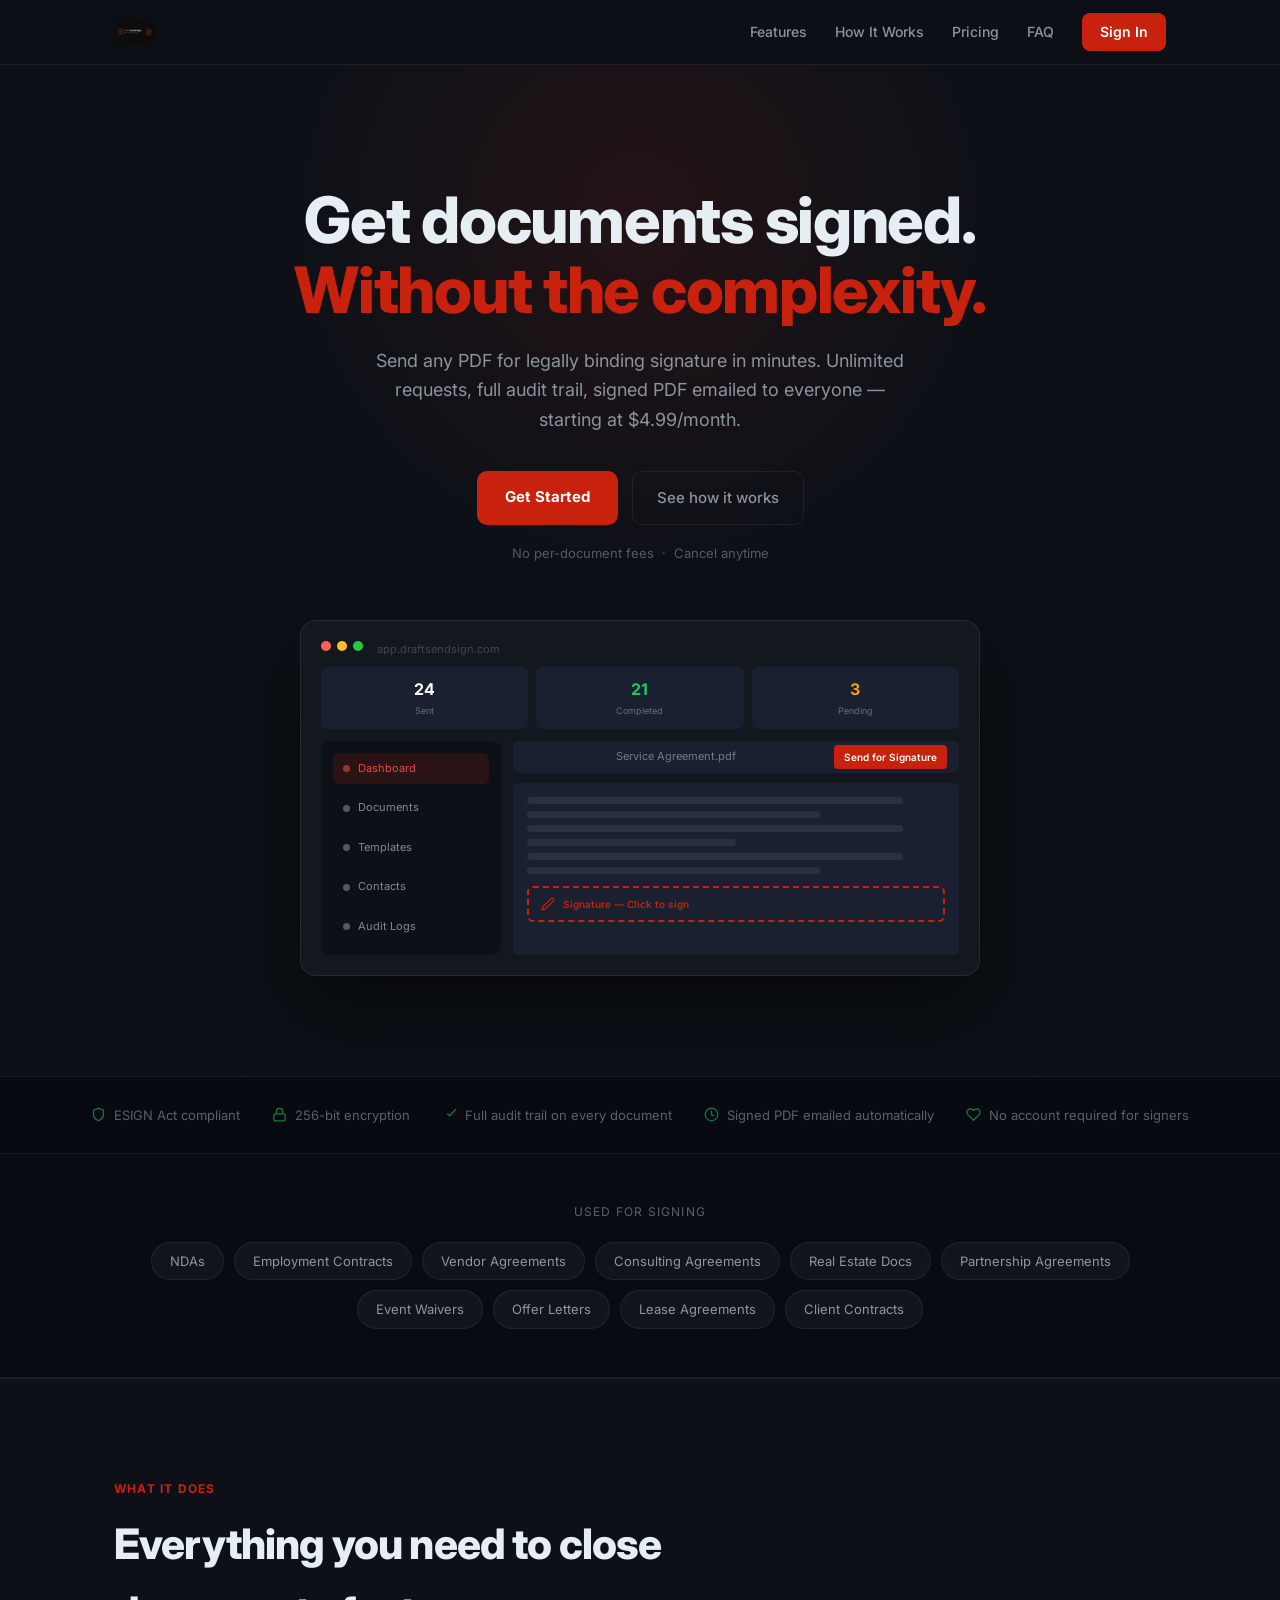
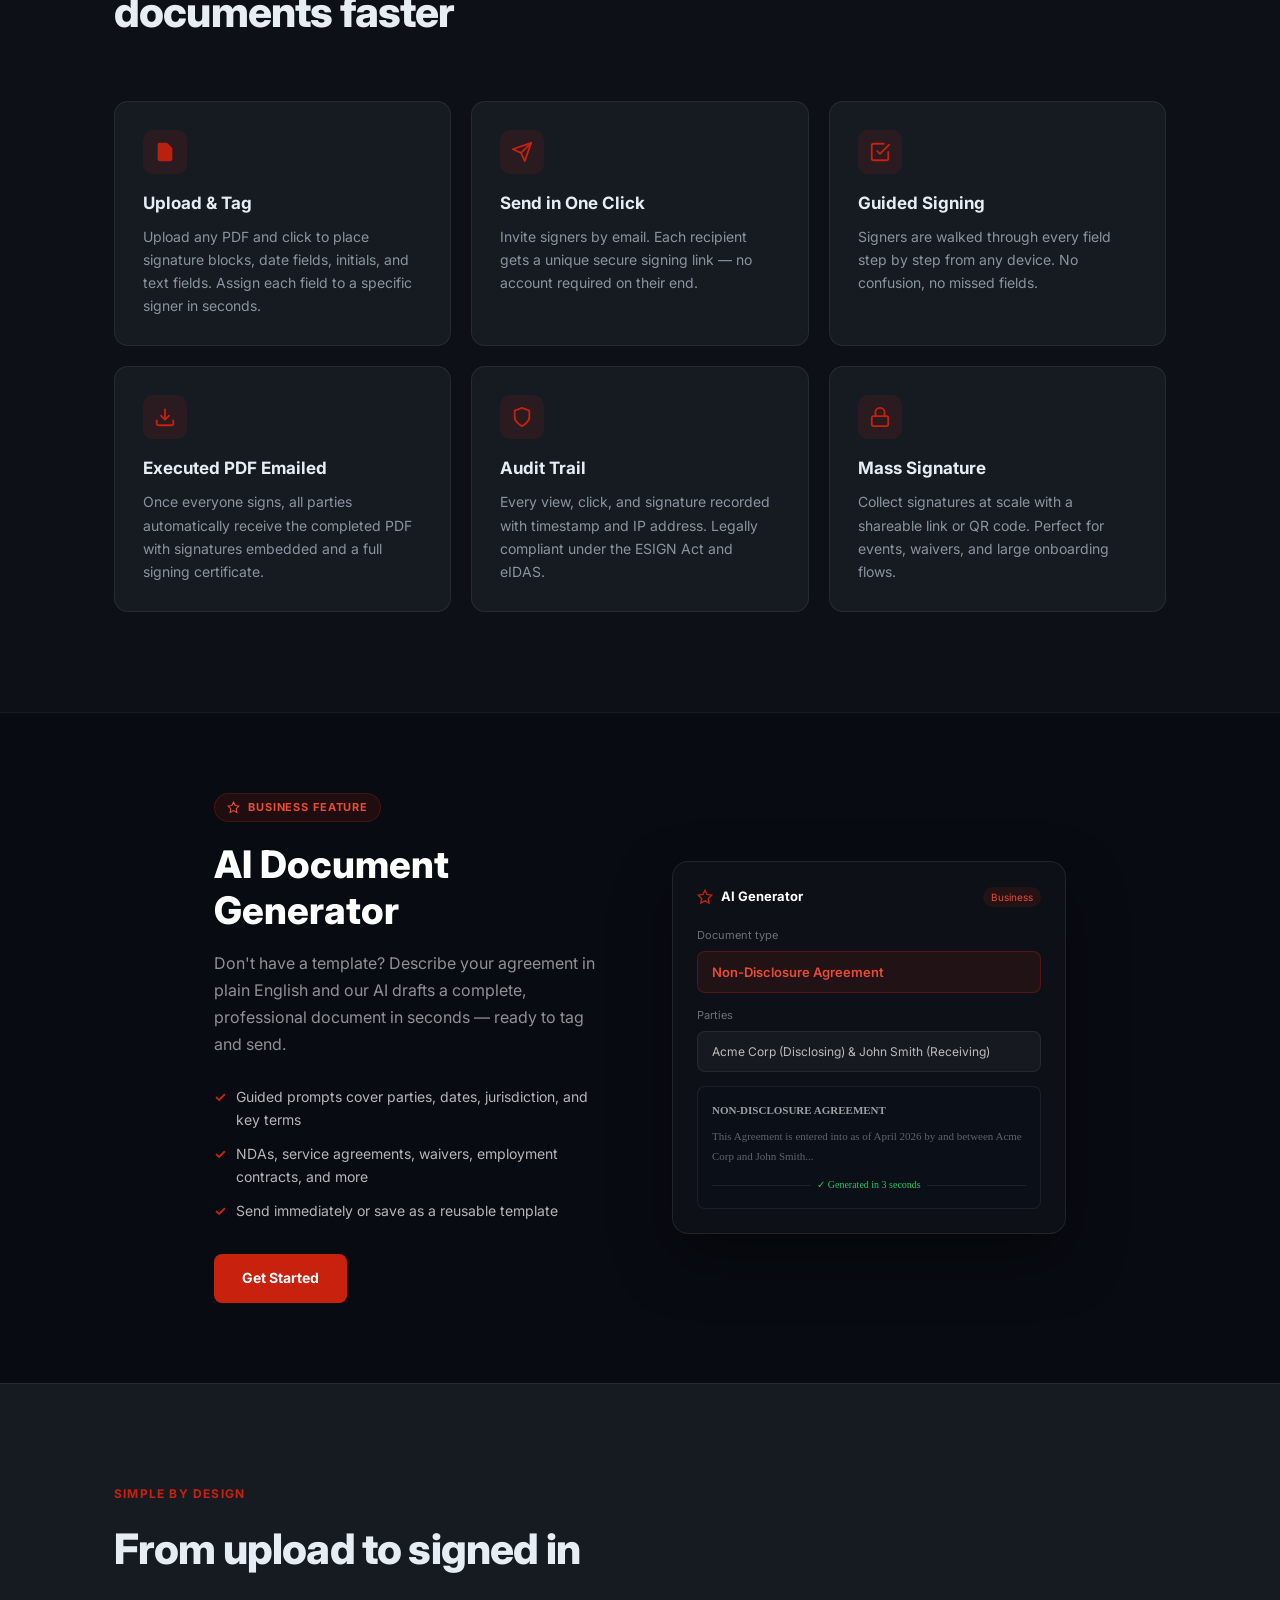
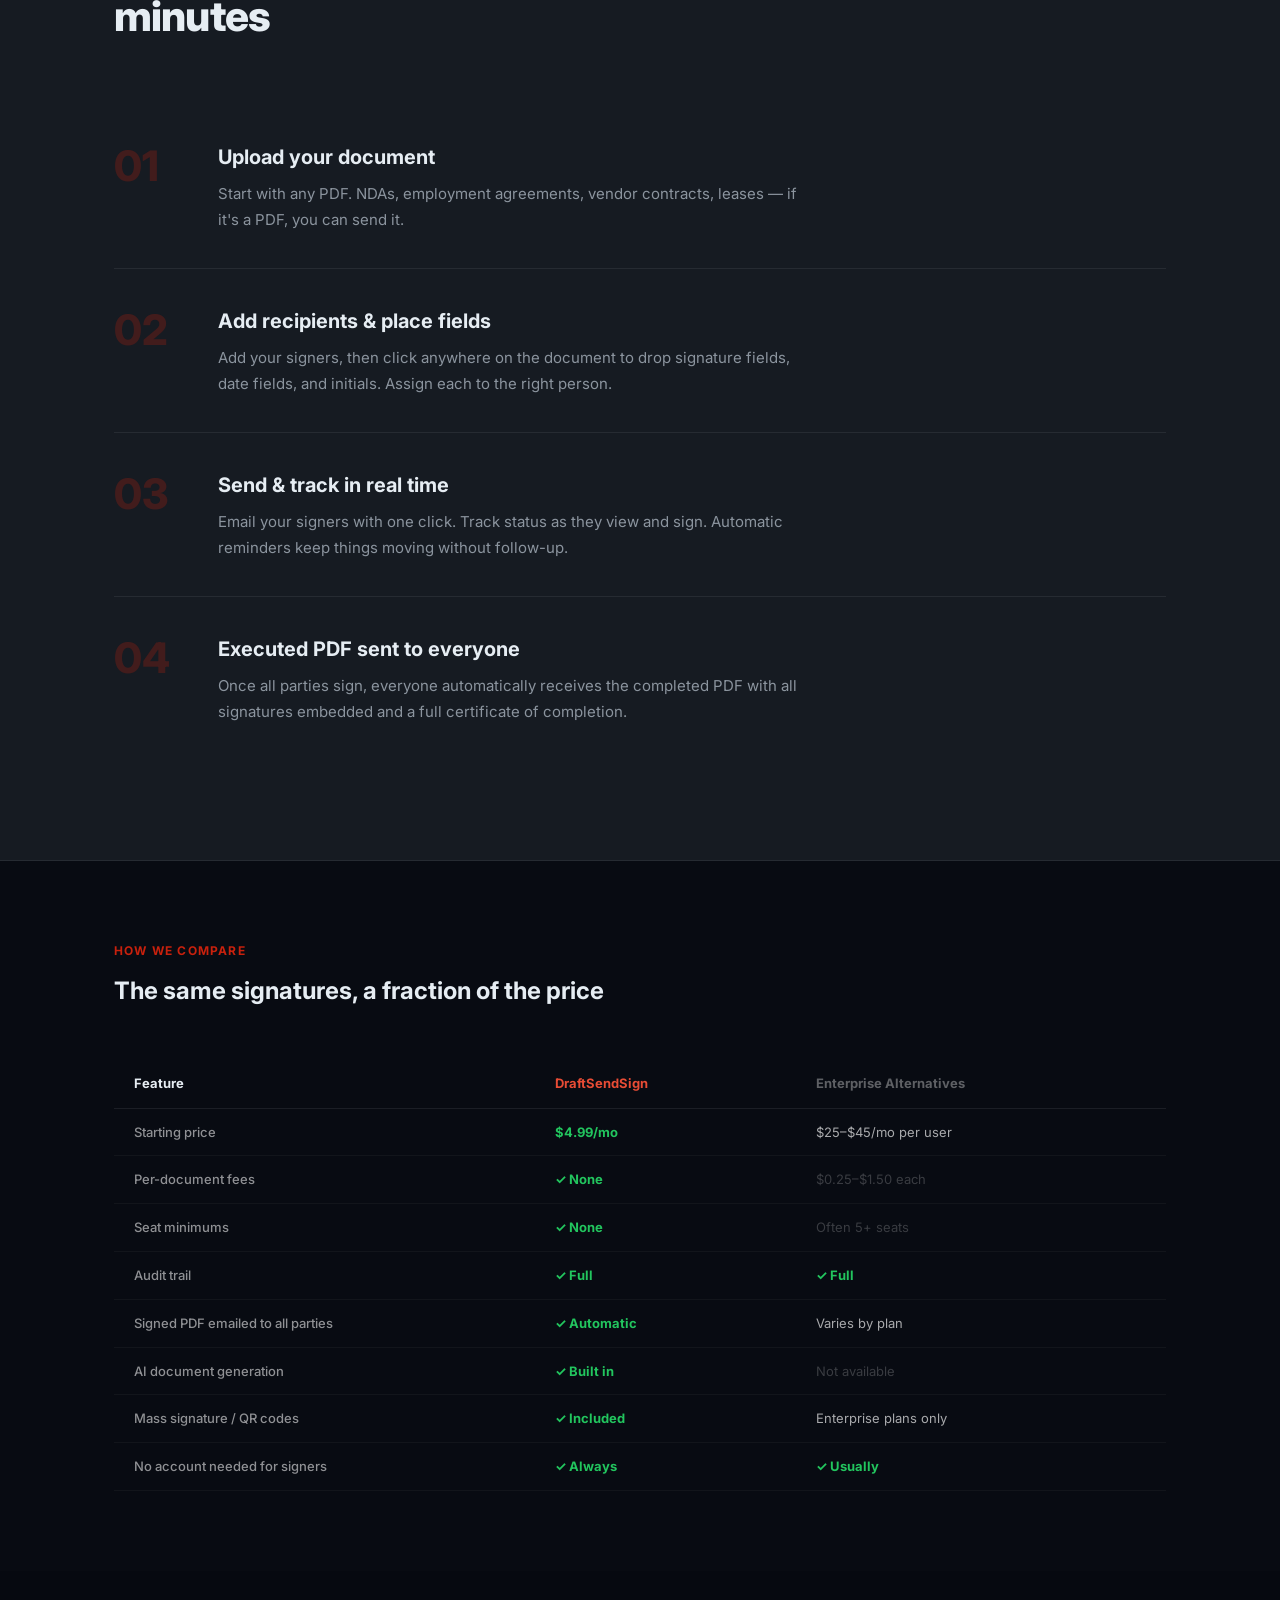
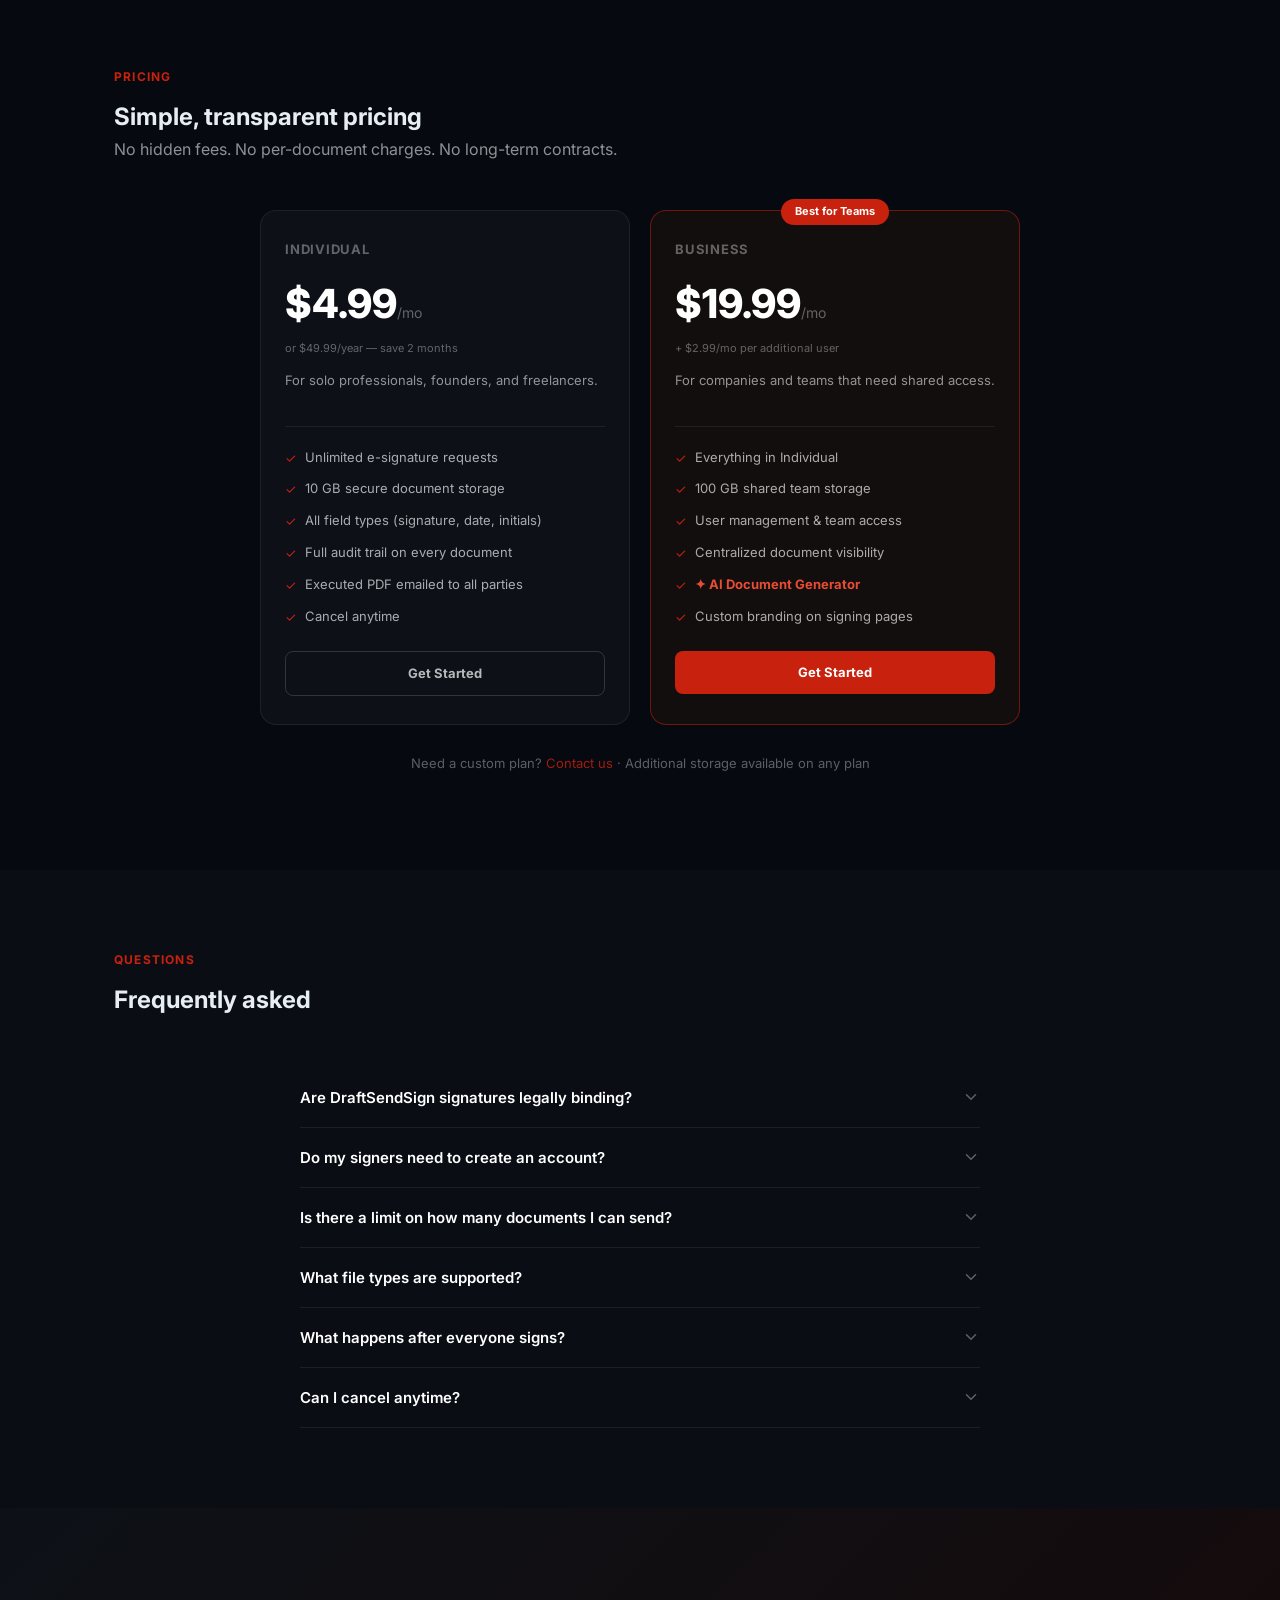
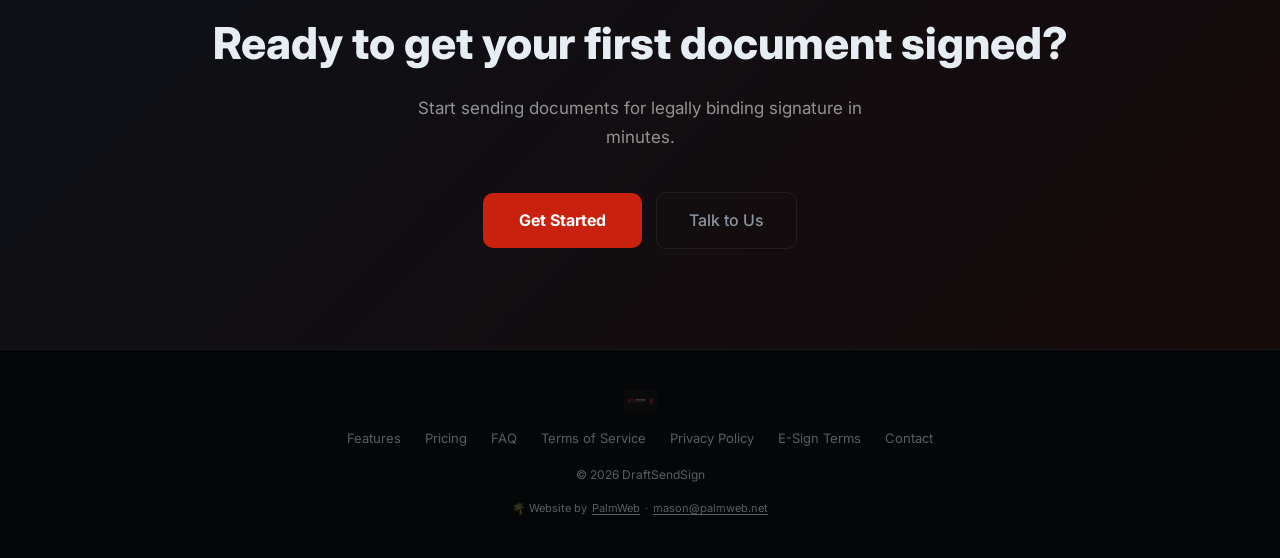
<file: index.html>
<!DOCTYPE html>
<html lang="en">
<head>
  <meta charset="UTF-8">
  <meta name="viewport" content="width=device-width, initial-scale=1">
  <title>DraftSendSign — eSignature Software for Small Teams</title>
  <meta name="description" content="Send documents for legally binding signature in minutes. No per-document fees, no seat minimums. Unlimited e-signatures from $4.99/month.">
  <meta name="keywords" content="electronic signature, esignature, document signing, e-sign, digital signature, small business">
  <meta property="og:title" content="DraftSendSign — eSignatures Built for Small Teams">
  <meta property="og:description" content="Send, sign, and manage legally binding documents in minutes. No per-document fees. No seat minimums.">
  <meta property="og:url" content="https://draftsendsign.com">
  <meta property="og:type" content="website">
  <meta name="twitter:card" content="summary_large_image">
  <link rel="canonical" href="https://draftsendsign.com">
  <link href="https://fonts.googleapis.com/css2?family=Cabinet+Grotesk:wght@400;500;600;700;800&family=Inter:wght@400;500;600&display=swap" rel="stylesheet">
  <link rel="stylesheet" href="styles.css">
  <style>
    /* ── Design tokens ── */
    :root {
      --red: #c8210d;
      --red-light: #e84c35;
      --red-dim: rgba(200,33,13,.12);
      --red-border: rgba(200,33,13,.25);
      --navy: #0d1117;
      --bg: #060910;
      --bg2: #080b12;
      --bg3: #0a0d14;
      --surface: rgba(255,255,255,.04);
      --border: rgba(255,255,255,.07);
      --text: rgba(255,255,255,.9);
      --text-muted: rgba(255,255,255,.55);
      --text-faint: rgba(255,255,255,.35);
    }

    /* ── App mockup ── */
    .hero-visual { margin-top:56px;display:flex;justify-content:center; }
    .app-mockup { background:#13181f;border:1px solid rgba(255,255,255,.08);border-radius:16px;padding:20px;width:100%;max-width:680px;box-shadow:0 32px 80px rgba(0,0,0,.5); }
    .mockup-bar { display:flex;align-items:center;gap:6px;margin-bottom:16px; }
    .mockup-bar span { width:10px;height:10px;border-radius:50%; }
    .mockup-bar .r{background:#ff5f57}.mockup-bar .y{background:#febc2e}.mockup-bar .g{background:#28c840}
    .mockup-body { display:grid;grid-template-columns:180px 1fr;gap:12px; }
    .mockup-sidebar { background:var(--navy);border-radius:8px;padding:12px;display:flex;flex-direction:column;gap:8px; }
    .mockup-nav-item { display:flex;align-items:center;gap:8px;padding:7px 10px;border-radius:6px;font-size:11px;color:rgba(255,255,255,.5); }
    .mockup-nav-item.active { background:rgba(200,33,13,.15);color:var(--red-light); }
    .mockup-nav-dot { width:7px;height:7px;border-radius:50%;background:currentColor;opacity:.6; }
    .mockup-main { display:flex;flex-direction:column;gap:10px; }
    .mockup-topbar { background:#1a2030;border-radius:6px;height:32px;display:flex;align-items:center;padding:0 12px;gap:8px; }
    .mockup-topbar-text { font-size:11px;color:rgba(255,255,255,.4);flex:1; }
    .mockup-btn { background:var(--red);color:#fff;font-size:10px;font-weight:600;padding:4px 10px;border-radius:4px;white-space:nowrap; }
    .mockup-doc { background:#1a2030;border-radius:6px;padding:14px;flex:1; }
    .mockup-doc-line { height:7px;background:rgba(255,255,255,.07);border-radius:4px;margin-bottom:7px; }
    .mockup-doc-line.wide{width:90%}.mockup-doc-line.med{width:70%}.mockup-doc-line.short{width:50%}
    .mockup-sig-field { margin-top:12px;border:2px dashed var(--red);border-radius:6px;padding:8px 12px;display:flex;align-items:center;gap:8px; }
    .mockup-sig-label { font-size:10px;color:var(--red);font-weight:600; }
    .mockup-stats { display:grid;grid-template-columns:repeat(3,1fr);gap:8px; }
    .mockup-stat { background:#1a2030;border-radius:6px;padding:10px;text-align:center; }
    .mockup-stat-val { font-size:16px;font-weight:700;color:#fff; }
    .mockup-stat-label { font-size:9px;color:rgba(255,255,255,.35);margin-top:2px; }

    /* ── Trust bar ── */
    .trust-bar { padding:28px 0;background:#070a10;border-top:1px solid var(--border);border-bottom:1px solid var(--border); }
    .trust-bar-inner { display:flex;align-items:center;justify-content:center;flex-wrap:wrap;gap:32px; }
    .trust-item { display:flex;align-items:center;gap:8px;font-size:13px;color:var(--text-faint);white-space:nowrap; }
    .trust-item svg { flex-shrink:0;opacity:.6; }

    /* ── Use cases ── */
    .use-cases-bar { padding:48px 0;background:var(--bg2);border-bottom:1px solid var(--border); }
    .use-cases-label { font-size:12px;letter-spacing:.1em;text-transform:uppercase;color:var(--text-faint);text-align:center;margin-bottom:20px; }
    .use-cases { display:flex;flex-wrap:wrap;justify-content:center;gap:10px; }
    .use-case { background:var(--surface);border:1px solid var(--border);border-radius:999px;padding:8px 18px;font-size:13px;color:var(--text-muted);transition:border-color .2s,color .2s;cursor:default; }
    .use-case:hover { border-color:var(--red-border);color:#fff; }

    /* ── Pricing ── */
    .pricing { padding:96px 0;background:var(--bg); }
    .pricing-grid { display:grid;grid-template-columns:repeat(2,1fr);gap:20px;max-width:760px;margin:0 auto; }
    .pricing-card { background:var(--navy);border:1px solid var(--border);border-radius:16px;padding:28px 24px;position:relative;transition:border-color .2s; }
    .pricing-card:hover { border-color:var(--red-border); }
    .pricing-card.featured { border-color:rgba(200,33,13,.5);background:#120e0e; }
    .pricing-popular { position:absolute;top:-12px;left:50%;transform:translateX(-50%);background:var(--red);color:#fff;font-size:11px;font-weight:700;padding:4px 14px;border-radius:999px;white-space:nowrap; }
    .pricing-plan { font-size:13px;font-weight:700;text-transform:uppercase;letter-spacing:.06em;color:var(--text-faint);margin-bottom:12px; }
    .pricing-amount { font-size:40px;font-weight:800;color:#fff; }
    .pricing-period { font-size:14px;color:var(--text-faint); }
    .pricing-note { font-size:11px;color:var(--text-faint);margin-top:4px; }
    .pricing-desc { font-size:13px;color:var(--text-muted);margin:12px 0 20px;min-height:36px; }
    .pricing-divider { border:none;border-top:1px solid var(--border);margin:20px 0; }
    .pricing-features { list-style:none;padding:0;margin:0 0 24px;display:flex;flex-direction:column;gap:10px; }
    .pricing-features li { display:flex;align-items:flex-start;gap:8px;font-size:13px;color:rgba(255,255,255,.65); }
    .pricing-features li .check { color:var(--red);flex-shrink:0;margin-top:1px; }
    .pricing-cta { display:block;text-align:center;padding:11px 0;border-radius:8px;font-size:13px;font-weight:700;text-decoration:none;transition:.2s; }
    .pricing-cta.primary { background:var(--red);color:#fff; }
    .pricing-cta.primary:hover { background:#a61b0b; }
    .pricing-cta.ghost { border:1px solid rgba(255,255,255,.15);color:rgba(255,255,255,.7); }
    .pricing-cta.ghost:hover { border-color:rgba(255,255,255,.3);color:#fff; }

    /* ── FAQ ── */
    .faq { padding:80px 0;background:var(--bg3); }
    .faq-list { max-width:680px;margin:48px auto 0;display:flex;flex-direction:column;gap:0; }
    .faq-item { border-bottom:1px solid var(--border); }
    .faq-q { width:100%;text-align:left;background:none;border:none;color:#fff;font-size:15px;font-weight:600;padding:20px 0;cursor:pointer;display:flex;justify-content:space-between;align-items:center;gap:16px;font-family:inherit; }
    .faq-q:hover { color:var(--red-light); }
    .faq-chevron { flex-shrink:0;transition:transform .25s;color:var(--text-faint); }
    .faq-item.open .faq-chevron { transform:rotate(180deg); }
    .faq-a { font-size:14px;color:var(--text-muted);line-height:1.7;max-height:0;overflow:hidden;transition:max-height .3s ease,padding .3s; }
    .faq-item.open .faq-a { max-height:300px;padding-bottom:20px; }

    /* ── CTA bottom ── */
    .cta-bottom { padding:100px 0;background:linear-gradient(135deg,var(--navy) 0%,#160a0a 100%);text-align:center; }
    .cta-bottom h2 { font-size:clamp(28px,4vw,44px);font-weight:800;margin-bottom:16px; }
    .cta-bottom p { color:var(--text-muted);font-size:17px;line-height:1.7;margin-bottom:40px;max-width:500px;margin-left:auto;margin-right:auto; }
    .cta-buttons { display:flex;align-items:center;justify-content:center;gap:14px;flex-wrap:wrap; }

    /* ── Comparison ── */
    .comparison { padding:80px 0;background:var(--bg2); }
    .comparison-table { width:100%;border-collapse:collapse;margin-top:48px; }
    .comparison-table th { padding:14px 20px;font-size:13px;font-weight:700;text-align:left;border-bottom:1px solid rgba(255,255,255,.08); }
    .comparison-table th.dss { color:var(--red-light); }
    .comparison-table th.other { color:var(--text-faint); }
    .comparison-table td { padding:13px 20px;font-size:13px;color:rgba(255,255,255,.65);border-bottom:1px solid rgba(255,255,255,.04); }
    .comparison-table tr:hover td { background:rgba(255,255,255,.02); }
    .comparison-table td.feature { color:var(--text-muted);font-weight:500; }
    .check-yes { color:#22c55e;font-weight:700; }
    .check-no { color:rgba(255,255,255,.2); }

    /* ── Footer ── */
    .site-footer { background:#040608;padding:40px 0;border-top:1px solid var(--border); }
    .footer-inner { display:flex;align-items:center;justify-content:space-between;flex-wrap:wrap;gap:16px; }
    .footer-links { display:flex;gap:24px; }
    .footer-links a { font-size:13px;color:var(--text-faint);text-decoration:none;transition:color .2s; }
    .footer-links a:hover { color:#fff; }

    /* ── Responsive ── */
    @media(max-width:900px){
      .mockup-body { grid-template-columns:1fr; }
      .mockup-sidebar { display:none; }
      .pricing-grid { grid-template-columns:1fr; }
    }
    @media(max-width:600px){
      .trust-bar-inner { gap:20px; }
      .comparison-table th:nth-child(3),.comparison-table td:nth-child(3) { display:none; }
      .footer-inner { flex-direction:column;align-items:flex-start; }
    }
  </style>
</head>
<body>

<!-- NAV -->
<nav class="nav">
  <div class="nav-inner">
    <a href="/" class="nav-brand">
      <img src="assets/dss-wordmark.jpg" alt="DraftSendSign" class="nav-wordmark" style="height:28px;width:auto;">
    </a>
    <div class="nav-links">
      <a href="#features">Features</a>
      <a href="#how-it-works">How It Works</a>
      <a href="#pricing">Pricing</a>
      <a href="#faq">FAQ</a>
      <a href="https://app.draftsendsign.com/#/login" class="btn-nav">Sign In</a>
    </div>
  </div>
</nav>

<!-- HERO -->
<section class="hero">
  <div class="hero-inner" style="max-width:820px;">
    <h1 style="font-size:clamp(36px,5.5vw,64px);line-height:1.1;font-weight:800;margin-bottom:20px;">
      Get documents signed.<br><span class="accent">Without the complexity.</span>
    </h1>
    <p class="hero-sub" style="max-width:540px;margin:0 auto 36px;font-size:18px;line-height:1.65;">
      Send any PDF for legally binding signature in minutes. Unlimited requests, full audit trail, signed PDF emailed to everyone — starting at $4.99/month.
    </p>
    <div class="hero-cta">
      <a href="https://app.draftsendsign.com/#/signup" class="btn-primary">Get Started</a>
      <a href="#how-it-works" class="btn-ghost">See how it works</a>
    </div>
    <p style="font-size:13px;color:rgba(255,255,255,.3);margin-top:18px;">No per-document fees &nbsp;·&nbsp; Cancel anytime</p>
  </div>

  <!-- App mockup -->
  <div class="hero-visual">
    <div class="app-mockup">
      <div class="mockup-bar">
        <span class="r"></span><span class="y"></span><span class="g"></span>
        <span style="margin-left:8px;font-size:11px;color:rgba(255,255,255,.2);">app.draftsendsign.com</span>
      </div>
      <div class="mockup-stats" style="margin-bottom:12px;">
        <div class="mockup-stat"><div class="mockup-stat-val">24</div><div class="mockup-stat-label">Sent</div></div>
        <div class="mockup-stat"><div class="mockup-stat-val" style="color:#22c55e;">21</div><div class="mockup-stat-label">Completed</div></div>
        <div class="mockup-stat"><div class="mockup-stat-val" style="color:#f59e0b;">3</div><div class="mockup-stat-label">Pending</div></div>
      </div>
      <div class="mockup-body">
        <div class="mockup-sidebar">
          <div class="mockup-nav-item active"><span class="mockup-nav-dot"></span>Dashboard</div>
          <div class="mockup-nav-item"><span class="mockup-nav-dot"></span>Documents</div>
          <div class="mockup-nav-item"><span class="mockup-nav-dot"></span>Templates</div>
          <div class="mockup-nav-item"><span class="mockup-nav-dot"></span>Contacts</div>
          <div class="mockup-nav-item"><span class="mockup-nav-dot"></span>Audit Logs</div>
        </div>
        <div class="mockup-main">
          <div class="mockup-topbar">
            <span class="mockup-topbar-text">Service Agreement.pdf</span>
            <span class="mockup-btn">Send for Signature</span>
          </div>
          <div class="mockup-doc">
            <div class="mockup-doc-line wide"></div>
            <div class="mockup-doc-line med"></div>
            <div class="mockup-doc-line wide"></div>
            <div class="mockup-doc-line short"></div>
            <div class="mockup-doc-line wide"></div>
            <div class="mockup-doc-line med"></div>
            <div class="mockup-sig-field">
              <svg width="14" height="14" viewBox="0 0 24 24" fill="none"><path d="M17 3a2.85 2.83 0 1 1 4 4L7.5 20.5 2 22l1.5-5.5Z" stroke="#c8210d" stroke-width="2"/></svg>
              <span class="mockup-sig-label">Signature — Click to sign</span>
            </div>
          </div>
        </div>
      </div>
    </div>
  </div>
  <div class="hero-glow"></div>
</section>

<!-- TRUST BAR -->
<div class="trust-bar">
  <div class="trust-bar-inner">
    <div class="trust-item">
      <svg width="15" height="15" viewBox="0 0 24 24" fill="none"><path d="M12 22s8-4 8-10V5l-8-3-8 3v7c0 6 8 10 8 10z" stroke="#22c55e" stroke-width="2"/></svg>
      ESIGN Act compliant
    </div>
    <div class="trust-item">
      <svg width="15" height="15" viewBox="0 0 24 24" fill="none"><rect x="3" y="11" width="18" height="11" rx="2" stroke="#22c55e" stroke-width="2"/><path d="M7 11V7a5 5 0 0 1 10 0v4" stroke="#22c55e" stroke-width="2"/></svg>
      256-bit encryption
    </div>
    <div class="trust-item">
      <svg width="15" height="15" viewBox="0 0 24 24" fill="none"><path d="M9 11l3 3L22 4" stroke="#22c55e" stroke-width="2" stroke-linecap="round"/></svg>
      Full audit trail on every document
    </div>
    <div class="trust-item">
      <svg width="15" height="15" viewBox="0 0 24 24" fill="none"><circle cx="12" cy="12" r="10" stroke="#22c55e" stroke-width="2"/><path d="M12 6v6l4 2" stroke="#22c55e" stroke-width="2" stroke-linecap="round"/></svg>
      Signed PDF emailed automatically
    </div>
    <div class="trust-item">
      <svg width="15" height="15" viewBox="0 0 24 24" fill="none"><path d="M20.84 4.61a5.5 5.5 0 0 0-7.78 0L12 5.67l-1.06-1.06a5.5 5.5 0 0 0-7.78 7.78l1.06 1.06L12 21.23l7.78-7.78 1.06-1.06a5.5 5.5 0 0 0 0-7.78z" stroke="#22c55e" stroke-width="2"/></svg>
      No account required for signers
    </div>
  </div>
</div>

<!-- USE CASES -->
<div class="use-cases-bar">
  <div class="section-inner">
    <p class="use-cases-label">Used for signing</p>
    <div class="use-cases">
      <span class="use-case">NDAs</span>
      <span class="use-case">Employment Contracts</span>
      <span class="use-case">Vendor Agreements</span>
      <span class="use-case">Consulting Agreements</span>
      <span class="use-case">Real Estate Docs</span>
      <span class="use-case">Partnership Agreements</span>
      <span class="use-case">Event Waivers</span>
      <span class="use-case">Offer Letters</span>
      <span class="use-case">Lease Agreements</span>
      <span class="use-case">Client Contracts</span>
    </div>
  </div>
</div>

<!-- FEATURES -->
<section class="features" id="features">
  <div class="section-inner">
    <p class="section-label">What it does</p>
    <h2>Everything you need to close documents faster</h2>
    <div class="features-grid">
      <div class="feature-card">
        <div class="feature-icon">
          <svg width="22" height="22" viewBox="0 0 24 24" fill="none"><path d="M14 2H6a2 2 0 0 0-2 2v16a2 2 0 0 0 2 2h12a2 2 0 0 0 2-2V8l-6-6z" fill="#c8210d" opacity=".9"/><path d="M14 2v6h6" fill="#c8210d" opacity=".5"/></svg>
        </div>
        <h3>Upload & Tag</h3>
        <p>Upload any PDF and click to place signature blocks, date fields, initials, and text fields. Assign each field to a specific signer in seconds.</p>
      </div>
      <div class="feature-card">
        <div class="feature-icon">
          <svg width="22" height="22" viewBox="0 0 24 24" fill="none"><path d="M22 2L11 13" stroke="#c8210d" stroke-width="2" stroke-linecap="round" stroke-linejoin="round"/><path d="M22 2L15 22 11 13 2 9l20-7z" stroke="#c8210d" stroke-width="2" stroke-linecap="round" stroke-linejoin="round"/></svg>
        </div>
        <h3>Send in One Click</h3>
        <p>Invite signers by email. Each recipient gets a unique secure signing link — no account required on their end.</p>
      </div>
      <div class="feature-card">
        <div class="feature-icon">
          <svg width="22" height="22" viewBox="0 0 24 24" fill="none"><path d="M9 11l3 3L22 4" stroke="#c8210d" stroke-width="2" stroke-linecap="round" stroke-linejoin="round"/><path d="M21 12v7a2 2 0 0 1-2 2H5a2 2 0 0 1-2-2V5a2 2 0 0 1 2-2h11" stroke="#c8210d" stroke-width="2" stroke-linecap="round" stroke-linejoin="round"/></svg>
        </div>
        <h3>Guided Signing</h3>
        <p>Signers are walked through every field step by step from any device. No confusion, no missed fields.</p>
      </div>
      <div class="feature-card">
        <div class="feature-icon">
          <svg width="22" height="22" viewBox="0 0 24 24" fill="none"><path d="M21 15v4a2 2 0 0 1-2 2H5a2 2 0 0 1-2-2v-4" stroke="#c8210d" stroke-width="2"/><polyline points="7 10 12 15 17 10" stroke="#c8210d" stroke-width="2"/><line x1="12" y1="15" x2="12" y2="3" stroke="#c8210d" stroke-width="2"/></svg>
        </div>
        <h3>Executed PDF Emailed</h3>
        <p>Once everyone signs, all parties automatically receive the completed PDF with signatures embedded and a full signing certificate.</p>
      </div>
      <div class="feature-card">
        <div class="feature-icon">
          <svg width="22" height="22" viewBox="0 0 24 24" fill="none"><path d="M12 22s8-4 8-10V5l-8-3-8 3v7c0 6 8 10 8 10z" stroke="#c8210d" stroke-width="2" stroke-linecap="round" stroke-linejoin="round"/></svg>
        </div>
        <h3>Audit Trail</h3>
        <p>Every view, click, and signature recorded with timestamp and IP address. Legally compliant under the ESIGN Act and eIDAS.</p>
      </div>
      <div class="feature-card">
        <div class="feature-icon">
          <svg width="22" height="22" viewBox="0 0 24 24" fill="none"><rect x="3" y="11" width="18" height="11" rx="2" stroke="#c8210d" stroke-width="2"/><path d="M7 11V7a5 5 0 0 1 10 0v4" stroke="#c8210d" stroke-width="2" stroke-linecap="round"/></svg>
        </div>
        <h3>Mass Signature</h3>
        <p>Collect signatures at scale with a shareable link or QR code. Perfect for events, waivers, and large onboarding flows.</p>
      </div>
    </div>
  </div>
</section>

<!-- AI FEATURE -->
<section style="padding:80px 0;background:var(--bg2);border-top:1px solid var(--border);">
  <div class="section-inner" style="max-width:900px;">
    <div style="display:grid;grid-template-columns:1fr 1fr;gap:64px;align-items:center;">
      <div>
        <div style="display:inline-flex;align-items:center;gap:8px;background:var(--red-dim);border:1px solid var(--red-border);color:var(--red-light);font-size:11px;font-weight:700;letter-spacing:.08em;text-transform:uppercase;padding:5px 12px;border-radius:999px;margin-bottom:20px;">
          <svg width="13" height="13" viewBox="0 0 24 24" fill="none"><path d="M12 2l3.09 6.26L22 9.27l-5 4.87 1.18 6.88L12 17.77l-6.18 3.25L7 14.14 2 9.27l6.91-1.01L12 2z" stroke="currentColor" stroke-width="2" stroke-linecap="round"/></svg>
          Business Feature
        </div>
        <h2 style="font-size:clamp(26px,3.5vw,38px);font-weight:800;color:#fff;line-height:1.2;margin-bottom:16px;">AI Document Generator</h2>
        <p style="font-size:16px;color:var(--text-muted);line-height:1.7;margin-bottom:28px;">Don't have a template? Describe your agreement in plain English and our AI drafts a complete, professional document in seconds — ready to tag and send.</p>
        <ul style="list-style:none;padding:0;margin:0 0 32px;display:flex;flex-direction:column;gap:12px;">
          <li style="display:flex;align-items:flex-start;gap:10px;font-size:14px;color:rgba(255,255,255,.7);"><span style="color:var(--red);font-weight:700;">✓</span> Guided prompts cover parties, dates, jurisdiction, and key terms</li>
          <li style="display:flex;align-items:flex-start;gap:10px;font-size:14px;color:rgba(255,255,255,.7);"><span style="color:var(--red);font-weight:700;">✓</span> NDAs, service agreements, waivers, employment contracts, and more</li>
          <li style="display:flex;align-items:flex-start;gap:10px;font-size:14px;color:rgba(255,255,255,.7);"><span style="color:var(--red);font-weight:700;">✓</span> Send immediately or save as a reusable template</li>
        </ul>
        <a href="https://app.draftsendsign.com/#/signup" style="display:inline-block;background:var(--red);color:#fff;font-size:14px;font-weight:700;text-decoration:none;padding:13px 28px;border-radius:8px;">Get Started</a>
      </div>
      <div style="background:var(--navy);border:1px solid rgba(255,255,255,.08);border-radius:16px;padding:24px;box-shadow:0 24px 60px rgba(0,0,0,.4);">
        <div style="display:flex;align-items:center;gap:8px;margin-bottom:20px;">
          <svg width="16" height="16" viewBox="0 0 24 24" fill="none"><path d="M12 2l3.09 6.26L22 9.27l-5 4.87 1.18 6.88L12 17.77l-6.18 3.25L7 14.14 2 9.27l6.91-1.01L12 2z" stroke="#c8210d" stroke-width="2" stroke-linecap="round"/></svg>
          <span style="font-size:13px;font-weight:700;color:#fff;">AI Generator</span>
          <span style="margin-left:auto;font-size:10px;background:var(--red-dim);color:var(--red-light);padding:2px 8px;border-radius:999px;">Business</span>
        </div>
        <div style="margin-bottom:14px;"><div style="font-size:11px;color:rgba(255,255,255,.4);margin-bottom:6px;">Document type</div><div style="background:rgba(200,33,13,.1);border:1px solid rgba(200,33,13,.3);border-radius:8px;padding:10px 14px;font-size:13px;color:var(--red-light);font-weight:600;">Non-Disclosure Agreement</div></div>
        <div style="margin-bottom:14px;"><div style="font-size:11px;color:rgba(255,255,255,.4);margin-bottom:6px;">Parties</div><div style="background:var(--surface);border:1px solid var(--border);border-radius:8px;padding:10px 14px;font-size:12px;color:rgba(255,255,255,.7);">Acme Corp (Disclosing) &amp; John Smith (Receiving)</div></div>
        <div style="background:#0a0f18;border-radius:8px;padding:14px;font-size:11px;color:rgba(255,255,255,.35);line-height:1.8;font-family:Georgia,serif;border:1px solid var(--border);">
          <div style="color:rgba(255,255,255,.6);font-weight:700;margin-bottom:6px;font-family:inherit;">NON-DISCLOSURE AGREEMENT</div>
          This Agreement is entered into as of April 2026 by and between Acme Corp and John Smith...
          <div style="margin-top:10px;display:flex;align-items:center;gap:6px;">
            <div style="height:1px;flex:1;background:rgba(255,255,255,.08);"></div>
            <span style="color:#22c55e;font-size:10px;">✓ Generated in 3 seconds</span>
            <div style="height:1px;flex:1;background:rgba(255,255,255,.08);"></div>
          </div>
        </div>
      </div>
    </div>
  </div>
</section>

<!-- HOW IT WORKS -->
<section class="how" id="how-it-works">
  <div class="section-inner">
    <p class="section-label">Simple by design</p>
    <h2>From upload to signed in minutes</h2>
    <div class="steps">
      <div class="step">
        <div class="step-num">01</div>
        <div class="step-content">
          <h3>Upload your document</h3>
          <p>Start with any PDF. NDAs, employment agreements, vendor contracts, leases — if it's a PDF, you can send it.</p>
        </div>
      </div>
      <div class="step">
        <div class="step-num">02</div>
        <div class="step-content">
          <h3>Add recipients & place fields</h3>
          <p>Add your signers, then click anywhere on the document to drop signature fields, date fields, and initials. Assign each to the right person.</p>
        </div>
      </div>
      <div class="step">
        <div class="step-num">03</div>
        <div class="step-content">
          <h3>Send & track in real time</h3>
          <p>Email your signers with one click. Track status as they view and sign. Automatic reminders keep things moving without follow-up.</p>
        </div>
      </div>
      <div class="step">
        <div class="step-num">04</div>
        <div class="step-content">
          <h3>Executed PDF sent to everyone</h3>
          <p>Once all parties sign, everyone automatically receives the completed PDF with all signatures embedded and a full certificate of completion.</p>
        </div>
      </div>
    </div>
  </div>
</section>

<!-- COMPARISON -->
<section class="comparison">
  <div class="section-inner">
    <p class="section-label">How we compare</p>
    <h2>The same signatures, a fraction of the price</h2>
    <table class="comparison-table">
      <thead>
        <tr>
          <th style="width:40%;">Feature</th>
          <th class="dss">DraftSendSign</th>
          <th class="other">Enterprise Alternatives</th>
        </tr>
      </thead>
      <tbody>
        <tr><td class="feature">Starting price</td><td><strong style="color:#22c55e;">$4.99/mo</strong></td><td>$25–$45/mo per user</td></tr>
        <tr><td class="feature">Per-document fees</td><td><span class="check-yes">✓ None</span></td><td><span class="check-no">$0.25–$1.50 each</span></td></tr>
        <tr><td class="feature">Seat minimums</td><td><span class="check-yes">✓ None</span></td><td><span class="check-no">Often 5+ seats</span></td></tr>
        <tr><td class="feature">Audit trail</td><td><span class="check-yes">✓ Full</span></td><td><span class="check-yes">✓ Full</span></td></tr>
        <tr><td class="feature">Signed PDF emailed to all parties</td><td><span class="check-yes">✓ Automatic</span></td><td>Varies by plan</td></tr>
        <tr><td class="feature">AI document generation</td><td><span class="check-yes">✓ Built in</span></td><td><span class="check-no">Not available</span></td></tr>
        <tr><td class="feature">Mass signature / QR codes</td><td><span class="check-yes">✓ Included</span></td><td>Enterprise plans only</td></tr>
        <tr><td class="feature">No account needed for signers</td><td><span class="check-yes">✓ Always</span></td><td><span class="check-yes">✓ Usually</span></td></tr>
      </tbody>
    </table>
  </div>
</section>

<!-- PRICING -->
<section class="pricing" id="pricing">
  <div class="section-inner">
    <p class="section-label">Pricing</p>
    <h2>Simple, transparent pricing</h2>
    <p style="color:var(--text-muted);margin-bottom:48px;font-size:16px;">No hidden fees. No per-document charges. No long-term contracts.</p>
    <div class="pricing-grid">
      <!-- Individual -->
      <div class="pricing-card">
        <div class="pricing-plan">Individual</div>
        <div><span class="pricing-amount">$4.99</span><span class="pricing-period">/mo</span></div>
        <div class="pricing-note">or $49.99/year — save 2 months</div>
        <div class="pricing-desc">For solo professionals, founders, and freelancers.</div>
        <hr class="pricing-divider">
        <ul class="pricing-features">
          <li><span class="check">✓</span> Unlimited e-signature requests</li>
          <li><span class="check">✓</span> 10 GB secure document storage</li>
          <li><span class="check">✓</span> All field types (signature, date, initials)</li>
          <li><span class="check">✓</span> Full audit trail on every document</li>
          <li><span class="check">✓</span> Executed PDF emailed to all parties</li>
          <li><span class="check">✓</span> Cancel anytime</li>
        </ul>
        <a href="https://app.draftsendsign.com/#/signup" class="pricing-cta ghost">Get Started</a>
      </div>
      <!-- Business -->
      <div class="pricing-card featured">
        <div class="pricing-popular">Best for Teams</div>
        <div class="pricing-plan">Business</div>
        <div><span class="pricing-amount">$19.99</span><span class="pricing-period">/mo</span></div>
        <div class="pricing-note">+ $2.99/mo per additional user</div>
        <div class="pricing-desc">For companies and teams that need shared access.</div>
        <hr class="pricing-divider">
        <ul class="pricing-features">
          <li><span class="check">✓</span> Everything in Individual</li>
          <li><span class="check">✓</span> 100 GB shared team storage</li>
          <li><span class="check">✓</span> User management & team access</li>
          <li><span class="check">✓</span> Centralized document visibility</li>
          <li><span class="check">✓</span><strong style="color:var(--red-light);"> ✦ AI Document Generator</strong></li>
          <li><span class="check">✓</span> Custom branding on signing pages</li>
        </ul>
        <a href="https://app.draftsendsign.com/#/signup" class="pricing-cta primary">Get Started</a>
      </div>
    </div>
    <p style="text-align:center;margin-top:28px;font-size:13px;color:var(--text-faint);">
      Need a custom plan? <a href="mailto:help@draftsendsign.com" style="color:rgba(200,33,13,.8);text-decoration:none;">Contact us</a> · Additional storage available on any plan
    </p>
  </div>
</section>

<!-- FAQ -->
<section class="faq" id="faq">
  <div class="section-inner">
    <p class="section-label">Questions</p>
    <h2>Frequently asked</h2>
    <div class="faq-list">
      <div class="faq-item">
        <button class="faq-q">Are DraftSendSign signatures legally binding?<svg class="faq-chevron" width="18" height="18" viewBox="0 0 24 24" fill="none"><path d="M6 9l6 6 6-6" stroke="currentColor" stroke-width="2" stroke-linecap="round"/></svg></button>
        <div class="faq-a">Yes. DraftSendSign captures the signer's intent, IP address, timestamp, and consent — meeting the legal requirements of the ESIGN Act (US), UETA, and eIDAS (EU). Every completed document includes a full audit trail and signing certificate.</div>
      </div>
      <div class="faq-item">
        <button class="faq-q">Do my signers need to create an account?<svg class="faq-chevron" width="18" height="18" viewBox="0 0 24 24" fill="none"><path d="M6 9l6 6 6-6" stroke="currentColor" stroke-width="2" stroke-linecap="round"/></svg></button>
        <div class="faq-a">No. Signers receive a unique secure link by email and can sign directly in their browser — no account, no app, no friction.</div>
      </div>
      <div class="faq-item">
        <button class="faq-q">Is there a limit on how many documents I can send?<svg class="faq-chevron" width="18" height="18" viewBox="0 0 24 24" fill="none"><path d="M6 9l6 6 6-6" stroke="currentColor" stroke-width="2" stroke-linecap="round"/></svg></button>
        <div class="faq-a">No limits — both plans include unlimited e-signature requests. You'll never be charged per document or per signature.</div>
      </div>
      <div class="faq-item">
        <button class="faq-q">What file types are supported?<svg class="faq-chevron" width="18" height="18" viewBox="0 0 24 24" fill="none"><path d="M6 9l6 6 6-6" stroke="currentColor" stroke-width="2" stroke-linecap="round"/></svg></button>
        <div class="faq-a">DraftSendSign works with PDF files. If you have a Word document or other format, simply export it as a PDF first (File → Save As → PDF in Word works perfectly).</div>
      </div>
      <div class="faq-item">
        <button class="faq-q">What happens after everyone signs?<svg class="faq-chevron" width="18" height="18" viewBox="0 0 24 24" fill="none"><path d="M6 9l6 6 6-6" stroke="currentColor" stroke-width="2" stroke-linecap="round"/></svg></button>
        <div class="faq-a">The moment the last person signs, DraftSendSign automatically emails the executed PDF — with all signatures embedded — to every party. No manual steps required.</div>
      </div>
      <div class="faq-item">
        <button class="faq-q">Can I cancel anytime?<svg class="faq-chevron" width="18" height="18" viewBox="0 0 24 24" fill="none"><path d="M6 9l6 6 6-6" stroke="currentColor" stroke-width="2" stroke-linecap="round"/></svg></button>
        <div class="faq-a">Yes. Cancel anytime from your account — no questions asked, no cancellation fees. Your signed documents remain accessible through the end of your billing period.</div>
      </div>
    </div>
  </div>
</section>

<!-- BOTTOM CTA -->
<section class="cta-bottom">
  <div class="section-inner">
    <h2>Ready to get your first document signed?</h2>
    <p>Start sending documents for legally binding signature in minutes.</p>
    <div class="cta-buttons">
      <a href="https://app.draftsendsign.com/#/signup" class="btn-primary" style="font-size:16px;padding:15px 36px;">Get Started</a>
      <a href="mailto:help@draftsendsign.com" class="btn-ghost" style="font-size:16px;padding:15px 32px;">Talk to Us</a>
    </div>
  </div>
</section>

<!-- FOOTER -->
<footer class="site-footer">
  <div class="section-inner">
    <div class="footer-inner">
      <img src="assets/dss-wordmark.jpg" alt="DraftSendSign" style="height:22px;width:auto;opacity:.7;">
      <div class="footer-links">
        <a href="#features">Features</a>
        <a href="#pricing">Pricing</a>
        <a href="#faq">FAQ</a>
        <a href="/legal/terms.html">Terms of Service</a>
        <a href="/legal/privacy.html">Privacy Policy</a>
        <a href="/legal/esign-terms.html">E-Sign Terms</a>
        <a href="mailto:help@draftsendsign.com">Contact</a>
      </div>
      <p style="font-size:12px;color:var(--text-faint);margin:0;">© 2026 DraftSendSign</p>
      <p style="font-size:11px;color:var(--text-faint);margin:0;display:flex;align-items:center;gap:5px;">🌴 Website by <a href="https://palmweb.net" target="_blank" rel="noopener noreferrer" style="color:rgba(255,255,255,.35);text-decoration:underline;text-underline-offset:2px;">PalmWeb</a> &middot; <a href="mailto:mason@palmweb.net" style="color:rgba(255,255,255,.35);text-decoration:underline;text-underline-offset:2px;">mason@palmweb.net</a></p>
    </div>
  </div>
</footer>

<script>
  // FAQ accordion
  document.querySelectorAll('.faq-q').forEach(btn => {
    btn.addEventListener('click', () => {
      const item = btn.closest('.faq-item');
      const isOpen = item.classList.contains('open');
      document.querySelectorAll('.faq-item').forEach(i => i.classList.remove('open'));
      if (!isOpen) item.classList.add('open');
    });
  });
</script>

<!-- Google Analytics GA4 -->
<script async src="https://www.googletagmanager.com/gtag/js?id=G-J7VJ0GV33P"></script>
<script>
  window.dataLayer = window.dataLayer || [];
  function gtag(){dataLayer.push(arguments);}
  gtag('js', new Date());
  gtag('config', 'G-J7VJ0GV33P');
</script>
</body>
</html>
</file>
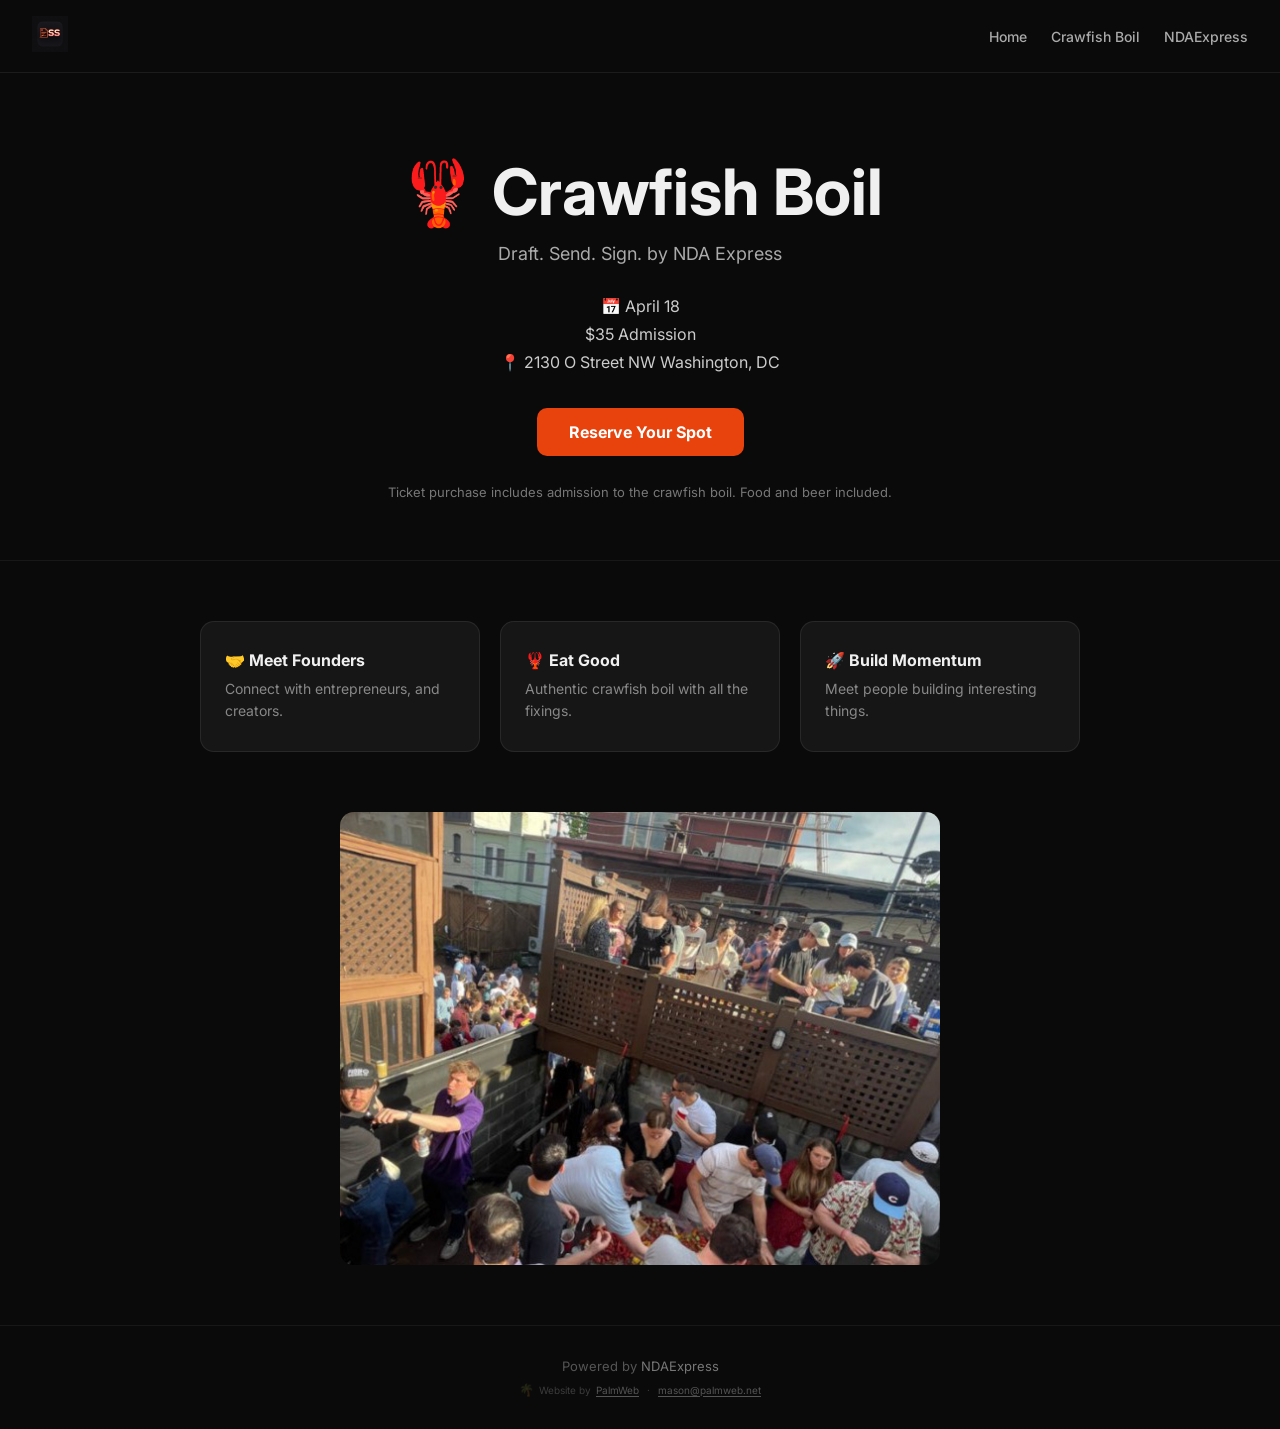
<file: crawfish-boil/index.html>
<!DOCTYPE html>
<html>

<head>

<title>Crawfish Boil | Draft Send Sign</title>

<meta name="viewport" content="width=device-width, initial-scale=1">

<link rel="stylesheet" href="styles.css">

<link href="https://fonts.googleapis.com/css2?family=Inter:wght@400;600;700&display=swap" rel="stylesheet">

</head>

<body>

<nav>

<div class="nav-left">
<img src="../assets/icon.png" class="nav-icon">
</div>

<div class="nav-links">
<a href="/">Home</a>
<a href="/crawfish-boil">Crawfish Boil</a>
<a href="https://ndaexpress.com">NDAExpress</a>
</div>

</nav>


<section class="hero">

<h1 class="event-title">🦞 Crawfish Boil</h1>

<p class="event-subtitle">
Draft. Send. Sign. by NDA Express
</p>

<div class="event-info">

<p>📅 April 18</p>

<p>$35 Admission</p>

<p>📍 2130 O Street NW Washington, DC</p>

</div>


<a href="https://buy.stripe.com/4gMaEXbsf7zy0WQeNv2go01" class="button animated">
Reserve Your Spot
</a>

<p class="ticket-note">
Ticket purchase includes admission to the crawfish boil. Food and beer included.
</p>

</section>



<section class="features">

<div class="feature-card">
<h3>🤝 Meet Founders</h3>
<p>Connect with entrepreneurs, and creators.</p>
</div>

<div class="feature-card">
<h3>🦞 Eat Good</h3>
<p>Authentic crawfish boil with all the fixings.</p>
</div>

<div class="feature-card">
<h3>🚀 Build Momentum</h3>
<p>Meet people building interesting things.</p>
</div>

</section>



<section class="image-section">

<img src="../assets/Boil25.jpg" class="event-photo">

</section>



<footer>

<p>
Powered by <a href="https://ndaexpress.com">NDAExpress</a>
</p>
<p style="font-size:10px;color:rgba(255,255,255,.2);margin-top:8px;display:flex;align-items:center;justify-content:center;gap:5px;">
  <span style="font-size:12px;">🌴</span>
  Website by <a href="https://palmweb.net" target="_blank" rel="noopener noreferrer" style="color:rgba(255,255,255,.3);text-decoration:underline;text-underline-offset:2px;">PalmWeb</a>
  &nbsp;&middot;&nbsp;
  <a href="mailto:mason@palmweb.net" style="color:rgba(255,255,255,.3);text-decoration:underline;text-underline-offset:2px;">mason@palmweb.net</a>
</p>

</footer>


</body>

</html>
</file>
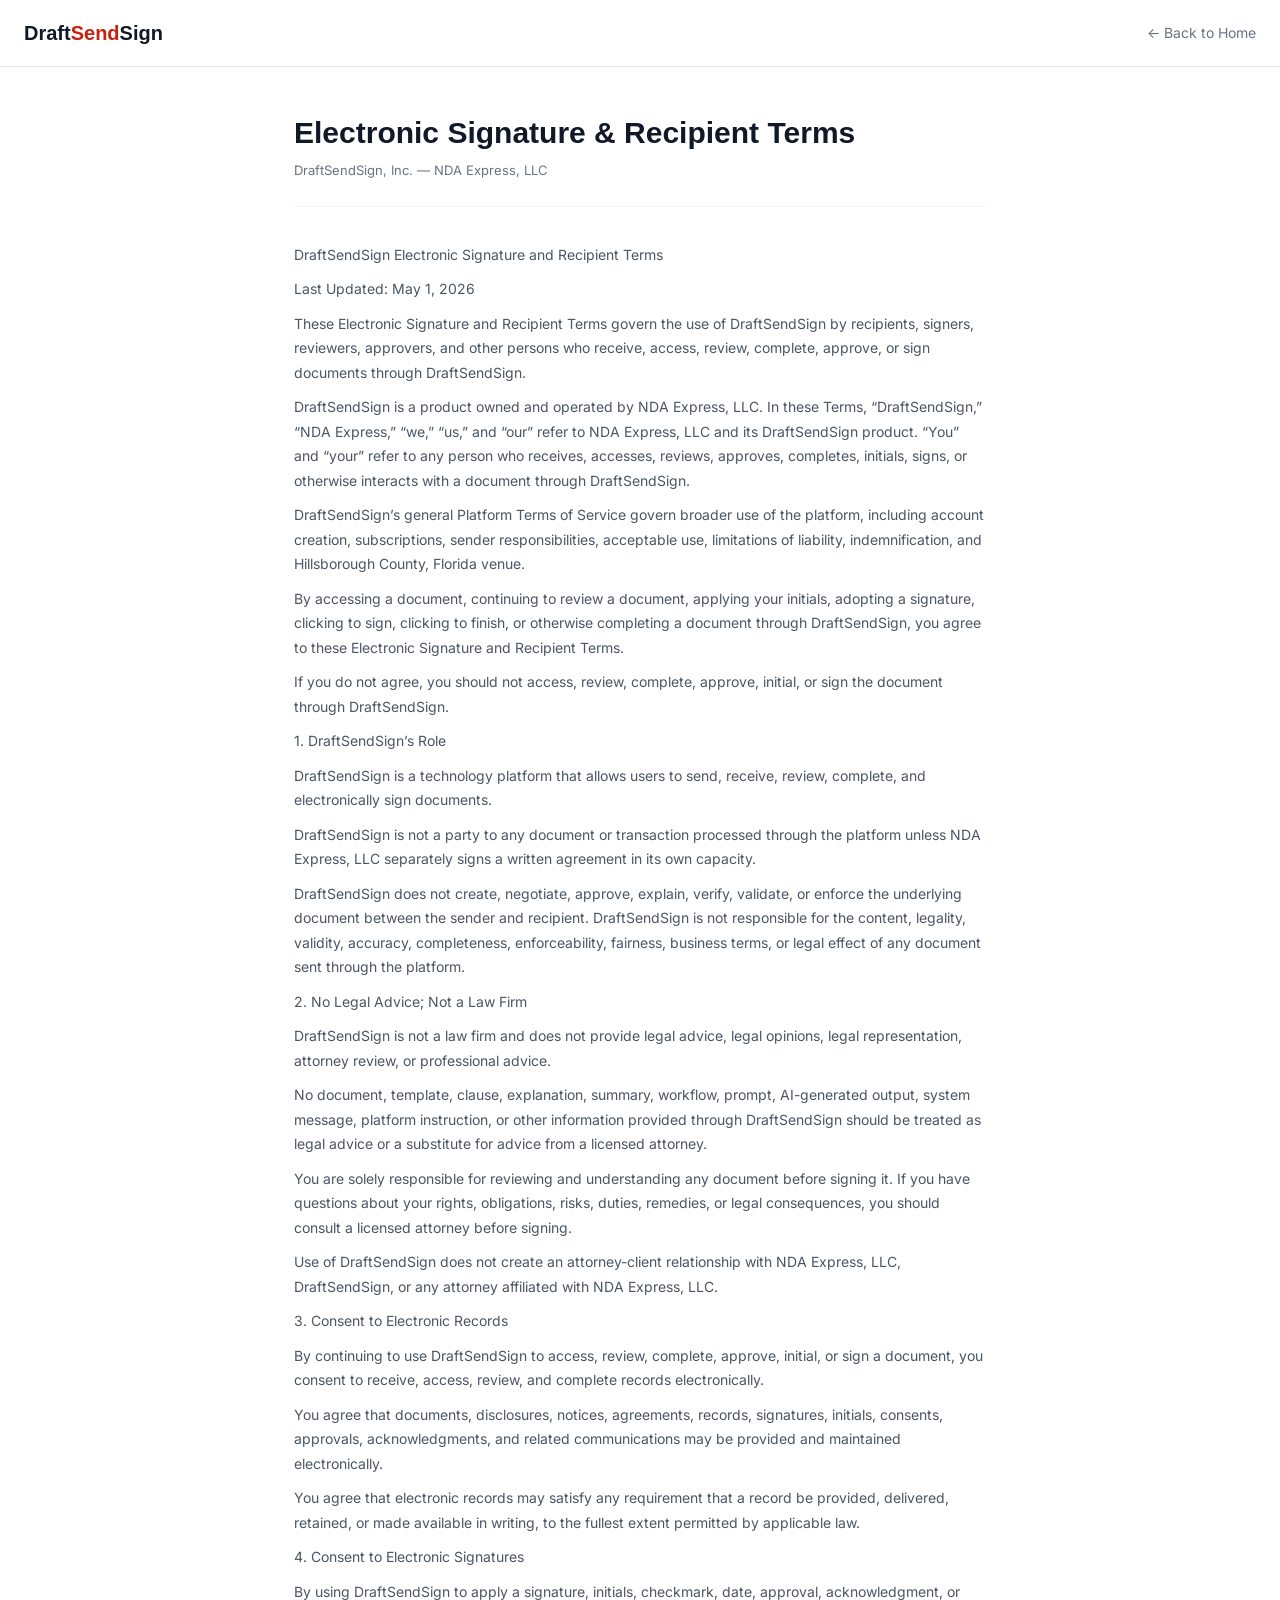
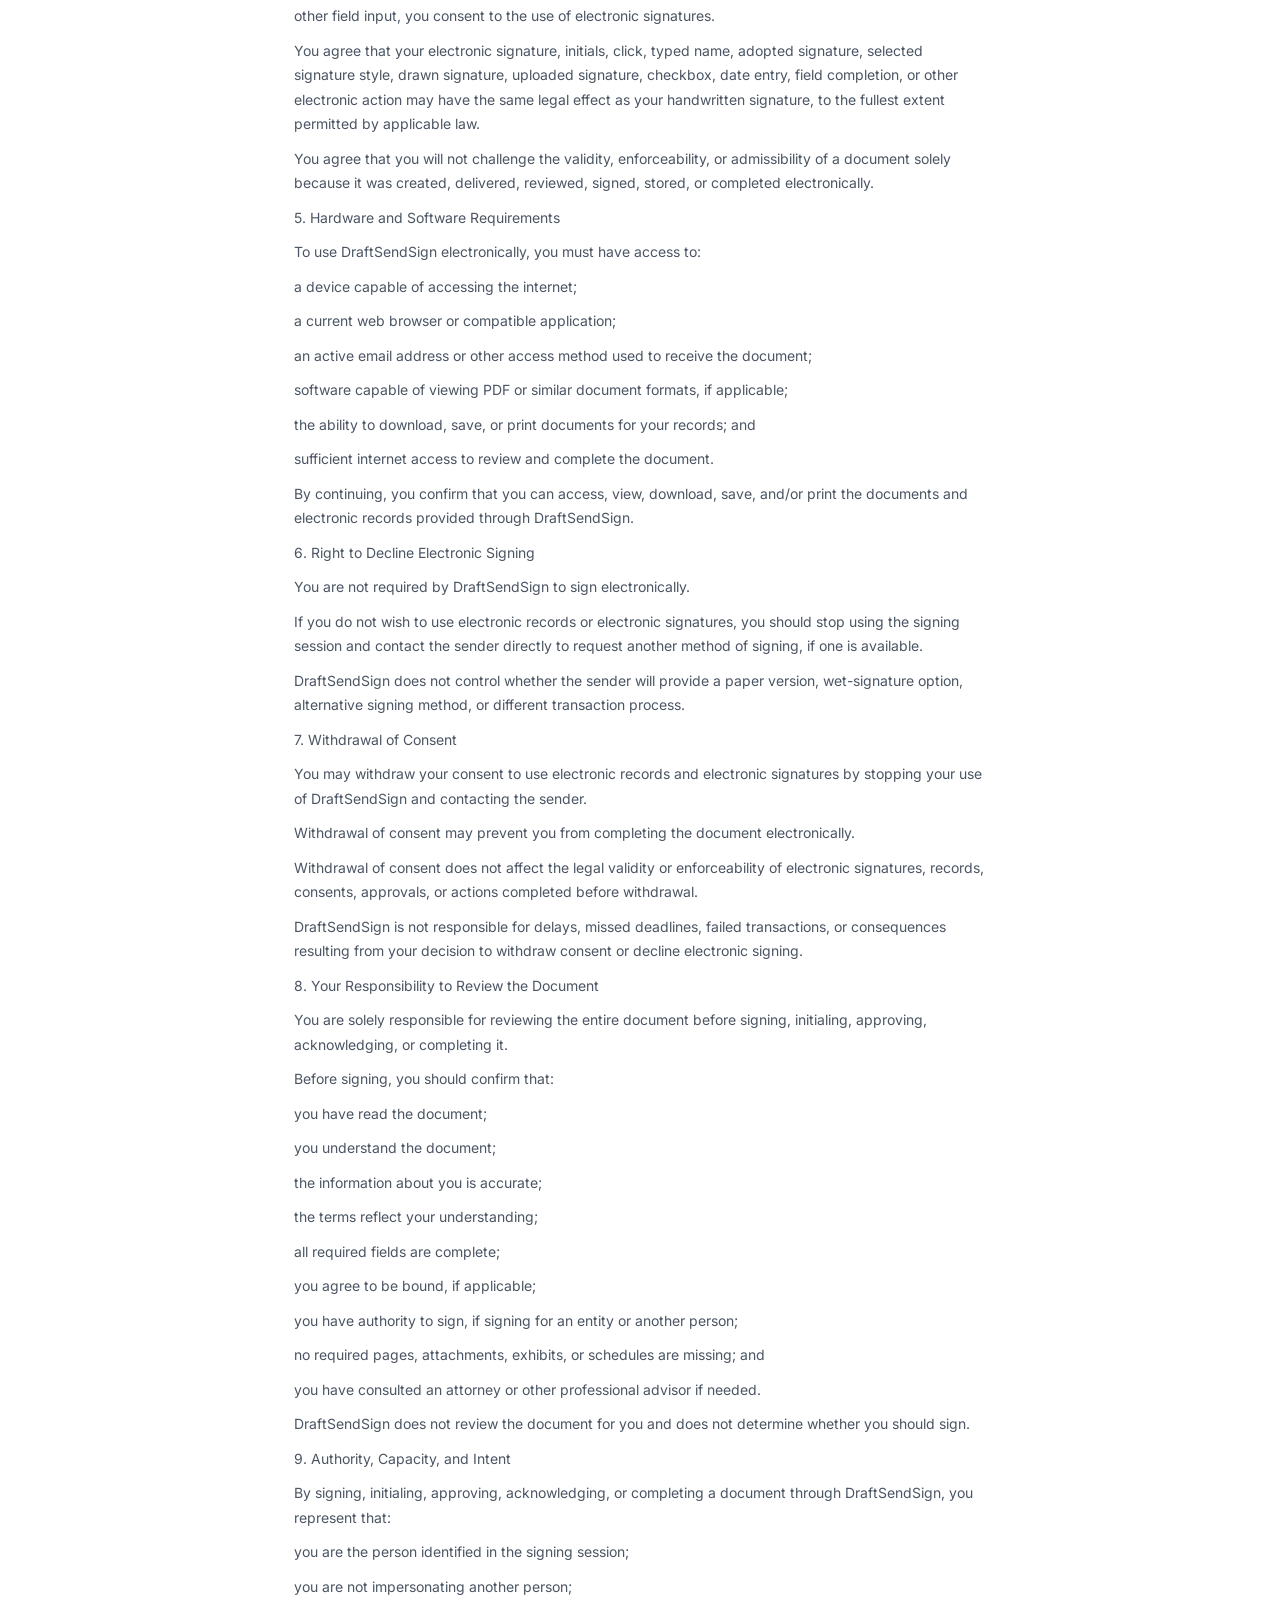
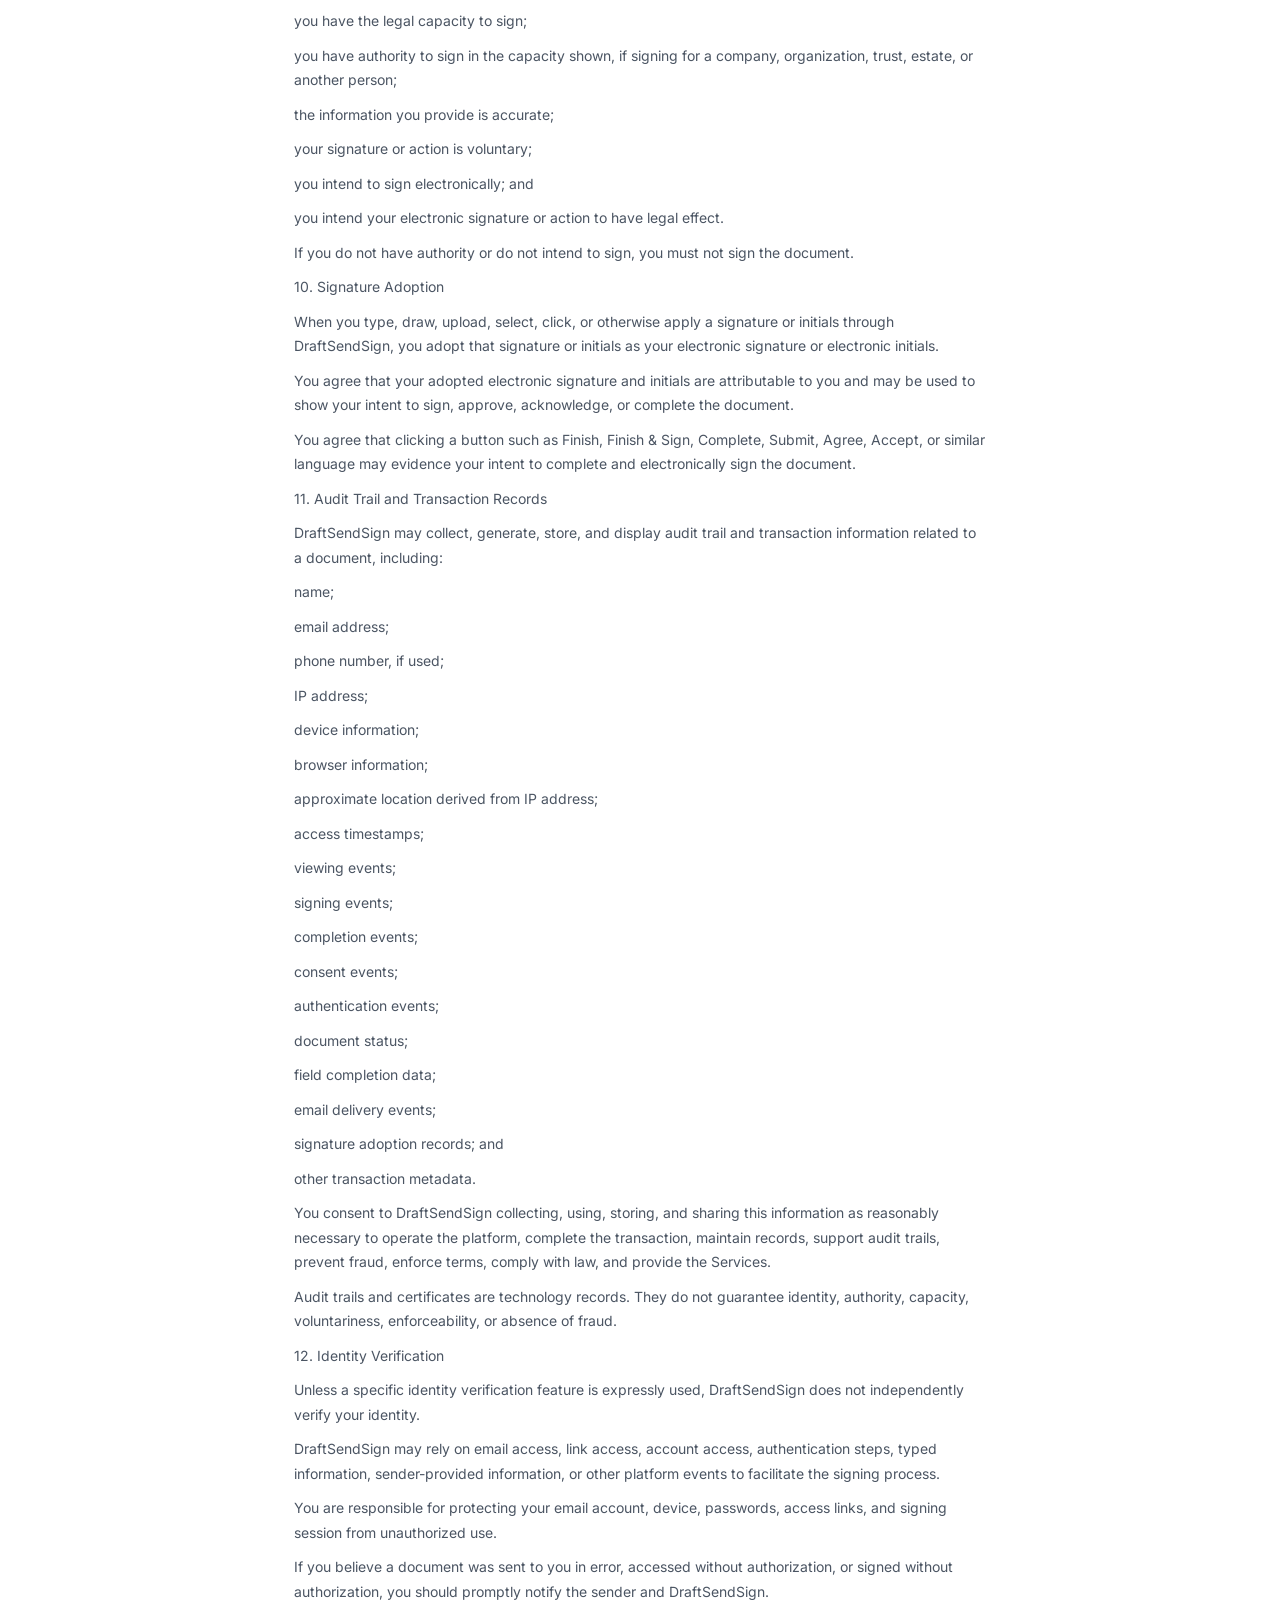
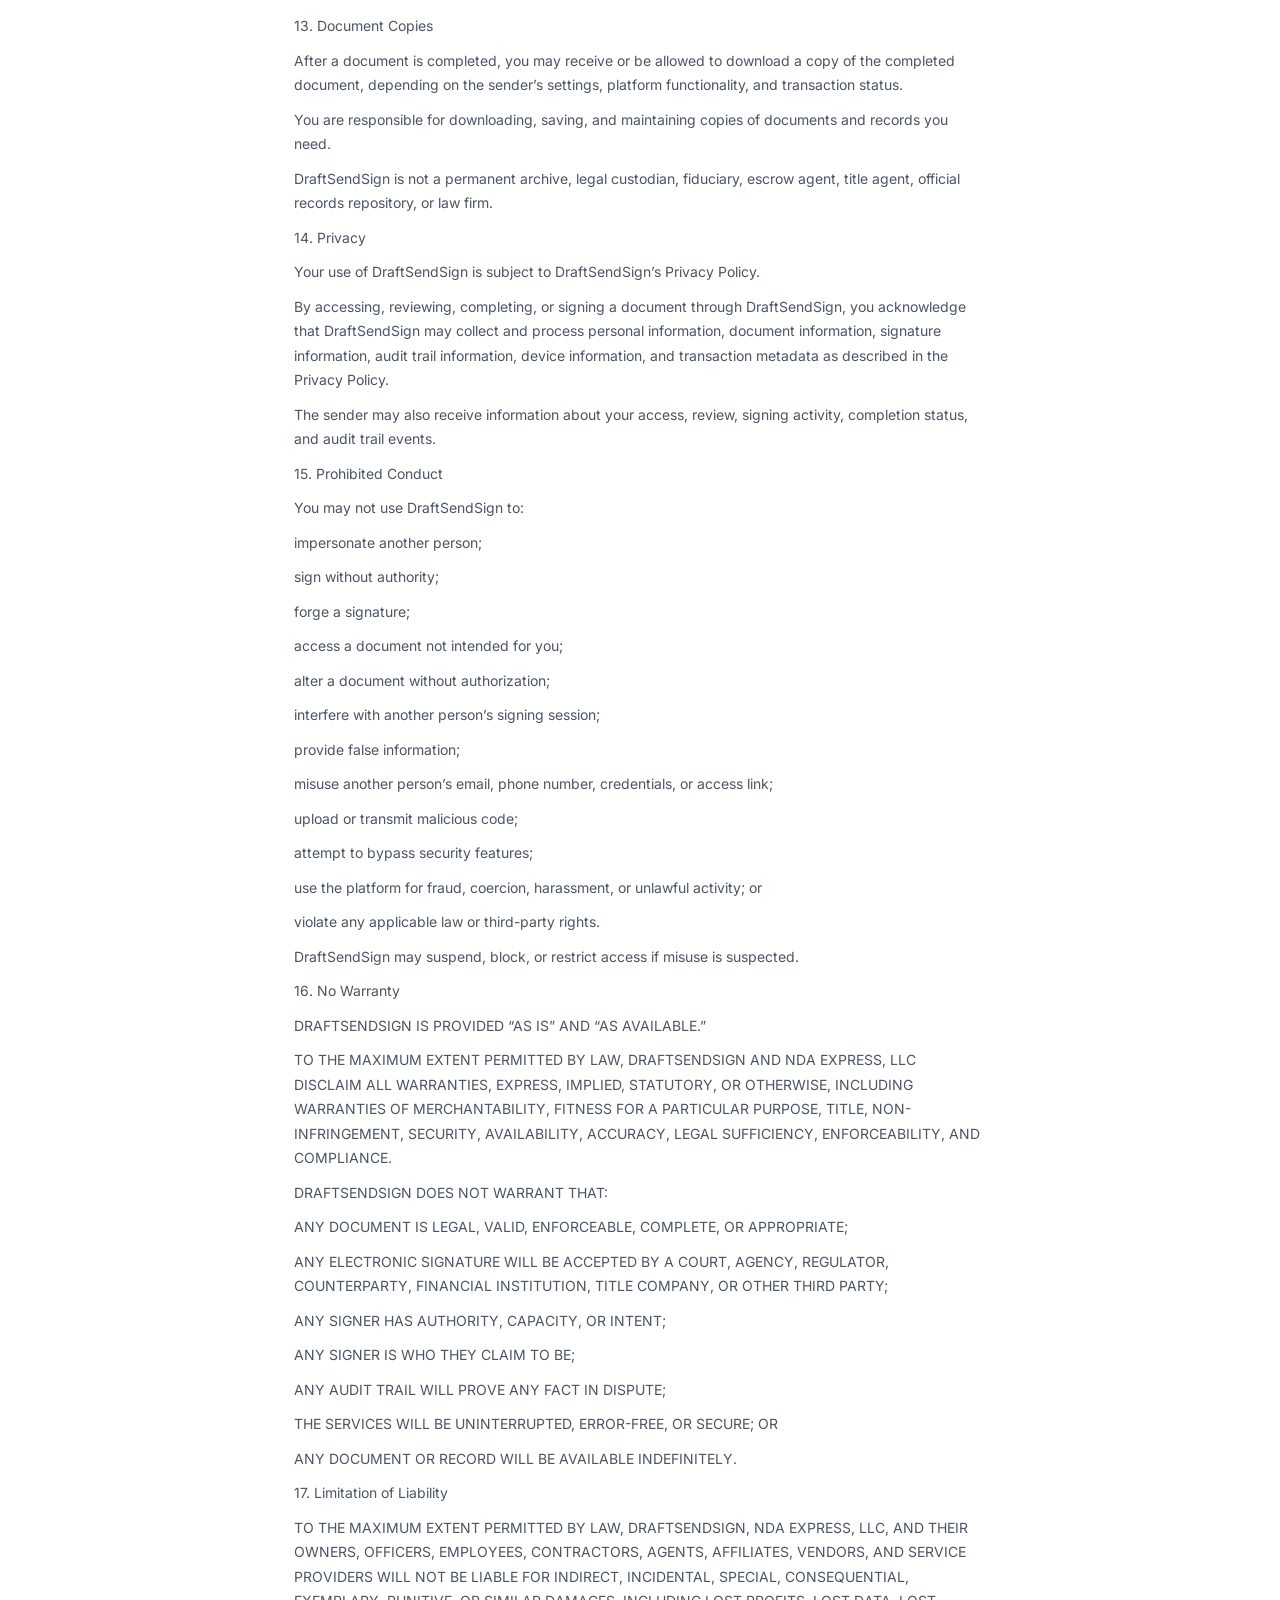
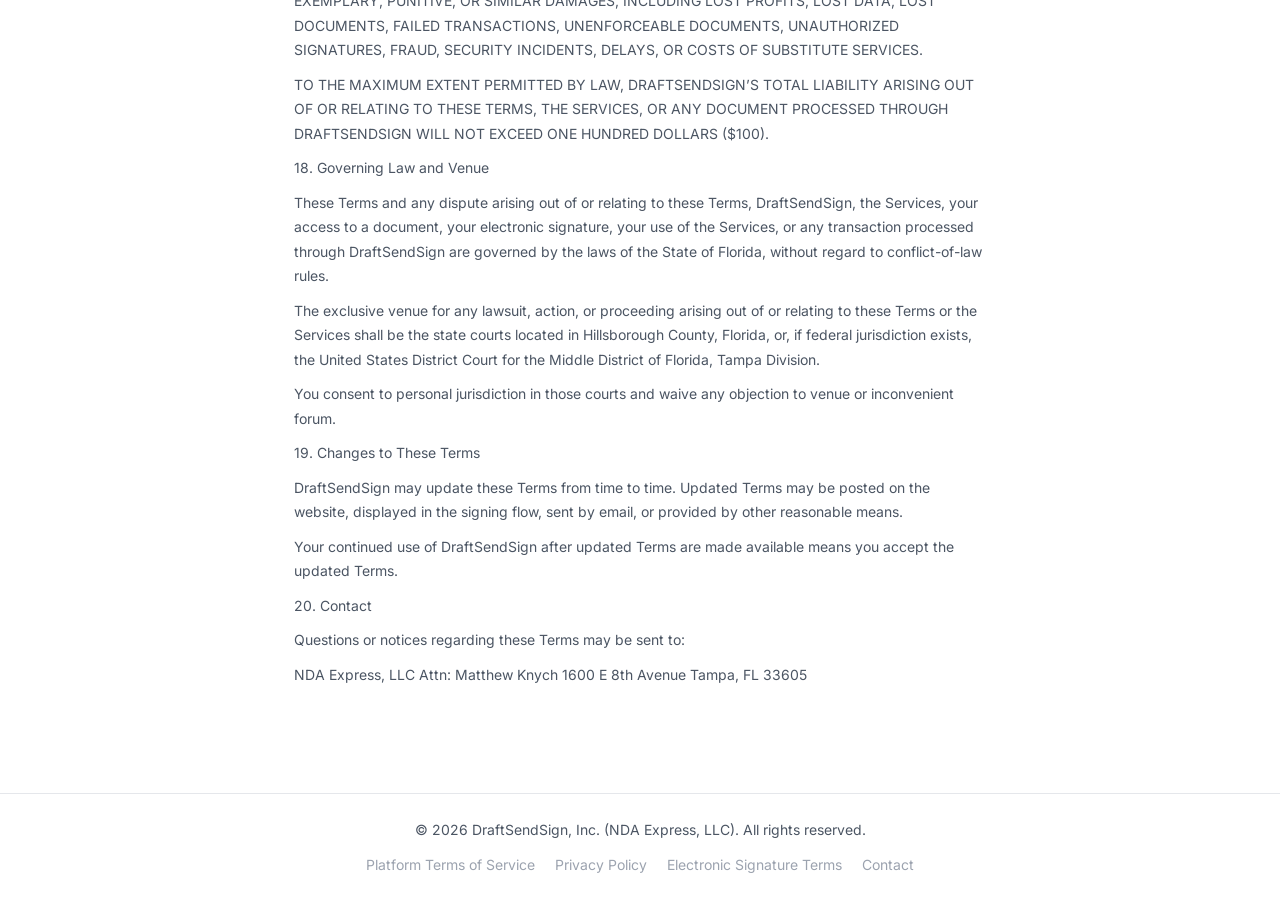
<file: legal/esign-terms.html>
<!DOCTYPE html>
<html lang="en">
<head>
  <meta charset="UTF-8">
  <meta name="viewport" content="width=device-width, initial-scale=1">
  <title>Electronic Signature & Recipient Terms — DraftSendSign</title>
  <link href="https://fonts.googleapis.com/css2?family=Cabinet+Grotesk:wght@700;800&family=Inter:wght@400;500;600&display=swap" rel="stylesheet">
  <style>
    *,*::before,*::after{box-sizing:border-box;margin:0;padding:0}
    body{font-family:'Inter',sans-serif;background:#fff;color:#111827;line-height:1.7;}
    a{color:#c8210d;text-decoration:none;}a:hover{text-decoration:underline;}
    .header{border-bottom:1px solid #e5e7eb;padding:16px 24px;display:flex;align-items:center;justify-content:space-between;position:sticky;top:0;background:#fff;z-index:10;}
    .brand{font-family:'Cabinet Grotesk',sans-serif;font-size:20px;font-weight:800;color:#111827;text-decoration:none;}
    .brand span{color:#c8210d;}
    .back{font-size:14px;color:#6b7280;text-decoration:none;}
    .back:hover{color:#111827;}
    .content{max-width:740px;margin:0 auto;padding:48px 24px 96px;}
    h1{font-size:30px;font-weight:800;margin-bottom:8px;line-height:1.2;}
    h2{font-size:17px;font-weight:700;margin:32px 0 10px;color:#111827;}
    h3{font-size:15px;font-weight:600;margin:20px 0 8px;color:#374151;}
    p{font-size:14px;color:#4b5563;margin-bottom:10px;line-height:1.75;}
    .date{font-size:13px;color:#6b7280;margin-bottom:36px;padding-bottom:24px;border-bottom:1px solid #f3f4f6;}
    .footer{border-top:1px solid #e5e7eb;padding:24px;text-align:center;font-size:12px;color:#9ca3af;}
    .footer a{color:#9ca3af;margin:0 8px;}.footer a:hover{color:#111827;}
</style>
</head>
<body>
<div class="header">
  <a href="/" class="brand">Draft<span>Send</span>Sign</a>
  <a href="/" class="back">← Back to Home</a>
</div>
<div class="content">
  <h1 style="font-family:'Cabinet Grotesk',sans-serif;">Electronic Signature & Recipient Terms</h1>
  <p class="date">DraftSendSign, Inc. — NDA Express, LLC</p>
  <p>DraftSendSign Electronic Signature and Recipient Terms</p>
<p>Last Updated: May 1, 2026</p>
<p>These Electronic Signature and Recipient Terms govern the use of DraftSendSign by recipients, signers, reviewers, approvers, and other persons who receive, access, review, complete, approve, or sign documents through DraftSendSign.</p>
<p>DraftSendSign is a product owned and operated by NDA Express, LLC. In these Terms, “DraftSendSign,” “NDA Express,” “we,” “us,” and “our” refer to NDA Express, LLC and its DraftSendSign product. “You” and “your” refer to any person who receives, accesses, reviews, approves, completes, initials, signs, or otherwise interacts with a document through DraftSendSign.</p>
<p>DraftSendSign’s general Platform Terms of Service govern broader use of the platform, including account creation, subscriptions, sender responsibilities, acceptable use, limitations of liability, indemnification, and Hillsborough County, Florida venue.</p>
<p>By accessing a document, continuing to review a document, applying your initials, adopting a signature, clicking to sign, clicking to finish, or otherwise completing a document through DraftSendSign, you agree to these Electronic Signature and Recipient Terms.</p>
<p>If you do not agree, you should not access, review, complete, approve, initial, or sign the document through DraftSendSign.</p>
<p>1. DraftSendSign’s Role</p>
<p>DraftSendSign is a technology platform that allows users to send, receive, review, complete, and electronically sign documents.</p>
<p>DraftSendSign is not a party to any document or transaction processed through the platform unless NDA Express, LLC separately signs a written agreement in its own capacity.</p>
<p>DraftSendSign does not create, negotiate, approve, explain, verify, validate, or enforce the underlying document between the sender and recipient. DraftSendSign is not responsible for the content, legality, validity, accuracy, completeness, enforceability, fairness, business terms, or legal effect of any document sent through the platform.</p>
<p>2. No Legal Advice; Not a Law Firm</p>
<p>DraftSendSign is not a law firm and does not provide legal advice, legal opinions, legal representation, attorney review, or professional advice.</p>
<p>No document, template, clause, explanation, summary, workflow, prompt, AI-generated output, system message, platform instruction, or other information provided through DraftSendSign should be treated as legal advice or a substitute for advice from a licensed attorney.</p>
<p>You are solely responsible for reviewing and understanding any document before signing it. If you have questions about your rights, obligations, risks, duties, remedies, or legal consequences, you should consult a licensed attorney before signing.</p>
<p>Use of DraftSendSign does not create an attorney-client relationship with NDA Express, LLC, DraftSendSign, or any attorney affiliated with NDA Express, LLC.</p>
<p>3. Consent to Electronic Records</p>
<p>By continuing to use DraftSendSign to access, review, complete, approve, initial, or sign a document, you consent to receive, access, review, and complete records electronically.</p>
<p>You agree that documents, disclosures, notices, agreements, records, signatures, initials, consents, approvals, acknowledgments, and related communications may be provided and maintained electronically.</p>
<p>You agree that electronic records may satisfy any requirement that a record be provided, delivered, retained, or made available in writing, to the fullest extent permitted by applicable law.</p>
<p>4. Consent to Electronic Signatures</p>
<p>By using DraftSendSign to apply a signature, initials, checkmark, date, approval, acknowledgment, or other field input, you consent to the use of electronic signatures.</p>
<p>You agree that your electronic signature, initials, click, typed name, adopted signature, selected signature style, drawn signature, uploaded signature, checkbox, date entry, field completion, or other electronic action may have the same legal effect as your handwritten signature, to the fullest extent permitted by applicable law.</p>
<p>You agree that you will not challenge the validity, enforceability, or admissibility of a document solely because it was created, delivered, reviewed, signed, stored, or completed electronically.</p>
<p>5. Hardware and Software Requirements</p>
<p>To use DraftSendSign electronically, you must have access to:</p>
<p>a device capable of accessing the internet;</p>
<p>a current web browser or compatible application;</p>
<p>an active email address or other access method used to receive the document;</p>
<p>software capable of viewing PDF or similar document formats, if applicable;</p>
<p>the ability to download, save, or print documents for your records; and</p>
<p>sufficient internet access to review and complete the document.</p>
<p>By continuing, you confirm that you can access, view, download, save, and/or print the documents and electronic records provided through DraftSendSign.</p>
<p>6. Right to Decline Electronic Signing</p>
<p>You are not required by DraftSendSign to sign electronically.</p>
<p>If you do not wish to use electronic records or electronic signatures, you should stop using the signing session and contact the sender directly to request another method of signing, if one is available.</p>
<p>DraftSendSign does not control whether the sender will provide a paper version, wet-signature option, alternative signing method, or different transaction process.</p>
<p>7. Withdrawal of Consent</p>
<p>You may withdraw your consent to use electronic records and electronic signatures by stopping your use of DraftSendSign and contacting the sender.</p>
<p>Withdrawal of consent may prevent you from completing the document electronically.</p>
<p>Withdrawal of consent does not affect the legal validity or enforceability of electronic signatures, records, consents, approvals, or actions completed before withdrawal.</p>
<p>DraftSendSign is not responsible for delays, missed deadlines, failed transactions, or consequences resulting from your decision to withdraw consent or decline electronic signing.</p>
<p>8. Your Responsibility to Review the Document</p>
<p>You are solely responsible for reviewing the entire document before signing, initialing, approving, acknowledging, or completing it.</p>
<p>Before signing, you should confirm that:</p>
<p>you have read the document;</p>
<p>you understand the document;</p>
<p>the information about you is accurate;</p>
<p>the terms reflect your understanding;</p>
<p>all required fields are complete;</p>
<p>you agree to be bound, if applicable;</p>
<p>you have authority to sign, if signing for an entity or another person;</p>
<p>no required pages, attachments, exhibits, or schedules are missing; and</p>
<p>you have consulted an attorney or other professional advisor if needed.</p>
<p>DraftSendSign does not review the document for you and does not determine whether you should sign.</p>
<p>9. Authority, Capacity, and Intent</p>
<p>By signing, initialing, approving, acknowledging, or completing a document through DraftSendSign, you represent that:</p>
<p>you are the person identified in the signing session;</p>
<p>you are not impersonating another person;</p>
<p>you have the legal capacity to sign;</p>
<p>you have authority to sign in the capacity shown, if signing for a company, organization, trust, estate, or another person;</p>
<p>the information you provide is accurate;</p>
<p>your signature or action is voluntary;</p>
<p>you intend to sign electronically; and</p>
<p>you intend your electronic signature or action to have legal effect.</p>
<p>If you do not have authority or do not intend to sign, you must not sign the document.</p>
<p>10. Signature Adoption</p>
<p>When you type, draw, upload, select, click, or otherwise apply a signature or initials through DraftSendSign, you adopt that signature or initials as your electronic signature or electronic initials.</p>
<p>You agree that your adopted electronic signature and initials are attributable to you and may be used to show your intent to sign, approve, acknowledge, or complete the document.</p>
<p>You agree that clicking a button such as Finish, Finish & Sign, Complete, Submit, Agree, Accept, or similar language may evidence your intent to complete and electronically sign the document.</p>
<p>11. Audit Trail and Transaction Records</p>
<p>DraftSendSign may collect, generate, store, and display audit trail and transaction information related to a document, including:</p>
<p>name;</p>
<p>email address;</p>
<p>phone number, if used;</p>
<p>IP address;</p>
<p>device information;</p>
<p>browser information;</p>
<p>approximate location derived from IP address;</p>
<p>access timestamps;</p>
<p>viewing events;</p>
<p>signing events;</p>
<p>completion events;</p>
<p>consent events;</p>
<p>authentication events;</p>
<p>document status;</p>
<p>field completion data;</p>
<p>email delivery events;</p>
<p>signature adoption records; and</p>
<p>other transaction metadata.</p>
<p>You consent to DraftSendSign collecting, using, storing, and sharing this information as reasonably necessary to operate the platform, complete the transaction, maintain records, support audit trails, prevent fraud, enforce terms, comply with law, and provide the Services.</p>
<p>Audit trails and certificates are technology records. They do not guarantee identity, authority, capacity, voluntariness, enforceability, or absence of fraud.</p>
<p>12. Identity Verification</p>
<p>Unless a specific identity verification feature is expressly used, DraftSendSign does not independently verify your identity.</p>
<p>DraftSendSign may rely on email access, link access, account access, authentication steps, typed information, sender-provided information, or other platform events to facilitate the signing process.</p>
<p>You are responsible for protecting your email account, device, passwords, access links, and signing session from unauthorized use.</p>
<p>If you believe a document was sent to you in error, accessed without authorization, or signed without authorization, you should promptly notify the sender and DraftSendSign.</p>
<p>13. Document Copies</p>
<p>After a document is completed, you may receive or be allowed to download a copy of the completed document, depending on the sender’s settings, platform functionality, and transaction status.</p>
<p>You are responsible for downloading, saving, and maintaining copies of documents and records you need.</p>
<p>DraftSendSign is not a permanent archive, legal custodian, fiduciary, escrow agent, title agent, official records repository, or law firm.</p>
<p>14. Privacy</p>
<p>Your use of DraftSendSign is subject to DraftSendSign’s Privacy Policy.</p>
<p>By accessing, reviewing, completing, or signing a document through DraftSendSign, you acknowledge that DraftSendSign may collect and process personal information, document information, signature information, audit trail information, device information, and transaction metadata as described in the Privacy Policy.</p>
<p>The sender may also receive information about your access, review, signing activity, completion status, and audit trail events.</p>
<p>15. Prohibited Conduct</p>
<p>You may not use DraftSendSign to:</p>
<p>impersonate another person;</p>
<p>sign without authority;</p>
<p>forge a signature;</p>
<p>access a document not intended for you;</p>
<p>alter a document without authorization;</p>
<p>interfere with another person’s signing session;</p>
<p>provide false information;</p>
<p>misuse another person’s email, phone number, credentials, or access link;</p>
<p>upload or transmit malicious code;</p>
<p>attempt to bypass security features;</p>
<p>use the platform for fraud, coercion, harassment, or unlawful activity; or</p>
<p>violate any applicable law or third-party rights.</p>
<p>DraftSendSign may suspend, block, or restrict access if misuse is suspected.</p>
<p>16. No Warranty</p>
<p>DRAFTSENDSIGN IS PROVIDED “AS IS” AND “AS AVAILABLE.”</p>
<p>TO THE MAXIMUM EXTENT PERMITTED BY LAW, DRAFTSENDSIGN AND NDA EXPRESS, LLC DISCLAIM ALL WARRANTIES, EXPRESS, IMPLIED, STATUTORY, OR OTHERWISE, INCLUDING WARRANTIES OF MERCHANTABILITY, FITNESS FOR A PARTICULAR PURPOSE, TITLE, NON-INFRINGEMENT, SECURITY, AVAILABILITY, ACCURACY, LEGAL SUFFICIENCY, ENFORCEABILITY, AND COMPLIANCE.</p>
<p>DRAFTSENDSIGN DOES NOT WARRANT THAT:</p>
<p>ANY DOCUMENT IS LEGAL, VALID, ENFORCEABLE, COMPLETE, OR APPROPRIATE;</p>
<p>ANY ELECTRONIC SIGNATURE WILL BE ACCEPTED BY A COURT, AGENCY, REGULATOR, COUNTERPARTY, FINANCIAL INSTITUTION, TITLE COMPANY, OR OTHER THIRD PARTY;</p>
<p>ANY SIGNER HAS AUTHORITY, CAPACITY, OR INTENT;</p>
<p>ANY SIGNER IS WHO THEY CLAIM TO BE;</p>
<p>ANY AUDIT TRAIL WILL PROVE ANY FACT IN DISPUTE;</p>
<p>THE SERVICES WILL BE UNINTERRUPTED, ERROR-FREE, OR SECURE; OR</p>
<p>ANY DOCUMENT OR RECORD WILL BE AVAILABLE INDEFINITELY.</p>
<p>17. Limitation of Liability</p>
<p>TO THE MAXIMUM EXTENT PERMITTED BY LAW, DRAFTSENDSIGN, NDA EXPRESS, LLC, AND THEIR OWNERS, OFFICERS, EMPLOYEES, CONTRACTORS, AGENTS, AFFILIATES, VENDORS, AND SERVICE PROVIDERS WILL NOT BE LIABLE FOR INDIRECT, INCIDENTAL, SPECIAL, CONSEQUENTIAL, EXEMPLARY, PUNITIVE, OR SIMILAR DAMAGES, INCLUDING LOST PROFITS, LOST DATA, LOST DOCUMENTS, FAILED TRANSACTIONS, UNENFORCEABLE DOCUMENTS, UNAUTHORIZED SIGNATURES, FRAUD, SECURITY INCIDENTS, DELAYS, OR COSTS OF SUBSTITUTE SERVICES.</p>
<p>TO THE MAXIMUM EXTENT PERMITTED BY LAW, DRAFTSENDSIGN’S TOTAL LIABILITY ARISING OUT OF OR RELATING TO THESE TERMS, THE SERVICES, OR ANY DOCUMENT PROCESSED THROUGH DRAFTSENDSIGN WILL NOT EXCEED ONE HUNDRED DOLLARS ($100).</p>
<p>18. Governing Law and Venue</p>
<p>These Terms and any dispute arising out of or relating to these Terms, DraftSendSign, the Services, your access to a document, your electronic signature, your use of the Services, or any transaction processed through DraftSendSign are governed by the laws of the State of Florida, without regard to conflict-of-law rules.</p>
<p>The exclusive venue for any lawsuit, action, or proceeding arising out of or relating to these Terms or the Services shall be the state courts located in Hillsborough County, Florida, or, if federal jurisdiction exists, the United States District Court for the Middle District of Florida, Tampa Division.</p>
<p>You consent to personal jurisdiction in those courts and waive any objection to venue or inconvenient forum.</p>
<p>19. Changes to These Terms</p>
<p>DraftSendSign may update these Terms from time to time. Updated Terms may be posted on the website, displayed in the signing flow, sent by email, or provided by other reasonable means.</p>
<p>Your continued use of DraftSendSign after updated Terms are made available means you accept the updated Terms.</p>
<p>20. Contact</p>
<p>Questions or notices regarding these Terms may be sent to:</p>
<p>NDA Express, LLC
Attn: Matthew Knych
1600 E 8th Avenue
Tampa, FL 33605</p>
</div>
<div class="footer">
  <p>© 2026 DraftSendSign, Inc. (NDA Express, LLC). All rights reserved.</p>
  <p style="margin-top:8px;">
    <a href="/legal/terms.html">Platform Terms of Service</a>
    <a href="/legal/privacy.html">Privacy Policy</a>
    <a href="/legal/esign-terms.html">Electronic Signature Terms</a>
    <a href="mailto:help@draftsendsign.com">Contact</a>
  </p>
</div>
</body>
</html>
</file>
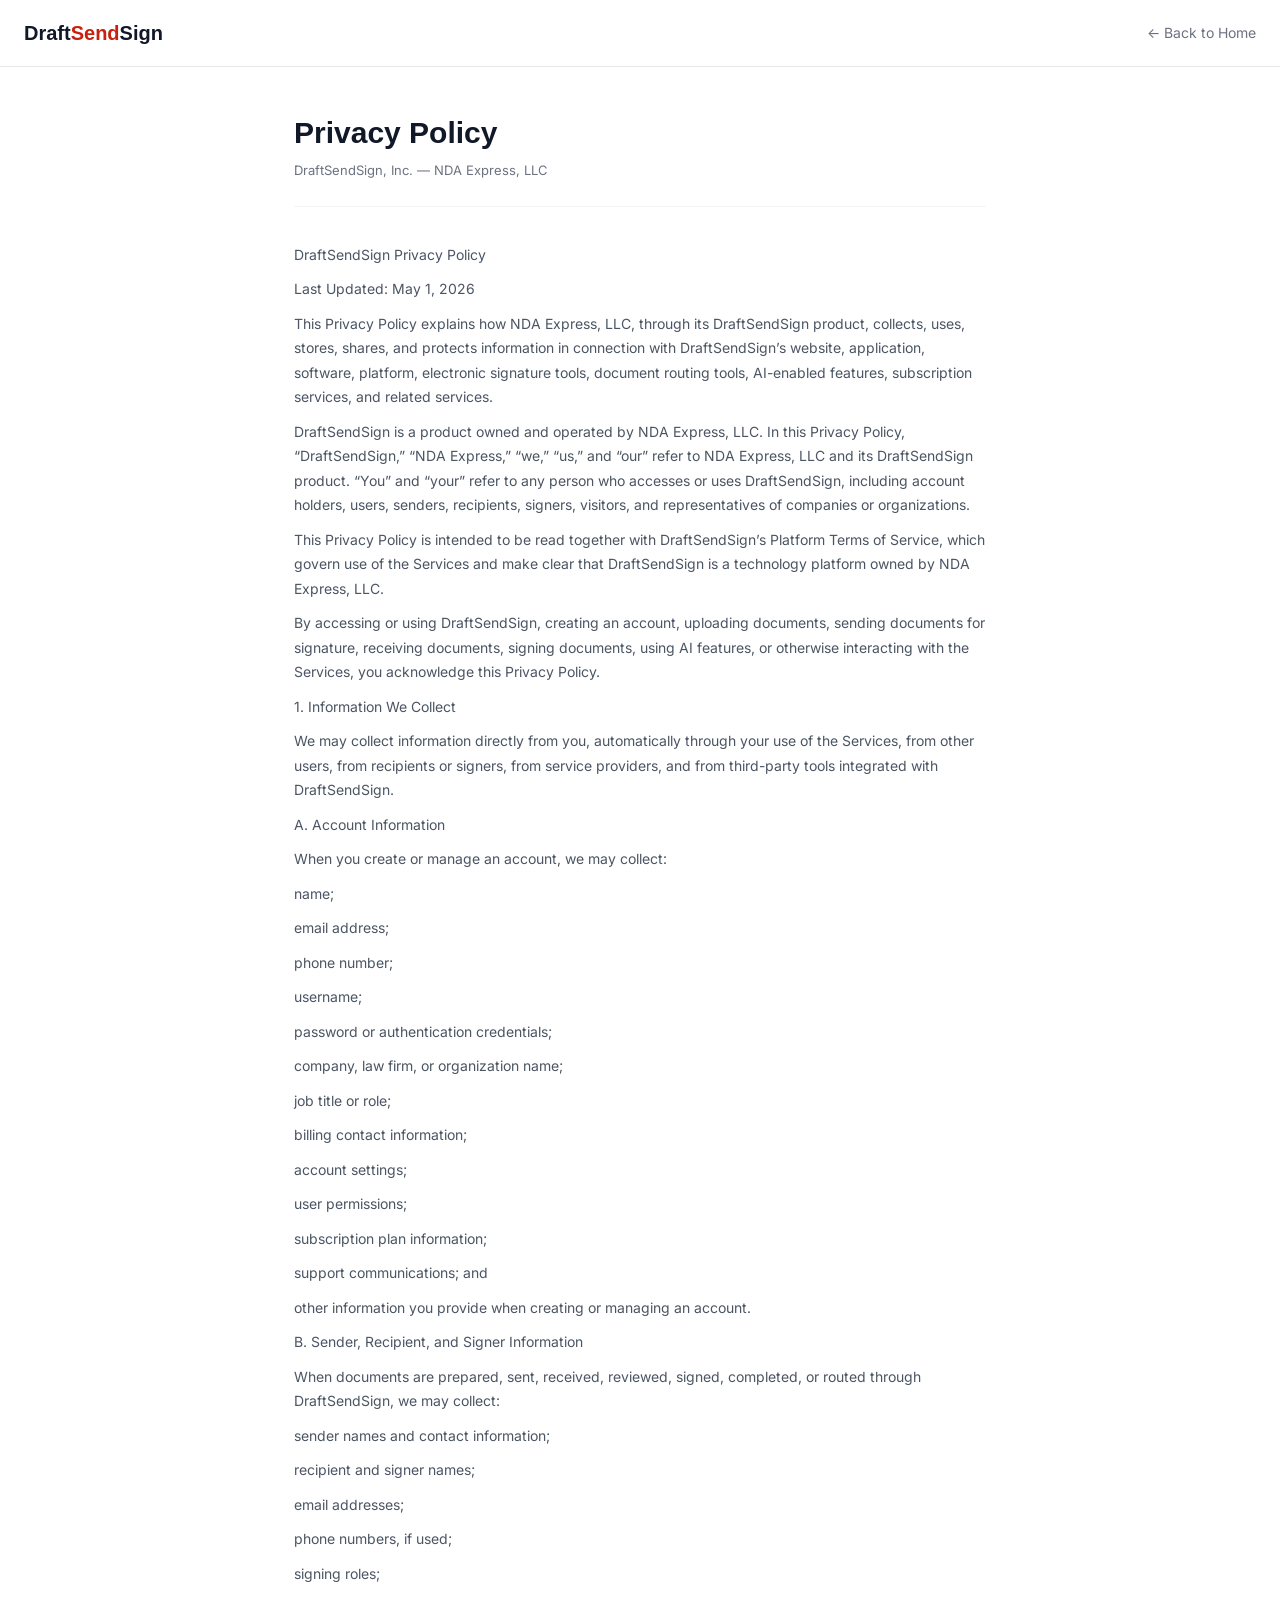
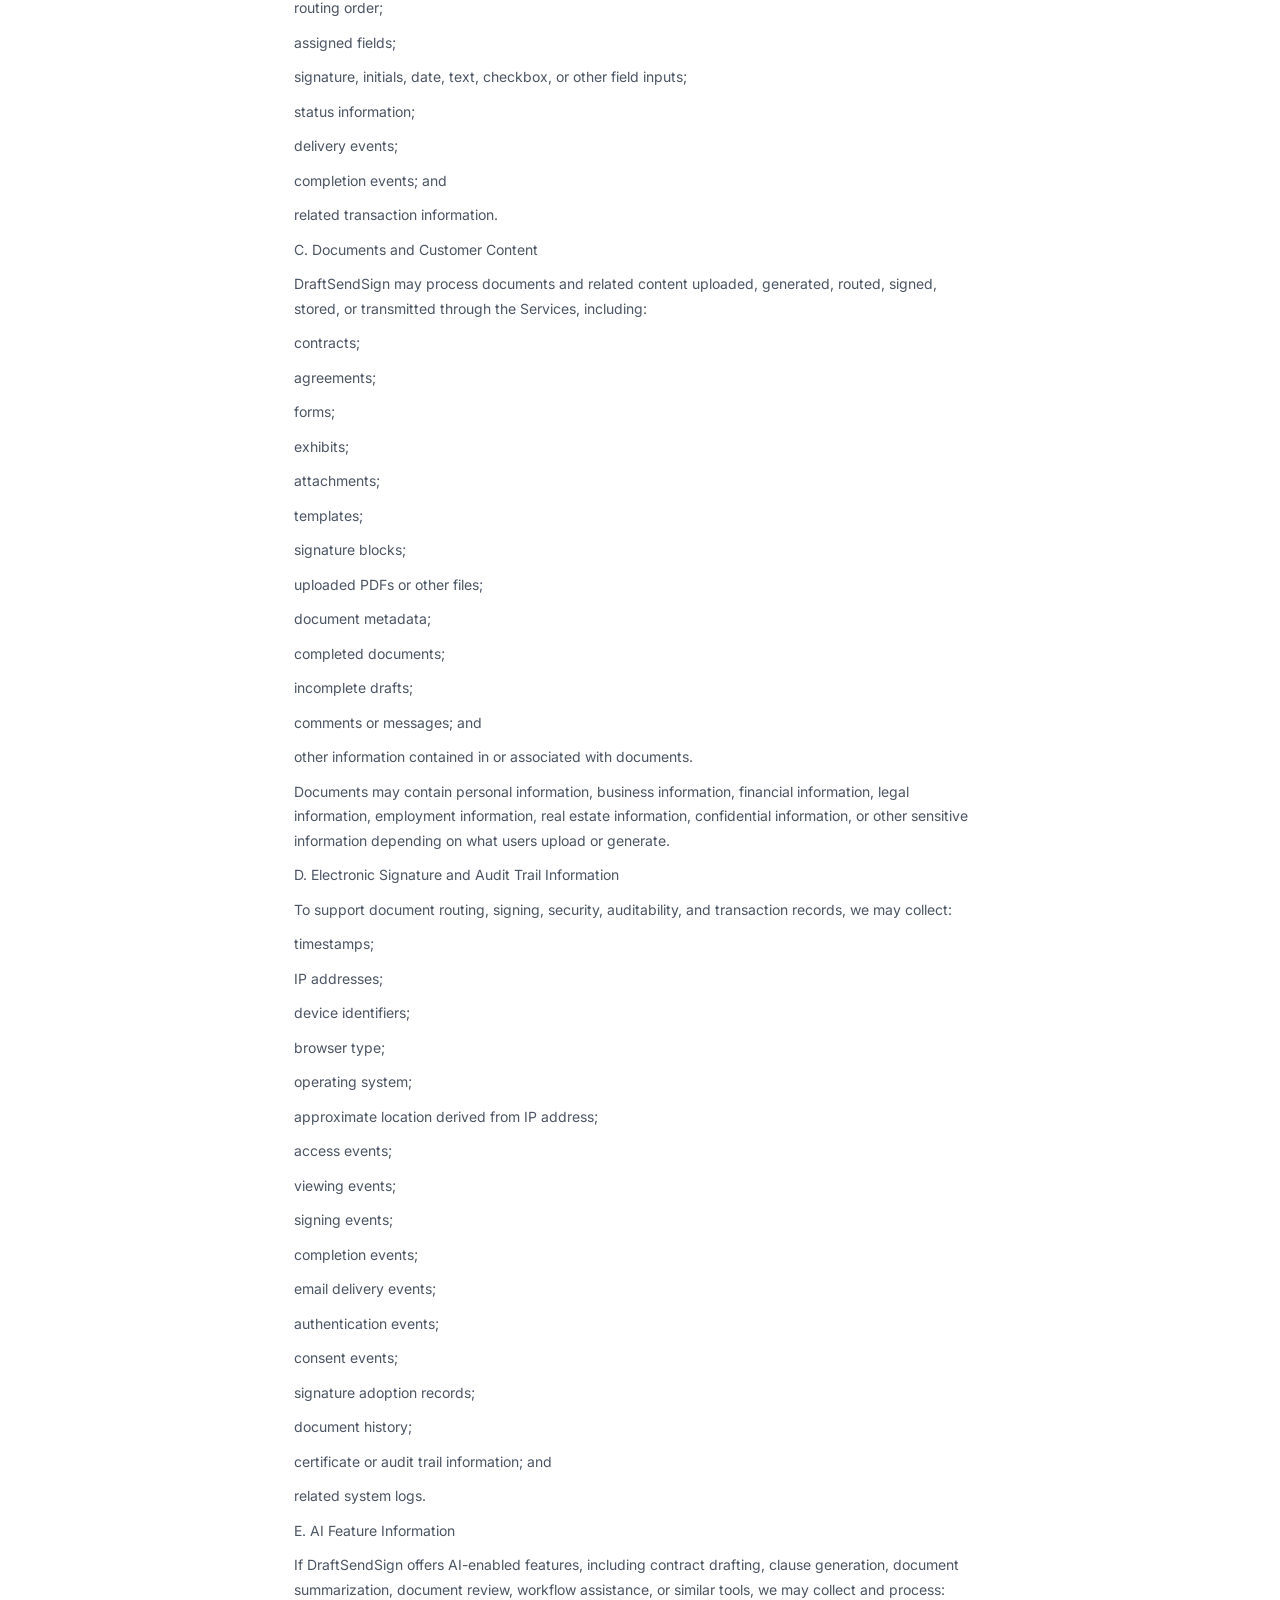
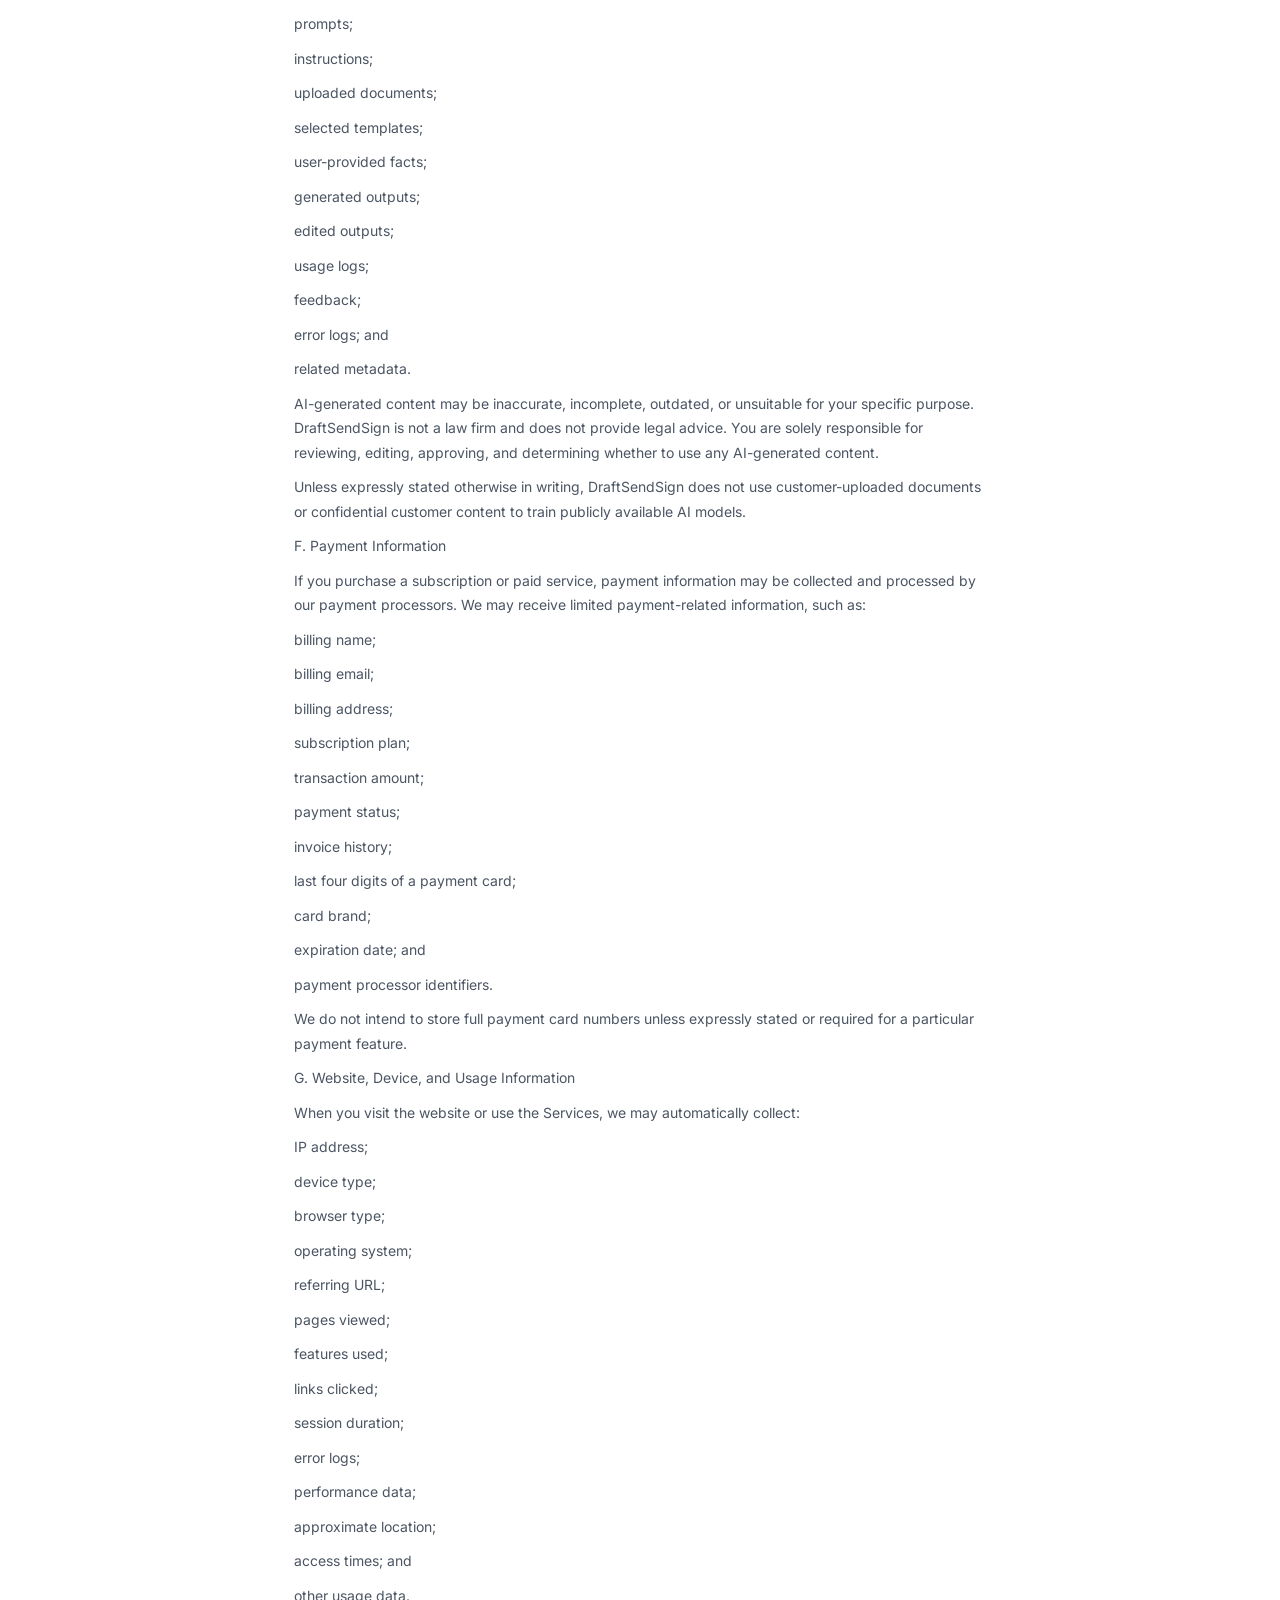
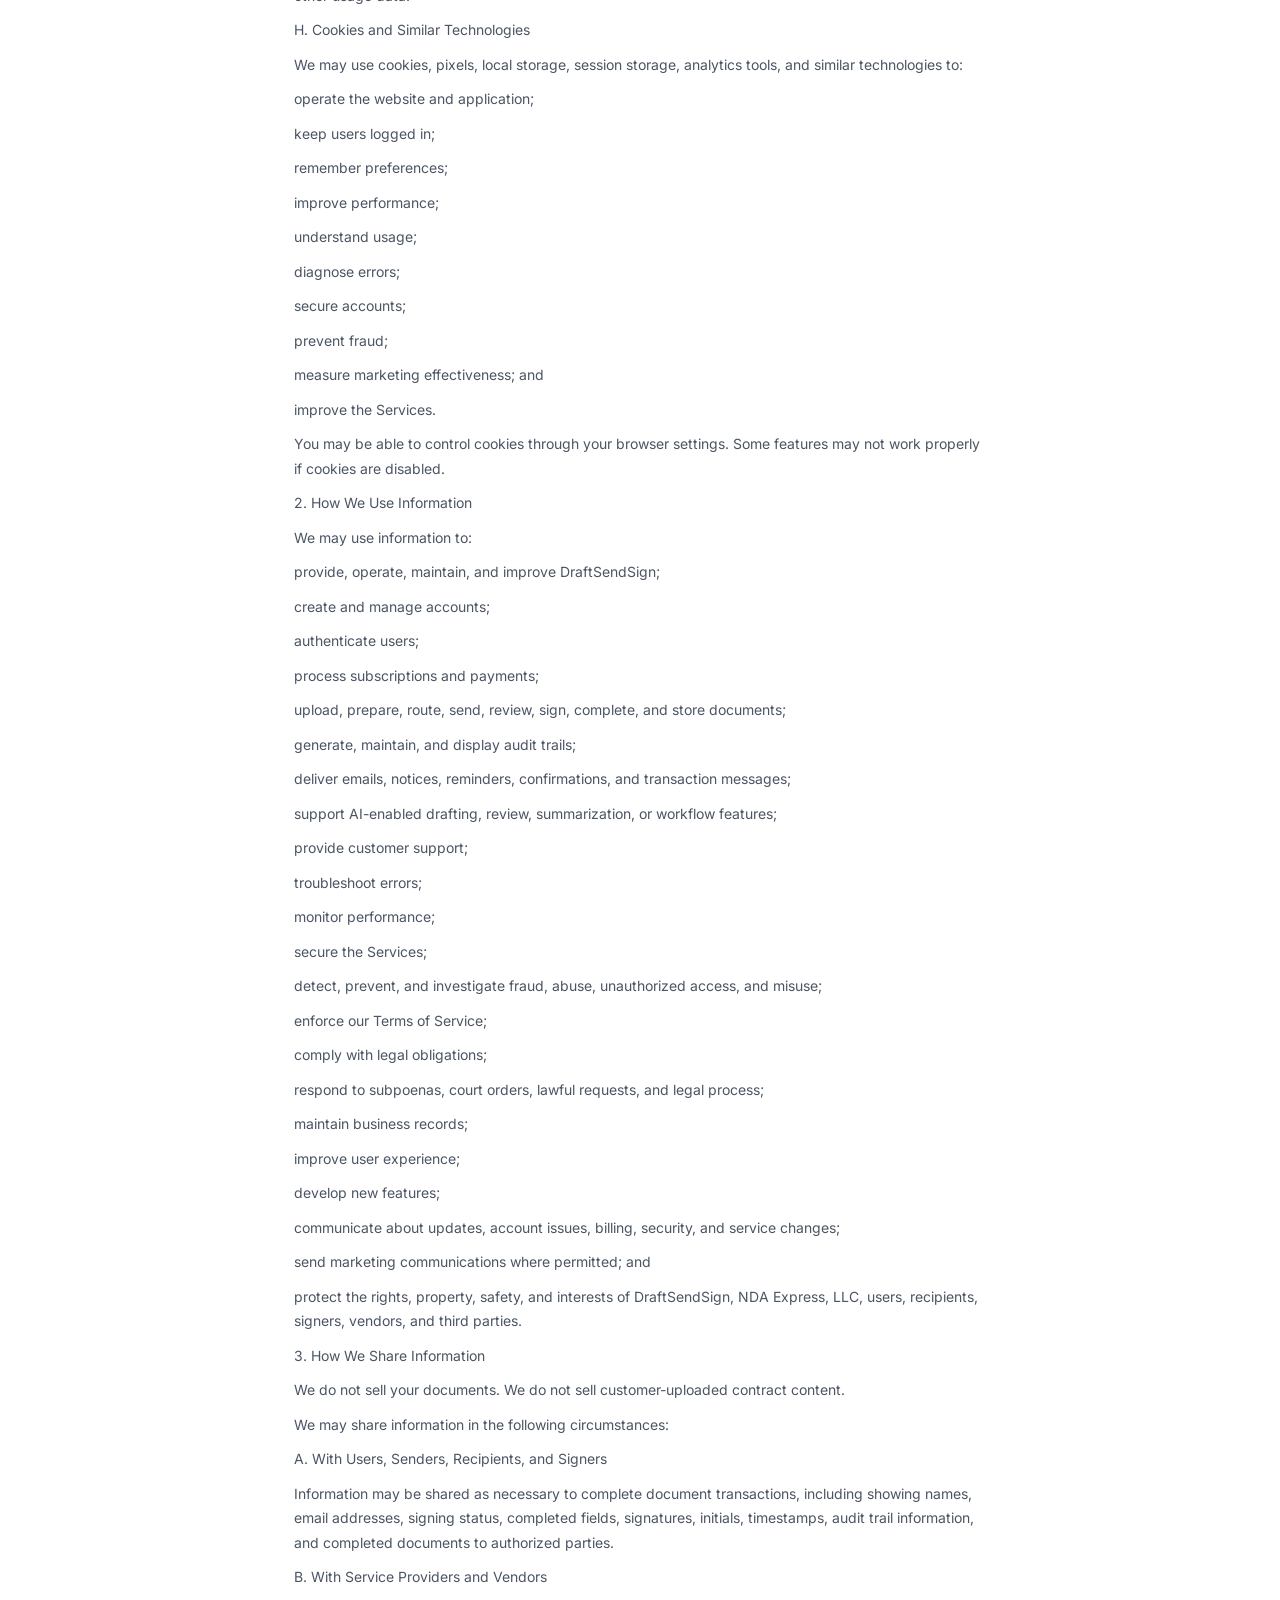
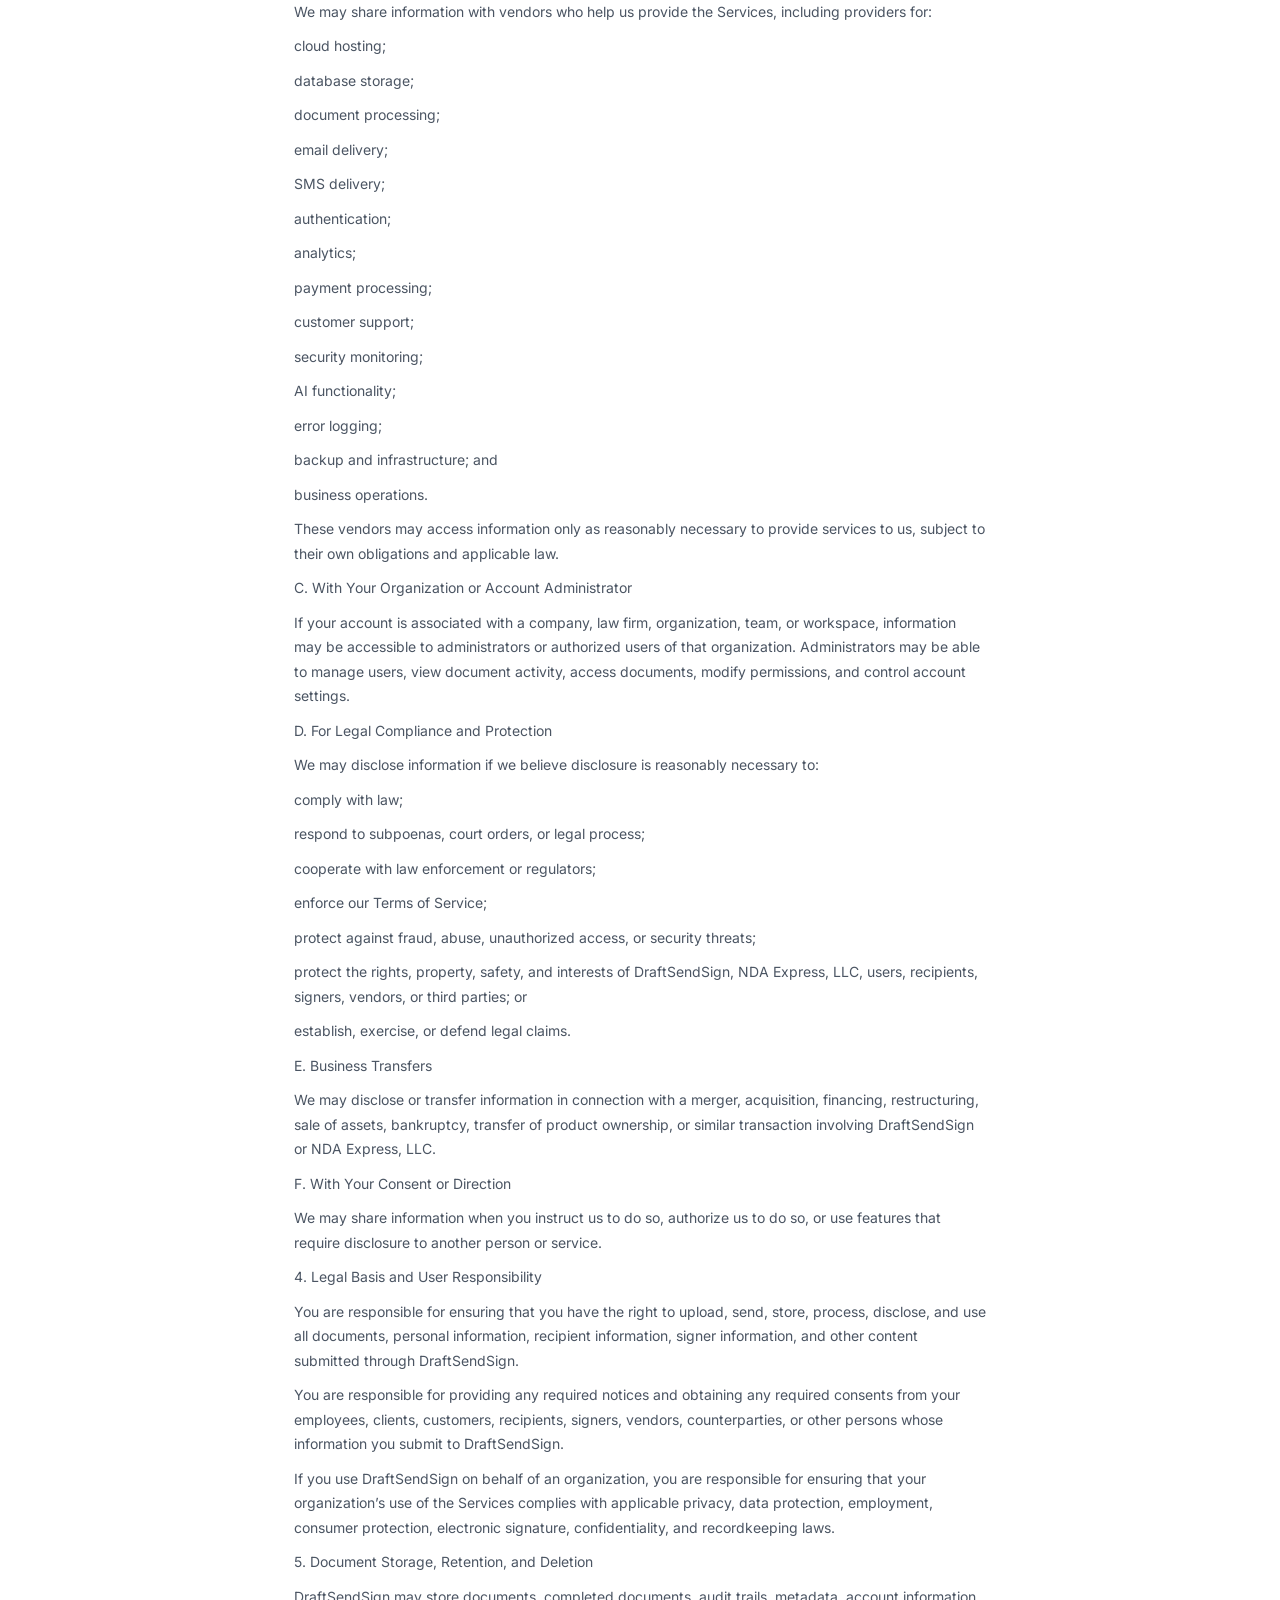
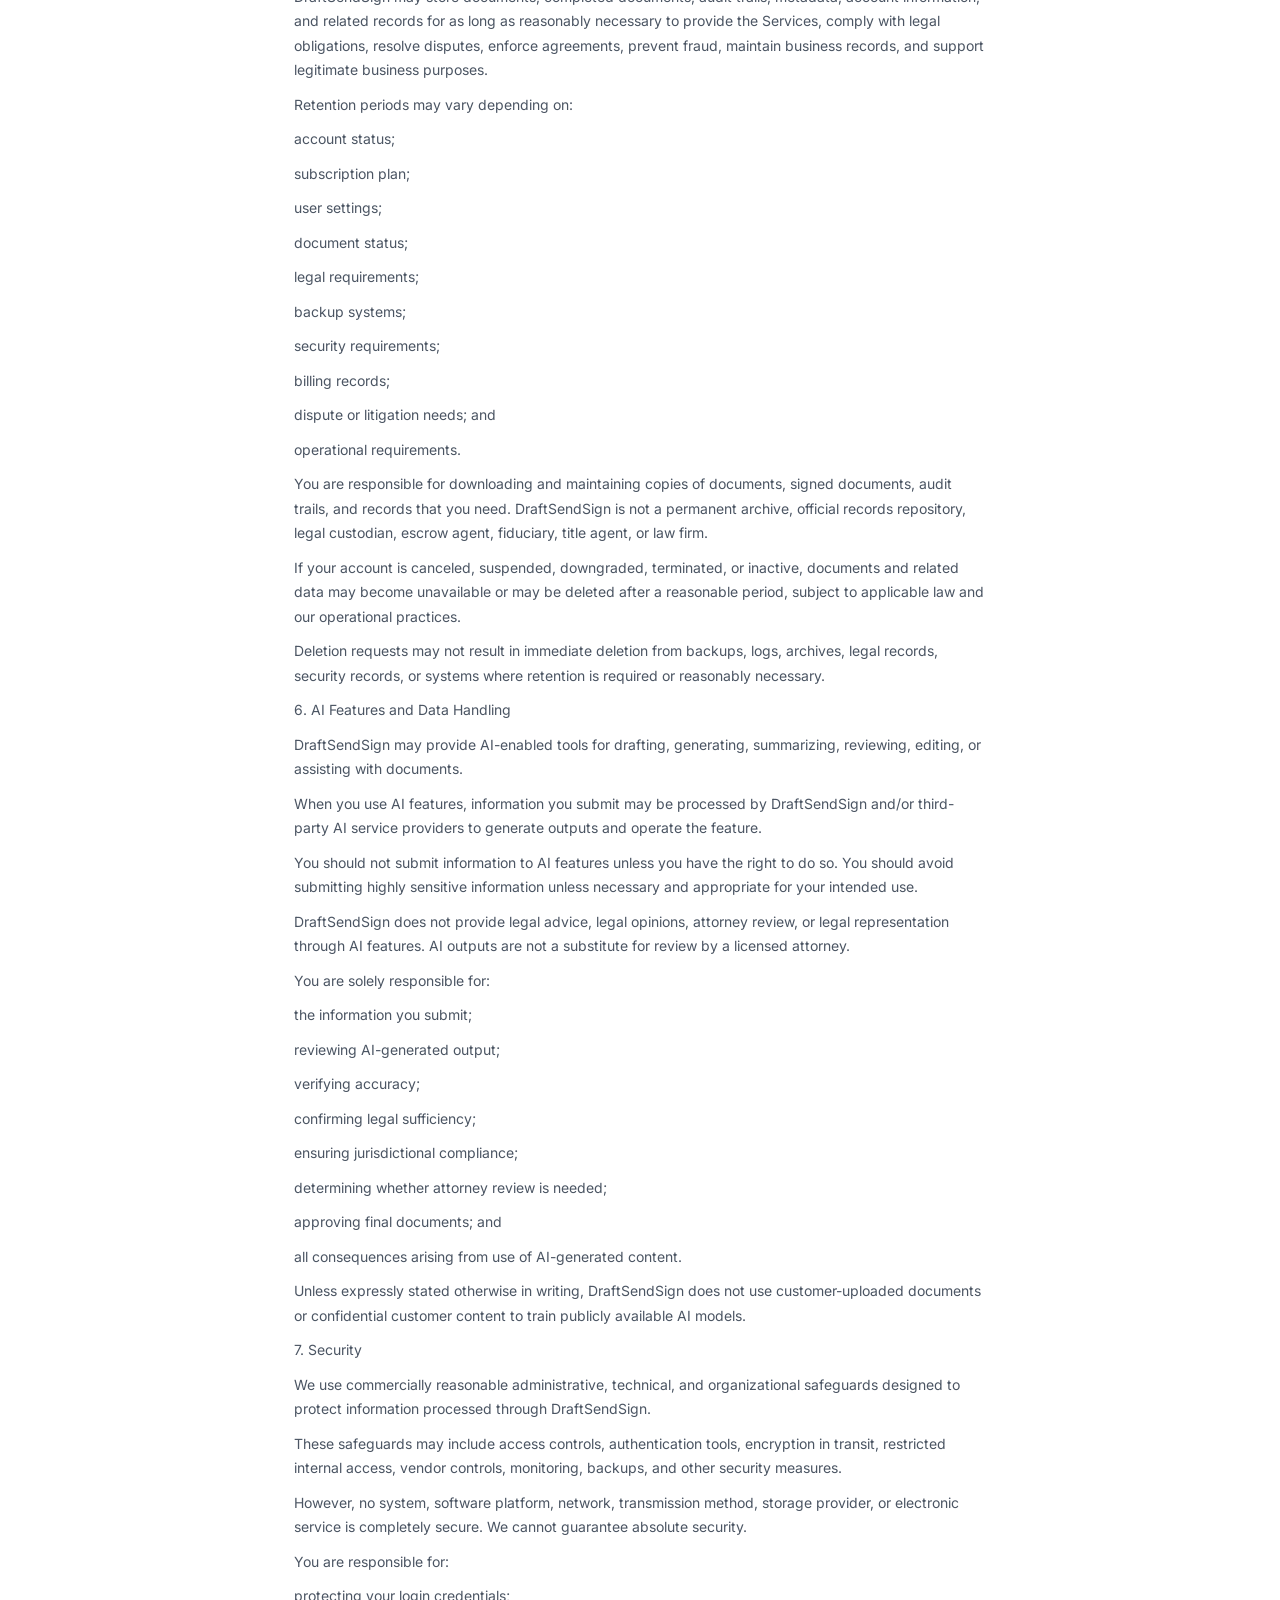
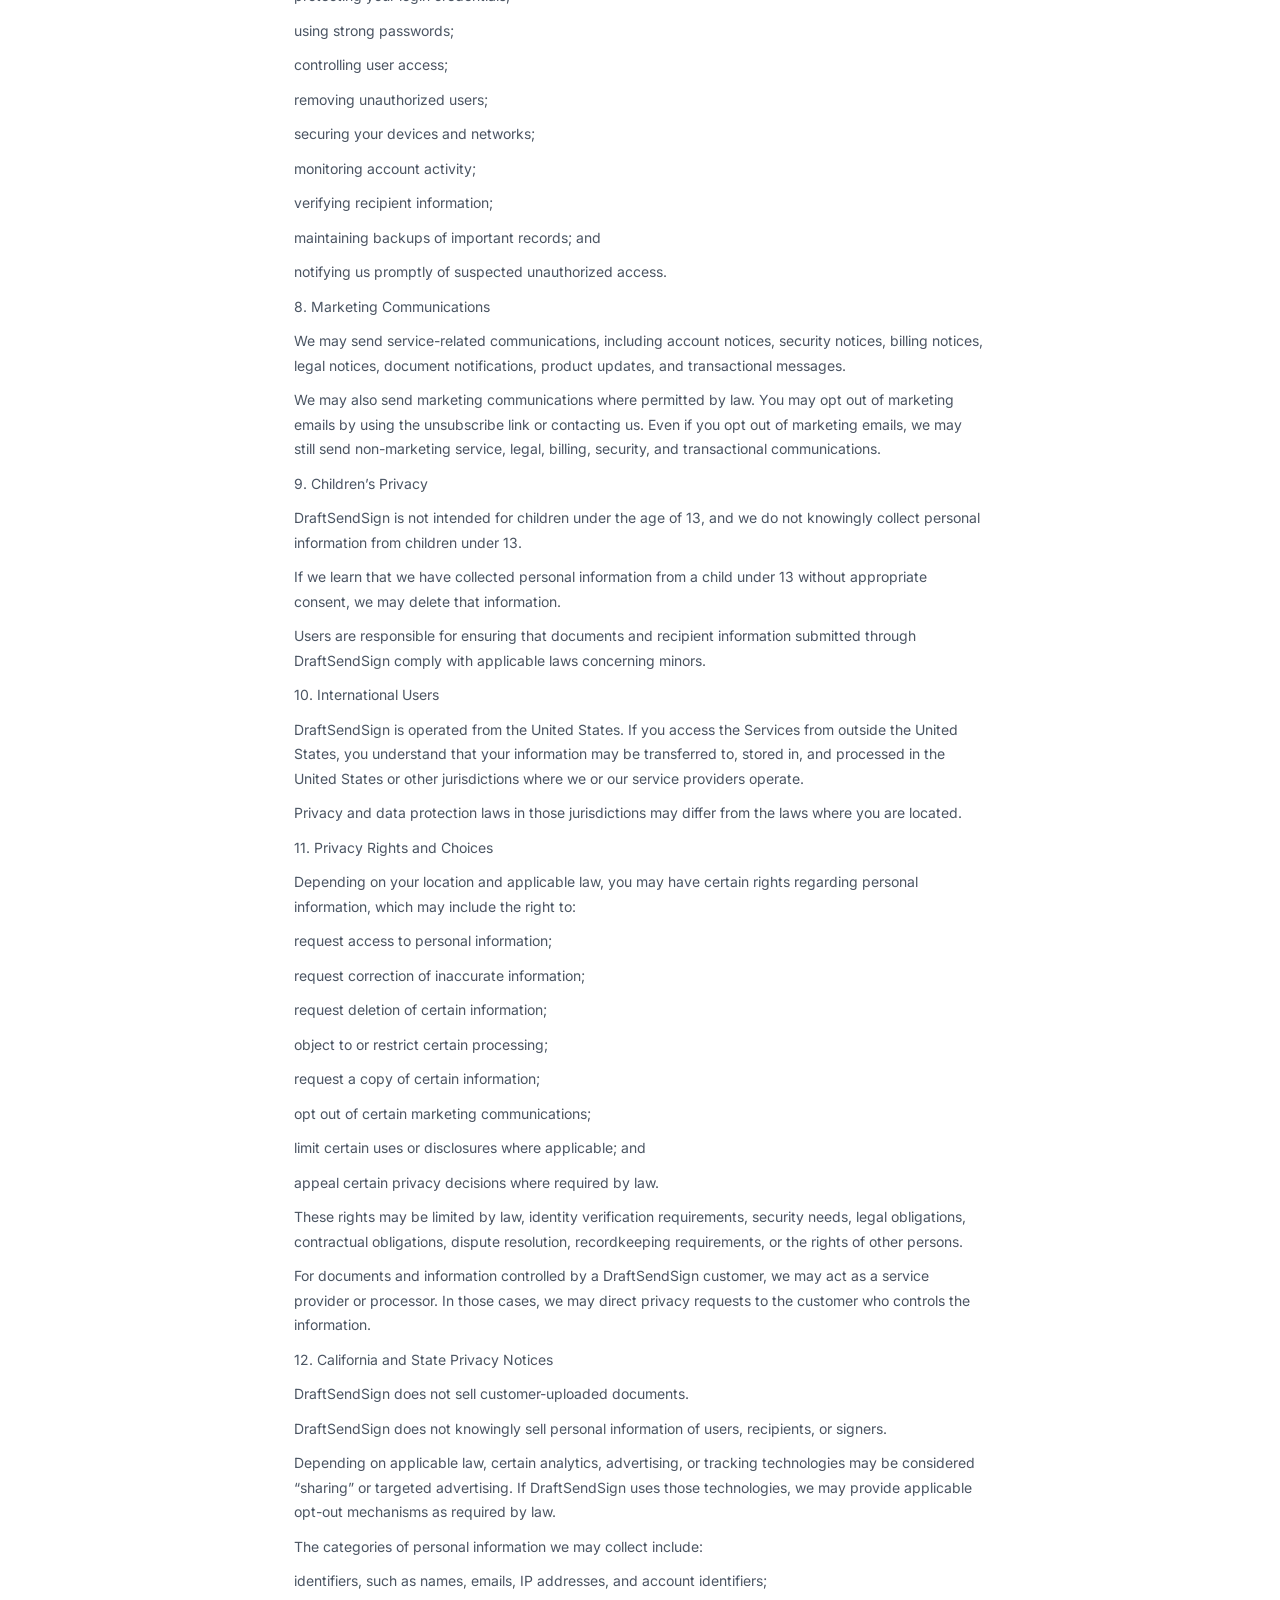
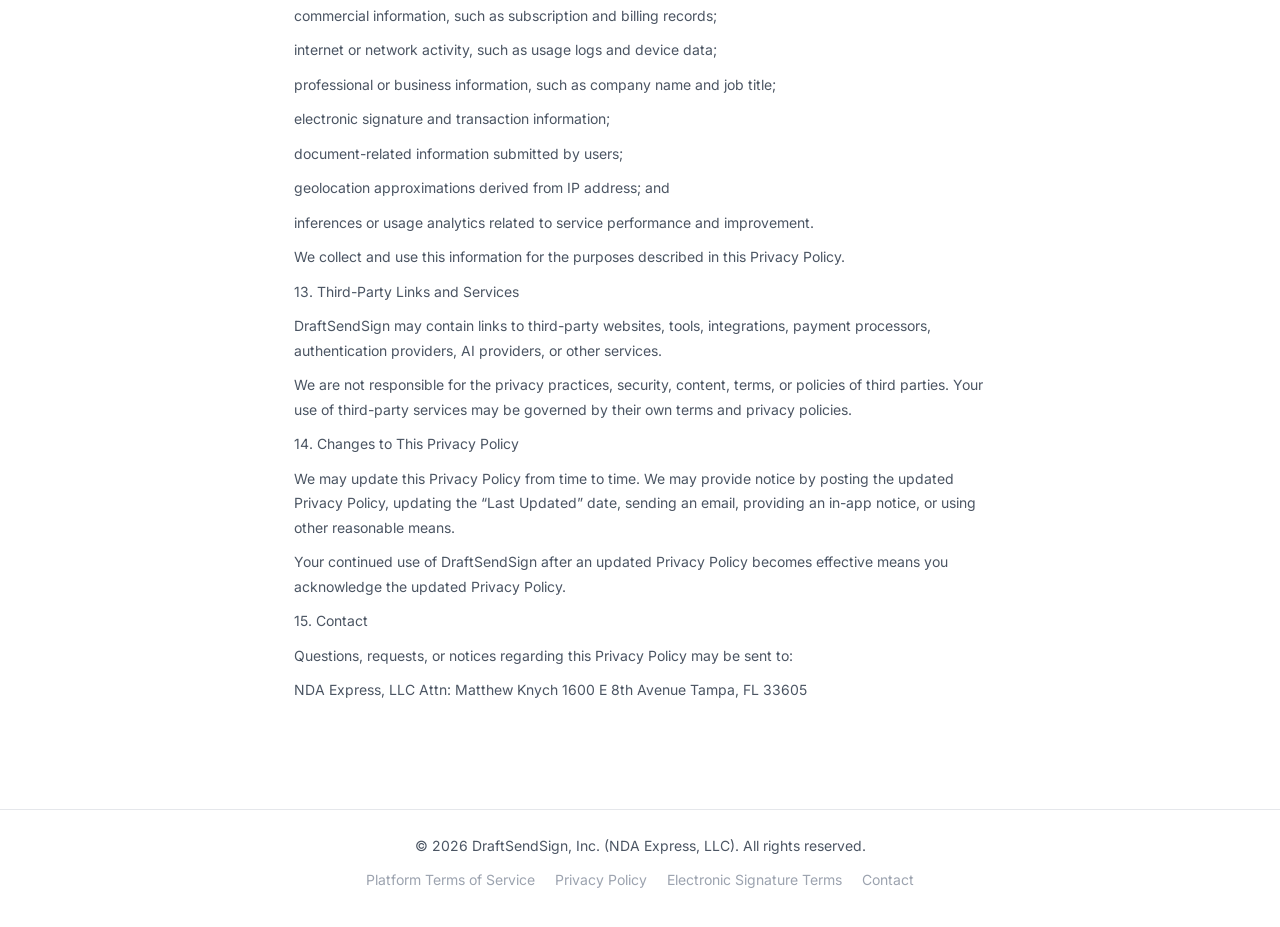
<file: legal/privacy.html>
<!DOCTYPE html>
<html lang="en">
<head>
  <meta charset="UTF-8">
  <meta name="viewport" content="width=device-width, initial-scale=1">
  <title>Privacy Policy — DraftSendSign</title>
  <link href="https://fonts.googleapis.com/css2?family=Cabinet+Grotesk:wght@700;800&family=Inter:wght@400;500;600&display=swap" rel="stylesheet">
  <style>
    *,*::before,*::after{box-sizing:border-box;margin:0;padding:0}
    body{font-family:'Inter',sans-serif;background:#fff;color:#111827;line-height:1.7;}
    a{color:#c8210d;text-decoration:none;}a:hover{text-decoration:underline;}
    .header{border-bottom:1px solid #e5e7eb;padding:16px 24px;display:flex;align-items:center;justify-content:space-between;position:sticky;top:0;background:#fff;z-index:10;}
    .brand{font-family:'Cabinet Grotesk',sans-serif;font-size:20px;font-weight:800;color:#111827;text-decoration:none;}
    .brand span{color:#c8210d;}
    .back{font-size:14px;color:#6b7280;text-decoration:none;}
    .back:hover{color:#111827;}
    .content{max-width:740px;margin:0 auto;padding:48px 24px 96px;}
    h1{font-size:30px;font-weight:800;margin-bottom:8px;line-height:1.2;}
    h2{font-size:17px;font-weight:700;margin:32px 0 10px;color:#111827;}
    h3{font-size:15px;font-weight:600;margin:20px 0 8px;color:#374151;}
    p{font-size:14px;color:#4b5563;margin-bottom:10px;line-height:1.75;}
    .date{font-size:13px;color:#6b7280;margin-bottom:36px;padding-bottom:24px;border-bottom:1px solid #f3f4f6;}
    .footer{border-top:1px solid #e5e7eb;padding:24px;text-align:center;font-size:12px;color:#9ca3af;}
    .footer a{color:#9ca3af;margin:0 8px;}.footer a:hover{color:#111827;}
</style>
</head>
<body>
<div class="header">
  <a href="/" class="brand">Draft<span>Send</span>Sign</a>
  <a href="/" class="back">← Back to Home</a>
</div>
<div class="content">
  <h1 style="font-family:'Cabinet Grotesk',sans-serif;">Privacy Policy</h1>
  <p class="date">DraftSendSign, Inc. — NDA Express, LLC</p>
  <p>DraftSendSign Privacy Policy</p>
<p>Last Updated: May 1, 2026</p>
<p>This Privacy Policy explains how NDA Express, LLC, through its DraftSendSign product, collects, uses, stores, shares, and protects information in connection with DraftSendSign’s website, application, software, platform, electronic signature tools, document routing tools, AI-enabled features, subscription services, and related services.</p>
<p>DraftSendSign is a product owned and operated by NDA Express, LLC. In this Privacy Policy, “DraftSendSign,” “NDA Express,” “we,” “us,” and “our” refer to NDA Express, LLC and its DraftSendSign product. “You” and “your” refer to any person who accesses or uses DraftSendSign, including account holders, users, senders, recipients, signers, visitors, and representatives of companies or organizations.</p>
<p>This Privacy Policy is intended to be read together with DraftSendSign’s Platform Terms of Service, which govern use of the Services and make clear that DraftSendSign is a technology platform owned by NDA Express, LLC.</p>
<p>By accessing or using DraftSendSign, creating an account, uploading documents, sending documents for signature, receiving documents, signing documents, using AI features, or otherwise interacting with the Services, you acknowledge this Privacy Policy.</p>
<p>1. Information We Collect</p>
<p>We may collect information directly from you, automatically through your use of the Services, from other users, from recipients or signers, from service providers, and from third-party tools integrated with DraftSendSign.</p>
<p>A. Account Information</p>
<p>When you create or manage an account, we may collect:</p>
<p>name;</p>
<p>email address;</p>
<p>phone number;</p>
<p>username;</p>
<p>password or authentication credentials;</p>
<p>company, law firm, or organization name;</p>
<p>job title or role;</p>
<p>billing contact information;</p>
<p>account settings;</p>
<p>user permissions;</p>
<p>subscription plan information;</p>
<p>support communications; and</p>
<p>other information you provide when creating or managing an account.</p>
<p>B. Sender, Recipient, and Signer Information</p>
<p>When documents are prepared, sent, received, reviewed, signed, completed, or routed through DraftSendSign, we may collect:</p>
<p>sender names and contact information;</p>
<p>recipient and signer names;</p>
<p>email addresses;</p>
<p>phone numbers, if used;</p>
<p>signing roles;</p>
<p>routing order;</p>
<p>assigned fields;</p>
<p>signature, initials, date, text, checkbox, or other field inputs;</p>
<p>status information;</p>
<p>delivery events;</p>
<p>completion events; and</p>
<p>related transaction information.</p>
<p>C. Documents and Customer Content</p>
<p>DraftSendSign may process documents and related content uploaded, generated, routed, signed, stored, or transmitted through the Services, including:</p>
<p>contracts;</p>
<p>agreements;</p>
<p>forms;</p>
<p>exhibits;</p>
<p>attachments;</p>
<p>templates;</p>
<p>signature blocks;</p>
<p>uploaded PDFs or other files;</p>
<p>document metadata;</p>
<p>completed documents;</p>
<p>incomplete drafts;</p>
<p>comments or messages; and</p>
<p>other information contained in or associated with documents.</p>
<p>Documents may contain personal information, business information, financial information, legal information, employment information, real estate information, confidential information, or other sensitive information depending on what users upload or generate.</p>
<p>D. Electronic Signature and Audit Trail Information</p>
<p>To support document routing, signing, security, auditability, and transaction records, we may collect:</p>
<p>timestamps;</p>
<p>IP addresses;</p>
<p>device identifiers;</p>
<p>browser type;</p>
<p>operating system;</p>
<p>approximate location derived from IP address;</p>
<p>access events;</p>
<p>viewing events;</p>
<p>signing events;</p>
<p>completion events;</p>
<p>email delivery events;</p>
<p>authentication events;</p>
<p>consent events;</p>
<p>signature adoption records;</p>
<p>document history;</p>
<p>certificate or audit trail information; and</p>
<p>related system logs.</p>
<p>E. AI Feature Information</p>
<p>If DraftSendSign offers AI-enabled features, including contract drafting, clause generation, document summarization, document review, workflow assistance, or similar tools, we may collect and process:</p>
<p>prompts;</p>
<p>instructions;</p>
<p>uploaded documents;</p>
<p>selected templates;</p>
<p>user-provided facts;</p>
<p>generated outputs;</p>
<p>edited outputs;</p>
<p>usage logs;</p>
<p>feedback;</p>
<p>error logs; and</p>
<p>related metadata.</p>
<p>AI-generated content may be inaccurate, incomplete, outdated, or unsuitable for your specific purpose. DraftSendSign is not a law firm and does not provide legal advice. You are solely responsible for reviewing, editing, approving, and determining whether to use any AI-generated content.</p>
<p>Unless expressly stated otherwise in writing, DraftSendSign does not use customer-uploaded documents or confidential customer content to train publicly available AI models.</p>
<p>F. Payment Information</p>
<p>If you purchase a subscription or paid service, payment information may be collected and processed by our payment processors. We may receive limited payment-related information, such as:</p>
<p>billing name;</p>
<p>billing email;</p>
<p>billing address;</p>
<p>subscription plan;</p>
<p>transaction amount;</p>
<p>payment status;</p>
<p>invoice history;</p>
<p>last four digits of a payment card;</p>
<p>card brand;</p>
<p>expiration date; and</p>
<p>payment processor identifiers.</p>
<p>We do not intend to store full payment card numbers unless expressly stated or required for a particular payment feature.</p>
<p>G. Website, Device, and Usage Information</p>
<p>When you visit the website or use the Services, we may automatically collect:</p>
<p>IP address;</p>
<p>device type;</p>
<p>browser type;</p>
<p>operating system;</p>
<p>referring URL;</p>
<p>pages viewed;</p>
<p>features used;</p>
<p>links clicked;</p>
<p>session duration;</p>
<p>error logs;</p>
<p>performance data;</p>
<p>approximate location;</p>
<p>access times; and</p>
<p>other usage data.</p>
<p>H. Cookies and Similar Technologies</p>
<p>We may use cookies, pixels, local storage, session storage, analytics tools, and similar technologies to:</p>
<p>operate the website and application;</p>
<p>keep users logged in;</p>
<p>remember preferences;</p>
<p>improve performance;</p>
<p>understand usage;</p>
<p>diagnose errors;</p>
<p>secure accounts;</p>
<p>prevent fraud;</p>
<p>measure marketing effectiveness; and</p>
<p>improve the Services.</p>
<p>You may be able to control cookies through your browser settings. Some features may not work properly if cookies are disabled.</p>
<p>2. How We Use Information</p>
<p>We may use information to:</p>
<p>provide, operate, maintain, and improve DraftSendSign;</p>
<p>create and manage accounts;</p>
<p>authenticate users;</p>
<p>process subscriptions and payments;</p>
<p>upload, prepare, route, send, review, sign, complete, and store documents;</p>
<p>generate, maintain, and display audit trails;</p>
<p>deliver emails, notices, reminders, confirmations, and transaction messages;</p>
<p>support AI-enabled drafting, review, summarization, or workflow features;</p>
<p>provide customer support;</p>
<p>troubleshoot errors;</p>
<p>monitor performance;</p>
<p>secure the Services;</p>
<p>detect, prevent, and investigate fraud, abuse, unauthorized access, and misuse;</p>
<p>enforce our Terms of Service;</p>
<p>comply with legal obligations;</p>
<p>respond to subpoenas, court orders, lawful requests, and legal process;</p>
<p>maintain business records;</p>
<p>improve user experience;</p>
<p>develop new features;</p>
<p>communicate about updates, account issues, billing, security, and service changes;</p>
<p>send marketing communications where permitted; and</p>
<p>protect the rights, property, safety, and interests of DraftSendSign, NDA Express, LLC, users, recipients, signers, vendors, and third parties.</p>
<p>3. How We Share Information</p>
<p>We do not sell your documents. We do not sell customer-uploaded contract content.</p>
<p>We may share information in the following circumstances:</p>
<p>A. With Users, Senders, Recipients, and Signers</p>
<p>Information may be shared as necessary to complete document transactions, including showing names, email addresses, signing status, completed fields, signatures, initials, timestamps, audit trail information, and completed documents to authorized parties.</p>
<p>B. With Service Providers and Vendors</p>
<p>We may share information with vendors who help us provide the Services, including providers for:</p>
<p>cloud hosting;</p>
<p>database storage;</p>
<p>document processing;</p>
<p>email delivery;</p>
<p>SMS delivery;</p>
<p>authentication;</p>
<p>analytics;</p>
<p>payment processing;</p>
<p>customer support;</p>
<p>security monitoring;</p>
<p>AI functionality;</p>
<p>error logging;</p>
<p>backup and infrastructure; and</p>
<p>business operations.</p>
<p>These vendors may access information only as reasonably necessary to provide services to us, subject to their own obligations and applicable law.</p>
<p>C. With Your Organization or Account Administrator</p>
<p>If your account is associated with a company, law firm, organization, team, or workspace, information may be accessible to administrators or authorized users of that organization. Administrators may be able to manage users, view document activity, access documents, modify permissions, and control account settings.</p>
<p>D. For Legal Compliance and Protection</p>
<p>We may disclose information if we believe disclosure is reasonably necessary to:</p>
<p>comply with law;</p>
<p>respond to subpoenas, court orders, or legal process;</p>
<p>cooperate with law enforcement or regulators;</p>
<p>enforce our Terms of Service;</p>
<p>protect against fraud, abuse, unauthorized access, or security threats;</p>
<p>protect the rights, property, safety, and interests of DraftSendSign, NDA Express, LLC, users, recipients, signers, vendors, or third parties; or</p>
<p>establish, exercise, or defend legal claims.</p>
<p>E. Business Transfers</p>
<p>We may disclose or transfer information in connection with a merger, acquisition, financing, restructuring, sale of assets, bankruptcy, transfer of product ownership, or similar transaction involving DraftSendSign or NDA Express, LLC.</p>
<p>F. With Your Consent or Direction</p>
<p>We may share information when you instruct us to do so, authorize us to do so, or use features that require disclosure to another person or service.</p>
<p>4. Legal Basis and User Responsibility</p>
<p>You are responsible for ensuring that you have the right to upload, send, store, process, disclose, and use all documents, personal information, recipient information, signer information, and other content submitted through DraftSendSign.</p>
<p>You are responsible for providing any required notices and obtaining any required consents from your employees, clients, customers, recipients, signers, vendors, counterparties, or other persons whose information you submit to DraftSendSign.</p>
<p>If you use DraftSendSign on behalf of an organization, you are responsible for ensuring that your organization’s use of the Services complies with applicable privacy, data protection, employment, consumer protection, electronic signature, confidentiality, and recordkeeping laws.</p>
<p>5. Document Storage, Retention, and Deletion</p>
<p>DraftSendSign may store documents, completed documents, audit trails, metadata, account information, and related records for as long as reasonably necessary to provide the Services, comply with legal obligations, resolve disputes, enforce agreements, prevent fraud, maintain business records, and support legitimate business purposes.</p>
<p>Retention periods may vary depending on:</p>
<p>account status;</p>
<p>subscription plan;</p>
<p>user settings;</p>
<p>document status;</p>
<p>legal requirements;</p>
<p>backup systems;</p>
<p>security requirements;</p>
<p>billing records;</p>
<p>dispute or litigation needs; and</p>
<p>operational requirements.</p>
<p>You are responsible for downloading and maintaining copies of documents, signed documents, audit trails, and records that you need. DraftSendSign is not a permanent archive, official records repository, legal custodian, escrow agent, fiduciary, title agent, or law firm.</p>
<p>If your account is canceled, suspended, downgraded, terminated, or inactive, documents and related data may become unavailable or may be deleted after a reasonable period, subject to applicable law and our operational practices.</p>
<p>Deletion requests may not result in immediate deletion from backups, logs, archives, legal records, security records, or systems where retention is required or reasonably necessary.</p>
<p>6. AI Features and Data Handling</p>
<p>DraftSendSign may provide AI-enabled tools for drafting, generating, summarizing, reviewing, editing, or assisting with documents.</p>
<p>When you use AI features, information you submit may be processed by DraftSendSign and/or third-party AI service providers to generate outputs and operate the feature.</p>
<p>You should not submit information to AI features unless you have the right to do so. You should avoid submitting highly sensitive information unless necessary and appropriate for your intended use.</p>
<p>DraftSendSign does not provide legal advice, legal opinions, attorney review, or legal representation through AI features. AI outputs are not a substitute for review by a licensed attorney.</p>
<p>You are solely responsible for:</p>
<p>the information you submit;</p>
<p>reviewing AI-generated output;</p>
<p>verifying accuracy;</p>
<p>confirming legal sufficiency;</p>
<p>ensuring jurisdictional compliance;</p>
<p>determining whether attorney review is needed;</p>
<p>approving final documents; and</p>
<p>all consequences arising from use of AI-generated content.</p>
<p>Unless expressly stated otherwise in writing, DraftSendSign does not use customer-uploaded documents or confidential customer content to train publicly available AI models.</p>
<p>7. Security</p>
<p>We use commercially reasonable administrative, technical, and organizational safeguards designed to protect information processed through DraftSendSign.</p>
<p>These safeguards may include access controls, authentication tools, encryption in transit, restricted internal access, vendor controls, monitoring, backups, and other security measures.</p>
<p>However, no system, software platform, network, transmission method, storage provider, or electronic service is completely secure. We cannot guarantee absolute security.</p>
<p>You are responsible for:</p>
<p>protecting your login credentials;</p>
<p>using strong passwords;</p>
<p>controlling user access;</p>
<p>removing unauthorized users;</p>
<p>securing your devices and networks;</p>
<p>monitoring account activity;</p>
<p>verifying recipient information;</p>
<p>maintaining backups of important records; and</p>
<p>notifying us promptly of suspected unauthorized access.</p>
<p>8. Marketing Communications</p>
<p>We may send service-related communications, including account notices, security notices, billing notices, legal notices, document notifications, product updates, and transactional messages.</p>
<p>We may also send marketing communications where permitted by law. You may opt out of marketing emails by using the unsubscribe link or contacting us. Even if you opt out of marketing emails, we may still send non-marketing service, legal, billing, security, and transactional communications.</p>
<p>9. Children’s Privacy</p>
<p>DraftSendSign is not intended for children under the age of 13, and we do not knowingly collect personal information from children under 13.</p>
<p>If we learn that we have collected personal information from a child under 13 without appropriate consent, we may delete that information.</p>
<p>Users are responsible for ensuring that documents and recipient information submitted through DraftSendSign comply with applicable laws concerning minors.</p>
<p>10. International Users</p>
<p>DraftSendSign is operated from the United States. If you access the Services from outside the United States, you understand that your information may be transferred to, stored in, and processed in the United States or other jurisdictions where we or our service providers operate.</p>
<p>Privacy and data protection laws in those jurisdictions may differ from the laws where you are located.</p>
<p>11. Privacy Rights and Choices</p>
<p>Depending on your location and applicable law, you may have certain rights regarding personal information, which may include the right to:</p>
<p>request access to personal information;</p>
<p>request correction of inaccurate information;</p>
<p>request deletion of certain information;</p>
<p>object to or restrict certain processing;</p>
<p>request a copy of certain information;</p>
<p>opt out of certain marketing communications;</p>
<p>limit certain uses or disclosures where applicable; and</p>
<p>appeal certain privacy decisions where required by law.</p>
<p>These rights may be limited by law, identity verification requirements, security needs, legal obligations, contractual obligations, dispute resolution, recordkeeping requirements, or the rights of other persons.</p>
<p>For documents and information controlled by a DraftSendSign customer, we may act as a service provider or processor. In those cases, we may direct privacy requests to the customer who controls the information.</p>
<p>12. California and State Privacy Notices</p>
<p>DraftSendSign does not sell customer-uploaded documents.</p>
<p>DraftSendSign does not knowingly sell personal information of users, recipients, or signers.</p>
<p>Depending on applicable law, certain analytics, advertising, or tracking technologies may be considered “sharing” or targeted advertising. If DraftSendSign uses those technologies, we may provide applicable opt-out mechanisms as required by law.</p>
<p>The categories of personal information we may collect include:</p>
<p>identifiers, such as names, emails, IP addresses, and account identifiers;</p>
<p>commercial information, such as subscription and billing records;</p>
<p>internet or network activity, such as usage logs and device data;</p>
<p>professional or business information, such as company name and job title;</p>
<p>electronic signature and transaction information;</p>
<p>document-related information submitted by users;</p>
<p>geolocation approximations derived from IP address; and</p>
<p>inferences or usage analytics related to service performance and improvement.</p>
<p>We collect and use this information for the purposes described in this Privacy Policy.</p>
<p>13. Third-Party Links and Services</p>
<p>DraftSendSign may contain links to third-party websites, tools, integrations, payment processors, authentication providers, AI providers, or other services.</p>
<p>We are not responsible for the privacy practices, security, content, terms, or policies of third parties. Your use of third-party services may be governed by their own terms and privacy policies.</p>
<p>14. Changes to This Privacy Policy</p>
<p>We may update this Privacy Policy from time to time. We may provide notice by posting the updated Privacy Policy, updating the “Last Updated” date, sending an email, providing an in-app notice, or using other reasonable means.</p>
<p>Your continued use of DraftSendSign after an updated Privacy Policy becomes effective means you acknowledge the updated Privacy Policy.</p>
<p>15. Contact</p>
<p>Questions, requests, or notices regarding this Privacy Policy may be sent to:</p>
<p>NDA Express, LLC
Attn: Matthew Knych
1600 E 8th Avenue
Tampa, FL 33605</p>
</div>
<div class="footer">
  <p>© 2026 DraftSendSign, Inc. (NDA Express, LLC). All rights reserved.</p>
  <p style="margin-top:8px;">
    <a href="/legal/terms.html">Platform Terms of Service</a>
    <a href="/legal/privacy.html">Privacy Policy</a>
    <a href="/legal/esign-terms.html">Electronic Signature Terms</a>
    <a href="mailto:help@draftsendsign.com">Contact</a>
  </p>
</div>
</body>
</html>
</file>
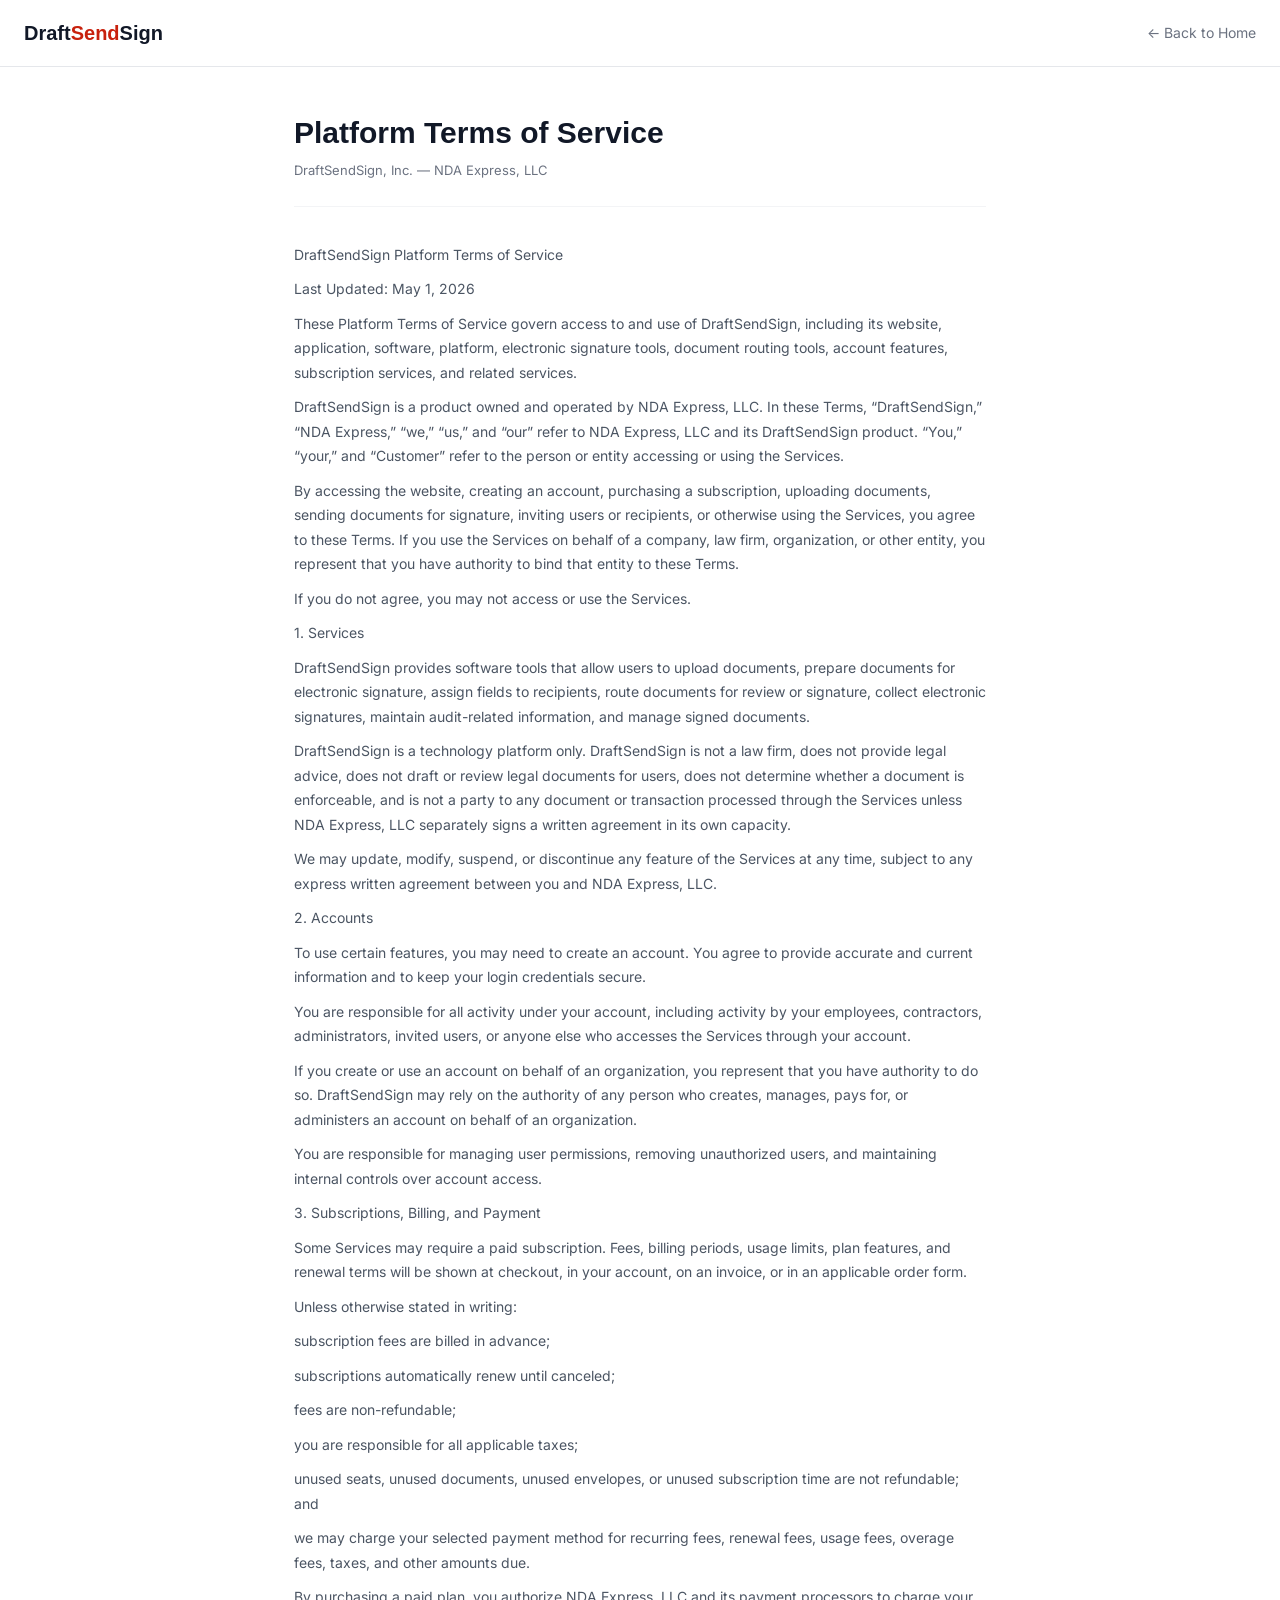
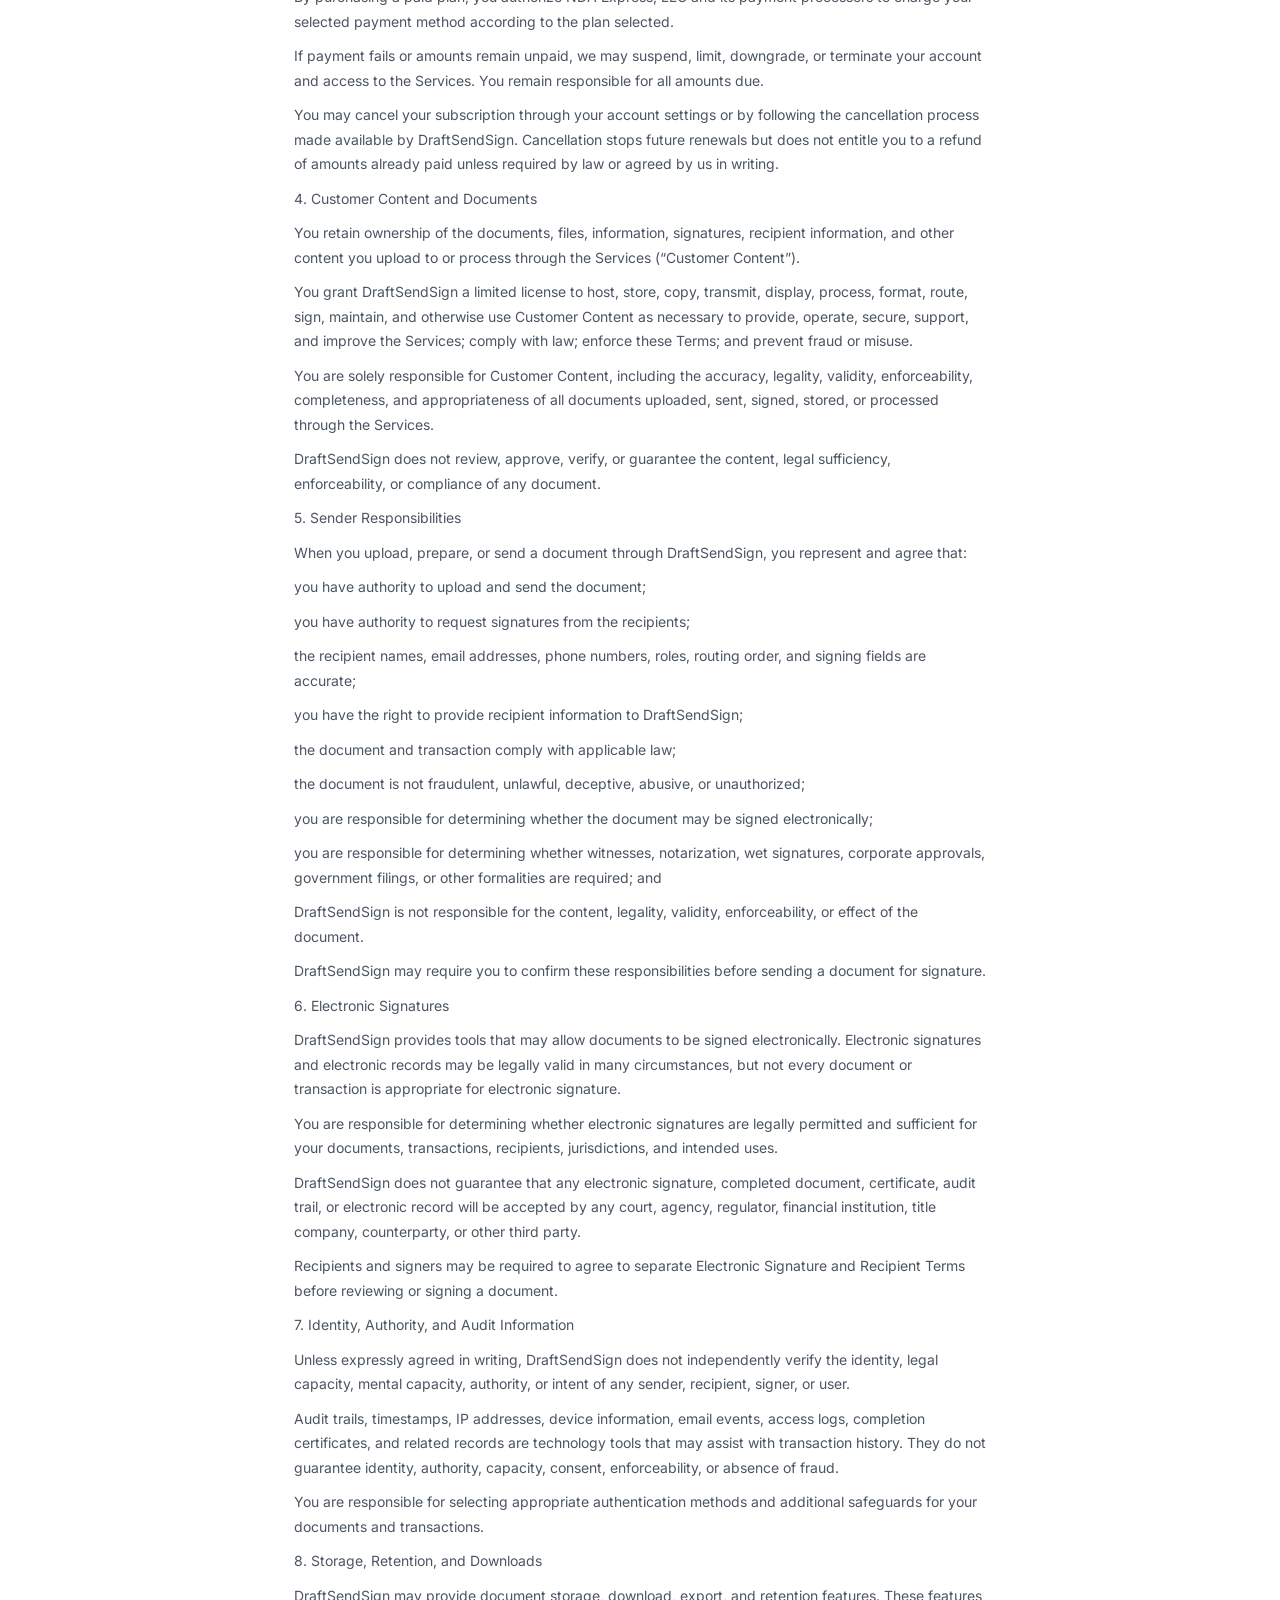
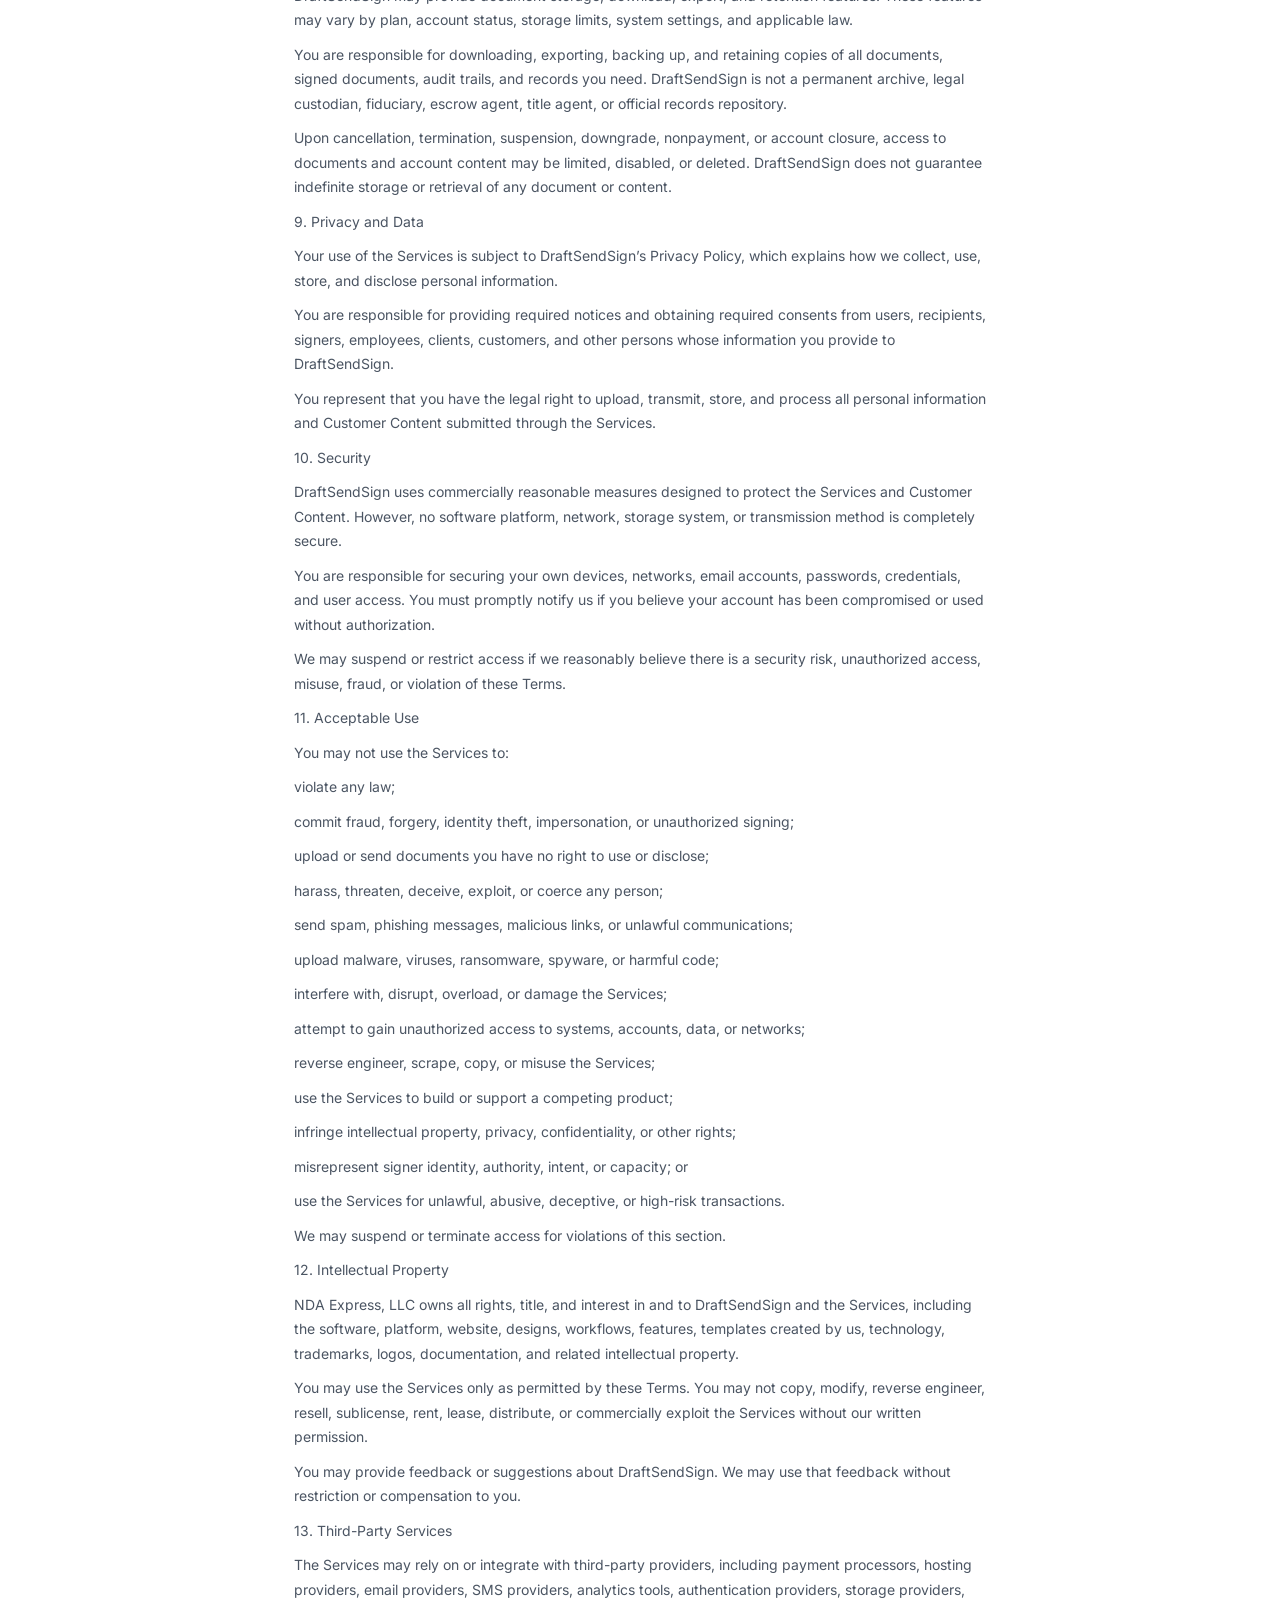
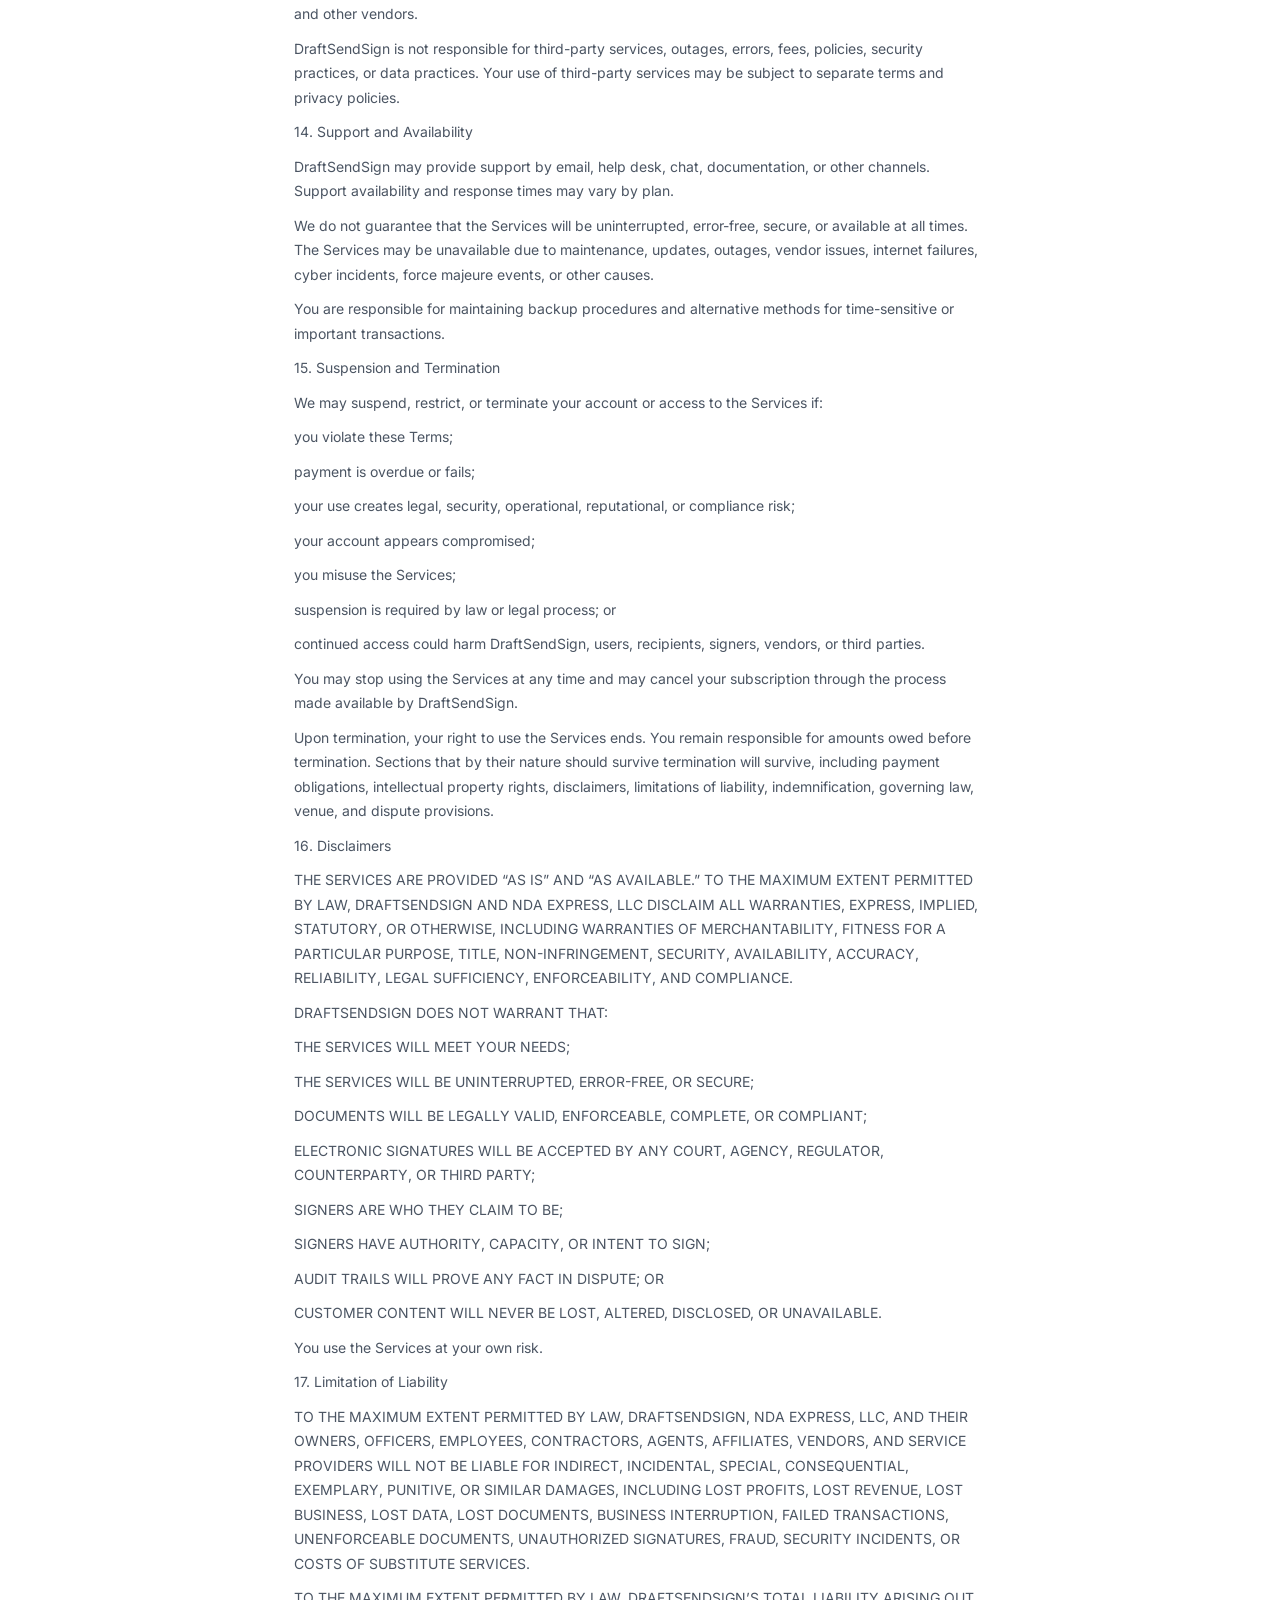
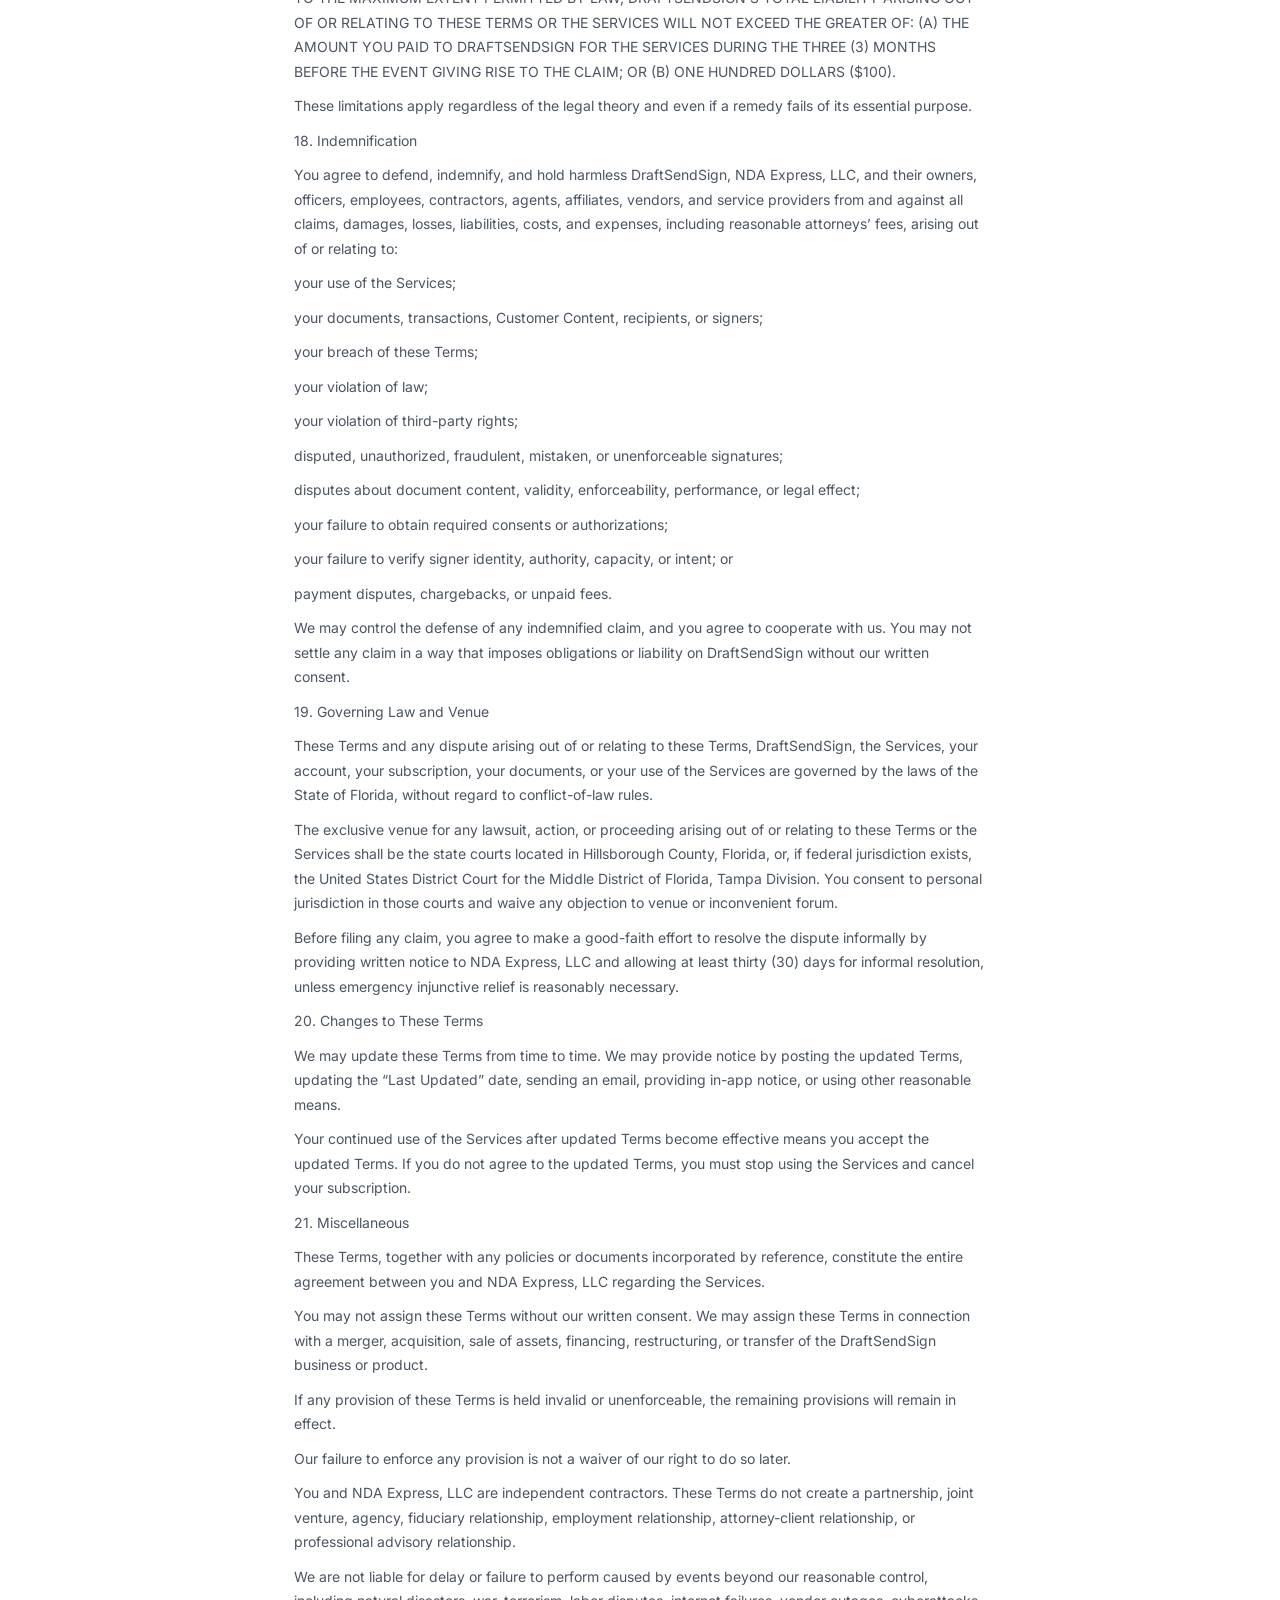
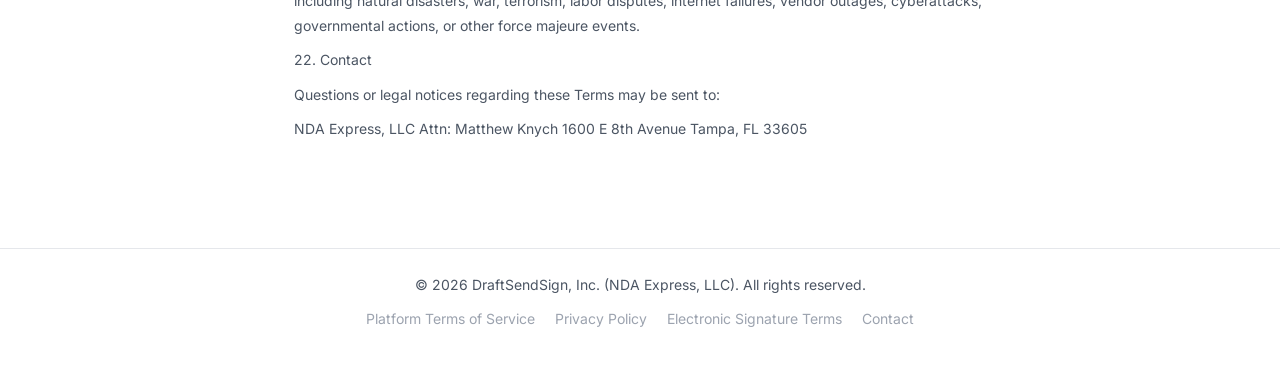
<file: legal/terms.html>
<!DOCTYPE html>
<html lang="en">
<head>
  <meta charset="UTF-8">
  <meta name="viewport" content="width=device-width, initial-scale=1">
  <title>Platform Terms of Service — DraftSendSign</title>
  <link href="https://fonts.googleapis.com/css2?family=Cabinet+Grotesk:wght@700;800&family=Inter:wght@400;500;600&display=swap" rel="stylesheet">
  <style>
    *,*::before,*::after{box-sizing:border-box;margin:0;padding:0}
    body{font-family:'Inter',sans-serif;background:#fff;color:#111827;line-height:1.7;}
    a{color:#c8210d;text-decoration:none;}a:hover{text-decoration:underline;}
    .header{border-bottom:1px solid #e5e7eb;padding:16px 24px;display:flex;align-items:center;justify-content:space-between;position:sticky;top:0;background:#fff;z-index:10;}
    .brand{font-family:'Cabinet Grotesk',sans-serif;font-size:20px;font-weight:800;color:#111827;text-decoration:none;}
    .brand span{color:#c8210d;}
    .back{font-size:14px;color:#6b7280;text-decoration:none;}
    .back:hover{color:#111827;}
    .content{max-width:740px;margin:0 auto;padding:48px 24px 96px;}
    h1{font-size:30px;font-weight:800;margin-bottom:8px;line-height:1.2;}
    h2{font-size:17px;font-weight:700;margin:32px 0 10px;color:#111827;}
    h3{font-size:15px;font-weight:600;margin:20px 0 8px;color:#374151;}
    p{font-size:14px;color:#4b5563;margin-bottom:10px;line-height:1.75;}
    .date{font-size:13px;color:#6b7280;margin-bottom:36px;padding-bottom:24px;border-bottom:1px solid #f3f4f6;}
    .footer{border-top:1px solid #e5e7eb;padding:24px;text-align:center;font-size:12px;color:#9ca3af;}
    .footer a{color:#9ca3af;margin:0 8px;}.footer a:hover{color:#111827;}
</style>
</head>
<body>
<div class="header">
  <a href="/" class="brand">Draft<span>Send</span>Sign</a>
  <a href="/" class="back">← Back to Home</a>
</div>
<div class="content">
  <h1 style="font-family:'Cabinet Grotesk',sans-serif;">Platform Terms of Service</h1>
  <p class="date">DraftSendSign, Inc. — NDA Express, LLC</p>
  <p>DraftSendSign Platform Terms of Service</p>
<p>Last Updated: May 1, 2026</p>
<p>These Platform Terms of Service govern access to and use of DraftSendSign, including its website, application, software, platform, electronic signature tools, document routing tools, account features, subscription services, and related services.</p>
<p>DraftSendSign is a product owned and operated by NDA Express, LLC. In these Terms, “DraftSendSign,” “NDA Express,” “we,” “us,” and “our” refer to NDA Express, LLC and its DraftSendSign product. “You,” “your,” and “Customer” refer to the person or entity accessing or using the Services.</p>
<p>By accessing the website, creating an account, purchasing a subscription, uploading documents, sending documents for signature, inviting users or recipients, or otherwise using the Services, you agree to these Terms. If you use the Services on behalf of a company, law firm, organization, or other entity, you represent that you have authority to bind that entity to these Terms.</p>
<p>If you do not agree, you may not access or use the Services.</p>
<p>1. Services</p>
<p>DraftSendSign provides software tools that allow users to upload documents, prepare documents for electronic signature, assign fields to recipients, route documents for review or signature, collect electronic signatures, maintain audit-related information, and manage signed documents.</p>
<p>DraftSendSign is a technology platform only. DraftSendSign is not a law firm, does not provide legal advice, does not draft or review legal documents for users, does not determine whether a document is enforceable, and is not a party to any document or transaction processed through the Services unless NDA Express, LLC separately signs a written agreement in its own capacity.</p>
<p>We may update, modify, suspend, or discontinue any feature of the Services at any time, subject to any express written agreement between you and NDA Express, LLC.</p>
<p>2. Accounts</p>
<p>To use certain features, you may need to create an account. You agree to provide accurate and current information and to keep your login credentials secure.</p>
<p>You are responsible for all activity under your account, including activity by your employees, contractors, administrators, invited users, or anyone else who accesses the Services through your account.</p>
<p>If you create or use an account on behalf of an organization, you represent that you have authority to do so. DraftSendSign may rely on the authority of any person who creates, manages, pays for, or administers an account on behalf of an organization.</p>
<p>You are responsible for managing user permissions, removing unauthorized users, and maintaining internal controls over account access.</p>
<p>3. Subscriptions, Billing, and Payment</p>
<p>Some Services may require a paid subscription. Fees, billing periods, usage limits, plan features, and renewal terms will be shown at checkout, in your account, on an invoice, or in an applicable order form.</p>
<p>Unless otherwise stated in writing:</p>
<p>subscription fees are billed in advance;</p>
<p>subscriptions automatically renew until canceled;</p>
<p>fees are non-refundable;</p>
<p>you are responsible for all applicable taxes;</p>
<p>unused seats, unused documents, unused envelopes, or unused subscription time are not refundable; and</p>
<p>we may charge your selected payment method for recurring fees, renewal fees, usage fees, overage fees, taxes, and other amounts due.</p>
<p>By purchasing a paid plan, you authorize NDA Express, LLC and its payment processors to charge your selected payment method according to the plan selected.</p>
<p>If payment fails or amounts remain unpaid, we may suspend, limit, downgrade, or terminate your account and access to the Services. You remain responsible for all amounts due.</p>
<p>You may cancel your subscription through your account settings or by following the cancellation process made available by DraftSendSign. Cancellation stops future renewals but does not entitle you to a refund of amounts already paid unless required by law or agreed by us in writing.</p>
<p>4. Customer Content and Documents</p>
<p>You retain ownership of the documents, files, information, signatures, recipient information, and other content you upload to or process through the Services (“Customer Content”).</p>
<p>You grant DraftSendSign a limited license to host, store, copy, transmit, display, process, format, route, sign, maintain, and otherwise use Customer Content as necessary to provide, operate, secure, support, and improve the Services; comply with law; enforce these Terms; and prevent fraud or misuse.</p>
<p>You are solely responsible for Customer Content, including the accuracy, legality, validity, enforceability, completeness, and appropriateness of all documents uploaded, sent, signed, stored, or processed through the Services.</p>
<p>DraftSendSign does not review, approve, verify, or guarantee the content, legal sufficiency, enforceability, or compliance of any document.</p>
<p>5. Sender Responsibilities</p>
<p>When you upload, prepare, or send a document through DraftSendSign, you represent and agree that:</p>
<p>you have authority to upload and send the document;</p>
<p>you have authority to request signatures from the recipients;</p>
<p>the recipient names, email addresses, phone numbers, roles, routing order, and signing fields are accurate;</p>
<p>you have the right to provide recipient information to DraftSendSign;</p>
<p>the document and transaction comply with applicable law;</p>
<p>the document is not fraudulent, unlawful, deceptive, abusive, or unauthorized;</p>
<p>you are responsible for determining whether the document may be signed electronically;</p>
<p>you are responsible for determining whether witnesses, notarization, wet signatures, corporate approvals, government filings, or other formalities are required; and</p>
<p>DraftSendSign is not responsible for the content, legality, validity, enforceability, or effect of the document.</p>
<p>DraftSendSign may require you to confirm these responsibilities before sending a document for signature.</p>
<p>6. Electronic Signatures</p>
<p>DraftSendSign provides tools that may allow documents to be signed electronically. Electronic signatures and electronic records may be legally valid in many circumstances, but not every document or transaction is appropriate for electronic signature.</p>
<p>You are responsible for determining whether electronic signatures are legally permitted and sufficient for your documents, transactions, recipients, jurisdictions, and intended uses.</p>
<p>DraftSendSign does not guarantee that any electronic signature, completed document, certificate, audit trail, or electronic record will be accepted by any court, agency, regulator, financial institution, title company, counterparty, or other third party.</p>
<p>Recipients and signers may be required to agree to separate Electronic Signature and Recipient Terms before reviewing or signing a document.</p>
<p>7. Identity, Authority, and Audit Information</p>
<p>Unless expressly agreed in writing, DraftSendSign does not independently verify the identity, legal capacity, mental capacity, authority, or intent of any sender, recipient, signer, or user.</p>
<p>Audit trails, timestamps, IP addresses, device information, email events, access logs, completion certificates, and related records are technology tools that may assist with transaction history. They do not guarantee identity, authority, capacity, consent, enforceability, or absence of fraud.</p>
<p>You are responsible for selecting appropriate authentication methods and additional safeguards for your documents and transactions.</p>
<p>8. Storage, Retention, and Downloads</p>
<p>DraftSendSign may provide document storage, download, export, and retention features. These features may vary by plan, account status, storage limits, system settings, and applicable law.</p>
<p>You are responsible for downloading, exporting, backing up, and retaining copies of all documents, signed documents, audit trails, and records you need. DraftSendSign is not a permanent archive, legal custodian, fiduciary, escrow agent, title agent, or official records repository.</p>
<p>Upon cancellation, termination, suspension, downgrade, nonpayment, or account closure, access to documents and account content may be limited, disabled, or deleted. DraftSendSign does not guarantee indefinite storage or retrieval of any document or content.</p>
<p>9. Privacy and Data</p>
<p>Your use of the Services is subject to DraftSendSign’s Privacy Policy, which explains how we collect, use, store, and disclose personal information.</p>
<p>You are responsible for providing required notices and obtaining required consents from users, recipients, signers, employees, clients, customers, and other persons whose information you provide to DraftSendSign.</p>
<p>You represent that you have the legal right to upload, transmit, store, and process all personal information and Customer Content submitted through the Services.</p>
<p>10. Security</p>
<p>DraftSendSign uses commercially reasonable measures designed to protect the Services and Customer Content. However, no software platform, network, storage system, or transmission method is completely secure.</p>
<p>You are responsible for securing your own devices, networks, email accounts, passwords, credentials, and user access. You must promptly notify us if you believe your account has been compromised or used without authorization.</p>
<p>We may suspend or restrict access if we reasonably believe there is a security risk, unauthorized access, misuse, fraud, or violation of these Terms.</p>
<p>11. Acceptable Use</p>
<p>You may not use the Services to:</p>
<p>violate any law;</p>
<p>commit fraud, forgery, identity theft, impersonation, or unauthorized signing;</p>
<p>upload or send documents you have no right to use or disclose;</p>
<p>harass, threaten, deceive, exploit, or coerce any person;</p>
<p>send spam, phishing messages, malicious links, or unlawful communications;</p>
<p>upload malware, viruses, ransomware, spyware, or harmful code;</p>
<p>interfere with, disrupt, overload, or damage the Services;</p>
<p>attempt to gain unauthorized access to systems, accounts, data, or networks;</p>
<p>reverse engineer, scrape, copy, or misuse the Services;</p>
<p>use the Services to build or support a competing product;</p>
<p>infringe intellectual property, privacy, confidentiality, or other rights;</p>
<p>misrepresent signer identity, authority, intent, or capacity; or</p>
<p>use the Services for unlawful, abusive, deceptive, or high-risk transactions.</p>
<p>We may suspend or terminate access for violations of this section.</p>
<p>12. Intellectual Property</p>
<p>NDA Express, LLC owns all rights, title, and interest in and to DraftSendSign and the Services, including the software, platform, website, designs, workflows, features, templates created by us, technology, trademarks, logos, documentation, and related intellectual property.</p>
<p>You may use the Services only as permitted by these Terms. You may not copy, modify, reverse engineer, resell, sublicense, rent, lease, distribute, or commercially exploit the Services without our written permission.</p>
<p>You may provide feedback or suggestions about DraftSendSign. We may use that feedback without restriction or compensation to you.</p>
<p>13. Third-Party Services</p>
<p>The Services may rely on or integrate with third-party providers, including payment processors, hosting providers, email providers, SMS providers, analytics tools, authentication providers, storage providers, and other vendors.</p>
<p>DraftSendSign is not responsible for third-party services, outages, errors, fees, policies, security practices, or data practices. Your use of third-party services may be subject to separate terms and privacy policies.</p>
<p>14. Support and Availability</p>
<p>DraftSendSign may provide support by email, help desk, chat, documentation, or other channels. Support availability and response times may vary by plan.</p>
<p>We do not guarantee that the Services will be uninterrupted, error-free, secure, or available at all times. The Services may be unavailable due to maintenance, updates, outages, vendor issues, internet failures, cyber incidents, force majeure events, or other causes.</p>
<p>You are responsible for maintaining backup procedures and alternative methods for time-sensitive or important transactions.</p>
<p>15. Suspension and Termination</p>
<p>We may suspend, restrict, or terminate your account or access to the Services if:</p>
<p>you violate these Terms;</p>
<p>payment is overdue or fails;</p>
<p>your use creates legal, security, operational, reputational, or compliance risk;</p>
<p>your account appears compromised;</p>
<p>you misuse the Services;</p>
<p>suspension is required by law or legal process; or</p>
<p>continued access could harm DraftSendSign, users, recipients, signers, vendors, or third parties.</p>
<p>You may stop using the Services at any time and may cancel your subscription through the process made available by DraftSendSign.</p>
<p>Upon termination, your right to use the Services ends. You remain responsible for amounts owed before termination. Sections that by their nature should survive termination will survive, including payment obligations, intellectual property rights, disclaimers, limitations of liability, indemnification, governing law, venue, and dispute provisions.</p>
<p>16. Disclaimers</p>
<p>THE SERVICES ARE PROVIDED “AS IS” AND “AS AVAILABLE.” TO THE MAXIMUM EXTENT PERMITTED BY LAW, DRAFTSENDSIGN AND NDA EXPRESS, LLC DISCLAIM ALL WARRANTIES, EXPRESS, IMPLIED, STATUTORY, OR OTHERWISE, INCLUDING WARRANTIES OF MERCHANTABILITY, FITNESS FOR A PARTICULAR PURPOSE, TITLE, NON-INFRINGEMENT, SECURITY, AVAILABILITY, ACCURACY, RELIABILITY, LEGAL SUFFICIENCY, ENFORCEABILITY, AND COMPLIANCE.</p>
<p>DRAFTSENDSIGN DOES NOT WARRANT THAT:</p>
<p>THE SERVICES WILL MEET YOUR NEEDS;</p>
<p>THE SERVICES WILL BE UNINTERRUPTED, ERROR-FREE, OR SECURE;</p>
<p>DOCUMENTS WILL BE LEGALLY VALID, ENFORCEABLE, COMPLETE, OR COMPLIANT;</p>
<p>ELECTRONIC SIGNATURES WILL BE ACCEPTED BY ANY COURT, AGENCY, REGULATOR, COUNTERPARTY, OR THIRD PARTY;</p>
<p>SIGNERS ARE WHO THEY CLAIM TO BE;</p>
<p>SIGNERS HAVE AUTHORITY, CAPACITY, OR INTENT TO SIGN;</p>
<p>AUDIT TRAILS WILL PROVE ANY FACT IN DISPUTE; OR</p>
<p>CUSTOMER CONTENT WILL NEVER BE LOST, ALTERED, DISCLOSED, OR UNAVAILABLE.</p>
<p>You use the Services at your own risk.</p>
<p>17. Limitation of Liability</p>
<p>TO THE MAXIMUM EXTENT PERMITTED BY LAW, DRAFTSENDSIGN, NDA EXPRESS, LLC, AND THEIR OWNERS, OFFICERS, EMPLOYEES, CONTRACTORS, AGENTS, AFFILIATES, VENDORS, AND SERVICE PROVIDERS WILL NOT BE LIABLE FOR INDIRECT, INCIDENTAL, SPECIAL, CONSEQUENTIAL, EXEMPLARY, PUNITIVE, OR SIMILAR DAMAGES, INCLUDING LOST PROFITS, LOST REVENUE, LOST BUSINESS, LOST DATA, LOST DOCUMENTS, BUSINESS INTERRUPTION, FAILED TRANSACTIONS, UNENFORCEABLE DOCUMENTS, UNAUTHORIZED SIGNATURES, FRAUD, SECURITY INCIDENTS, OR COSTS OF SUBSTITUTE SERVICES.</p>
<p>TO THE MAXIMUM EXTENT PERMITTED BY LAW, DRAFTSENDSIGN’S TOTAL LIABILITY ARISING OUT OF OR RELATING TO THESE TERMS OR THE SERVICES WILL NOT EXCEED THE GREATER OF: (A) THE AMOUNT YOU PAID TO DRAFTSENDSIGN FOR THE SERVICES DURING THE THREE (3) MONTHS BEFORE THE EVENT GIVING RISE TO THE CLAIM; OR (B) ONE HUNDRED DOLLARS ($100).</p>
<p>These limitations apply regardless of the legal theory and even if a remedy fails of its essential purpose.</p>
<p>18. Indemnification</p>
<p>You agree to defend, indemnify, and hold harmless DraftSendSign, NDA Express, LLC, and their owners, officers, employees, contractors, agents, affiliates, vendors, and service providers from and against all claims, damages, losses, liabilities, costs, and expenses, including reasonable attorneys’ fees, arising out of or relating to:</p>
<p>your use of the Services;</p>
<p>your documents, transactions, Customer Content, recipients, or signers;</p>
<p>your breach of these Terms;</p>
<p>your violation of law;</p>
<p>your violation of third-party rights;</p>
<p>disputed, unauthorized, fraudulent, mistaken, or unenforceable signatures;</p>
<p>disputes about document content, validity, enforceability, performance, or legal effect;</p>
<p>your failure to obtain required consents or authorizations;</p>
<p>your failure to verify signer identity, authority, capacity, or intent; or</p>
<p>payment disputes, chargebacks, or unpaid fees.</p>
<p>We may control the defense of any indemnified claim, and you agree to cooperate with us. You may not settle any claim in a way that imposes obligations or liability on DraftSendSign without our written consent.</p>
<p>19. Governing Law and Venue</p>
<p>These Terms and any dispute arising out of or relating to these Terms, DraftSendSign, the Services, your account, your subscription, your documents, or your use of the Services are governed by the laws of the State of Florida, without regard to conflict-of-law rules.</p>
<p>The exclusive venue for any lawsuit, action, or proceeding arising out of or relating to these Terms or the Services shall be the state courts located in Hillsborough County, Florida, or, if federal jurisdiction exists, the United States District Court for the Middle District of Florida, Tampa Division. You consent to personal jurisdiction in those courts and waive any objection to venue or inconvenient forum.</p>
<p>Before filing any claim, you agree to make a good-faith effort to resolve the dispute informally by providing written notice to NDA Express, LLC and allowing at least thirty (30) days for informal resolution, unless emergency injunctive relief is reasonably necessary.</p>
<p>20. Changes to These Terms</p>
<p>We may update these Terms from time to time. We may provide notice by posting the updated Terms, updating the “Last Updated” date, sending an email, providing in-app notice, or using other reasonable means.</p>
<p>Your continued use of the Services after updated Terms become effective means you accept the updated Terms. If you do not agree to the updated Terms, you must stop using the Services and cancel your subscription.</p>
<p>21. Miscellaneous</p>
<p>These Terms, together with any policies or documents incorporated by reference, constitute the entire agreement between you and NDA Express, LLC regarding the Services.</p>
<p>You may not assign these Terms without our written consent. We may assign these Terms in connection with a merger, acquisition, sale of assets, financing, restructuring, or transfer of the DraftSendSign business or product.</p>
<p>If any provision of these Terms is held invalid or unenforceable, the remaining provisions will remain in effect.</p>
<p>Our failure to enforce any provision is not a waiver of our right to do so later.</p>
<p>You and NDA Express, LLC are independent contractors. These Terms do not create a partnership, joint venture, agency, fiduciary relationship, employment relationship, attorney-client relationship, or professional advisory relationship.</p>
<p>We are not liable for delay or failure to perform caused by events beyond our reasonable control, including natural disasters, war, terrorism, labor disputes, internet failures, vendor outages, cyberattacks, governmental actions, or other force majeure events.</p>
<p>22. Contact</p>
<p>Questions or legal notices regarding these Terms may be sent to:</p>
<p>NDA Express, LLC
Attn: Matthew Knych
1600 E 8th Avenue
Tampa, FL 33605</p>
</div>
<div class="footer">
  <p>© 2026 DraftSendSign, Inc. (NDA Express, LLC). All rights reserved.</p>
  <p style="margin-top:8px;">
    <a href="/legal/terms.html">Platform Terms of Service</a>
    <a href="/legal/privacy.html">Privacy Policy</a>
    <a href="/legal/esign-terms.html">Electronic Signature Terms</a>
    <a href="mailto:help@draftsendsign.com">Contact</a>
  </p>
</div>
</body>
</html>
</file>
<file: styles.css>
*, *::before, *::after { box-sizing: border-box; margin: 0; padding: 0; }

:root {
  --navy: #0d1117;
  --navy-2: #161b22;
  --navy-3: #1c2333;
  --red: #c8210d;
  --red-hover: #a61b0b;
  --fg: #e6edf3;
  --fg-muted: #8b949e;
  --border: rgba(255,255,255,0.08);
  --font-head: 'Cabinet Grotesk', 'Inter', sans-serif;
  --font-body: 'Inter', sans-serif;
}

html { scroll-behavior: smooth; }

body {
  background: var(--navy);
  color: var(--fg);
  font-family: var(--font-body);
  line-height: 1.6;
  -webkit-font-smoothing: antialiased;
}

/* NAV */
.nav {
  position: sticky;
  top: 0;
  z-index: 100;
  background: rgba(13,17,23,0.85);
  backdrop-filter: blur(12px);
  border-bottom: 1px solid var(--border);
}
.nav-inner {
  max-width: 1100px;
  margin: 0 auto;
  padding: 0 24px;
  height: 64px;
  display: flex;
  align-items: center;
  justify-content: space-between;
}
.nav-brand { display: flex; align-items: center; text-decoration: none; }
.nav-wordmark { height: 36px; width: 36px; object-fit: cover; border-radius: 8px; }
.nav-links { display: flex; align-items: center; gap: 28px; }
.nav-links a {
  color: var(--fg-muted);
  text-decoration: none;
  font-size: 14px;
  font-weight: 500;
  transition: color 0.2s;
}
.nav-links a:hover { color: var(--fg); }
.btn-nav {
  background: var(--red) !important;
  color: #fff !important;
  padding: 8px 18px !important;
  border-radius: 8px !important;
  font-weight: 600 !important;
  font-size: 14px !important;
  transition: background 0.2s !important;
}
.btn-nav:hover { background: var(--red-hover) !important; }

/* HERO */
.hero {
  position: relative;
  overflow: hidden;
  padding: 120px 24px 100px;
  text-align: center;
}
.hero-inner {
  position: relative;
  z-index: 2;
  max-width: 760px;
  margin: 0 auto;
}
.hero-badge {
  display: inline-block;
  background: rgba(200,33,13,0.15);
  border: 1px solid rgba(200,33,13,0.4);
  color: #f87171;
  font-size: 12px;
  font-weight: 600;
  letter-spacing: 0.06em;
  text-transform: uppercase;
  padding: 5px 14px;
  border-radius: 999px;
  margin-bottom: 28px;
}
.hero h1 {
  font-family: var(--font-head);
  font-size: clamp(42px, 7vw, 72px);
  font-weight: 800;
  line-height: 1.1;
  letter-spacing: -0.02em;
  color: var(--fg);
  margin-bottom: 24px;
}
.accent { color: var(--red); }
.hero-sub {
  font-size: 18px;
  color: var(--fg-muted);
  max-width: 540px;
  margin: 0 auto 40px;
  line-height: 1.7;
}
.hero-cta { display: flex; gap: 14px; justify-content: center; flex-wrap: wrap; }
.btn-primary {
  background: var(--red);
  color: #fff;
  padding: 14px 28px;
  border-radius: 10px;
  font-weight: 700;
  font-size: 15px;
  text-decoration: none;
  transition: background 0.2s, transform 0.15s;
  display: inline-block;
}
.btn-primary:hover { background: var(--red-hover); transform: translateY(-1px); }
.btn-ghost {
  background: transparent;
  color: var(--fg-muted);
  padding: 14px 24px;
  border-radius: 10px;
  font-weight: 500;
  font-size: 15px;
  text-decoration: none;
  border: 1px solid var(--border);
  transition: color 0.2s, border-color 0.2s;
  display: inline-block;
}
.btn-ghost:hover { color: var(--fg); border-color: rgba(255,255,255,0.2); }
.hero-glow {
  position: absolute;
  top: -200px;
  left: 50%;
  transform: translateX(-50%);
  width: 700px;
  height: 700px;
  background: radial-gradient(circle, rgba(200,33,13,0.12) 0%, transparent 70%);
  z-index: 1;
  pointer-events: none;
}

/* SECTIONS */
.section-inner {
  max-width: 1100px;
  margin: 0 auto;
  padding: 0 24px;
}
.section-label {
  font-size: 12px;
  font-weight: 700;
  letter-spacing: 0.1em;
  text-transform: uppercase;
  color: var(--red);
  margin-bottom: 12px;
}
.features h2, .how h2 {
  font-family: var(--font-head);
  font-size: clamp(28px, 4vw, 42px);
  font-weight: 800;
  letter-spacing: -0.02em;
  margin-bottom: 56px;
  max-width: 560px;
}

/* FEATURES */
.features {
  padding: 100px 0;
  border-top: 1px solid var(--border);
}
.features-grid {
  display: grid;
  grid-template-columns: repeat(auto-fill, minmax(300px, 1fr));
  gap: 20px;
}
.feature-card {
  background: var(--navy-2);
  border: 1px solid var(--border);
  border-radius: 14px;
  padding: 28px;
  transition: border-color 0.2s, transform 0.2s;
}
.feature-card:hover {
  border-color: rgba(200,33,13,0.35);
  transform: translateY(-2px);
}
.feature-icon {
  width: 44px;
  height: 44px;
  background: rgba(200,33,13,0.1);
  border-radius: 10px;
  display: flex;
  align-items: center;
  justify-content: center;
  margin-bottom: 16px;
}
.feature-card h3 {
  font-family: var(--font-head);
  font-size: 17px;
  font-weight: 700;
  margin-bottom: 8px;
  color: var(--fg);
}
.feature-card p {
  font-size: 14px;
  color: var(--fg-muted);
  line-height: 1.65;
}

/* HOW IT WORKS */
.how {
  padding: 100px 0;
  background: var(--navy-2);
  border-top: 1px solid var(--border);
  border-bottom: 1px solid var(--border);
}
.steps { display: flex; flex-direction: column; gap: 0; }
.step {
  display: flex;
  gap: 40px;
  align-items: flex-start;
  padding: 36px 0;
  border-bottom: 1px solid var(--border);
}
.step:last-child { border-bottom: none; }
.step-num {
  font-family: var(--font-head);
  font-size: 42px;
  font-weight: 800;
  color: rgba(200,33,13,0.25);
  min-width: 64px;
  line-height: 1;
  padding-top: 4px;
}
.step-content h3 {
  font-family: var(--font-head);
  font-size: 20px;
  font-weight: 700;
  margin-bottom: 8px;
  color: var(--fg);
}
.step-content p {
  font-size: 15px;
  color: var(--fg-muted);
  max-width: 580px;
  line-height: 1.7;
}

/* WAITLIST */
.waitlist-section {
  padding: 100px 0;
  text-align: center;
  position: relative;
  overflow: hidden;
}
.waitlist-section::before {
  content: '';
  position: absolute;
  inset: 0;
  background: radial-gradient(ellipse at center, rgba(200,33,13,0.07) 0%, transparent 70%);
  pointer-events: none;
}
.waitlist-inner { position: relative; z-index: 2; }
.waitlist-section h2 {
  font-family: var(--font-head);
  font-size: clamp(28px, 4vw, 42px);
  font-weight: 800;
  letter-spacing: -0.02em;
  margin-bottom: 16px;
}
.waitlist-section > div > p {
  font-size: 16px;
  color: var(--fg-muted);
  margin-bottom: 36px;
}
.waitlist-form {
  display: flex;
  gap: 10px;
  justify-content: center;
  flex-wrap: wrap;
  max-width: 480px;
  margin: 0 auto 20px;
}
.waitlist-form input[type="email"] {
  flex: 1;
  min-width: 220px;
  padding: 13px 18px;
  border-radius: 10px;
  border: 1px solid var(--border);
  background: var(--navy-2);
  color: var(--fg);
  font-size: 15px;
  font-family: var(--font-body);
  outline: none;
  transition: border-color 0.2s;
}
.waitlist-form input[type="email"]:focus { border-color: rgba(200,33,13,0.5); }
.waitlist-form input[type="email"]::placeholder { color: var(--fg-muted); }
.waitlist-form button {
  background: var(--red);
  color: #fff;
  border: none;
  padding: 13px 24px;
  border-radius: 10px;
  font-size: 15px;
  font-weight: 700;
  font-family: var(--font-body);
  cursor: pointer;
  transition: background 0.2s;
}
.waitlist-form button:hover { background: var(--red-hover); }
.waitlist-note {
  font-size: 13px;
  color: var(--fg-muted);
  margin-top: 4px !important;
}
.waitlist-note a { color: var(--fg-muted); text-decoration: underline; }
.waitlist-note a:hover { color: var(--fg); }

/* FOOTER */
.footer {
  border-top: 1px solid var(--border);
  padding: 40px 24px;
}
.footer-inner {
  max-width: 1100px;
  margin: 0 auto;
  display: flex;
  flex-direction: column;
  align-items: center;
  gap: 20px;
  text-align: center;
}
.footer-logo { height: 32px; width: 32px; object-fit: cover; border-radius: 6px; opacity: 0.9; }
.footer-links { display: flex; gap: 24px; flex-wrap: wrap; justify-content: center; }
.footer-links a {
  color: var(--fg-muted);
  font-size: 14px;
  text-decoration: none;
  transition: color 0.2s;
}
.footer-links a:hover { color: var(--fg); }
.footer-copy { font-size: 12px; color: var(--fg-muted); }

/* RESPONSIVE */
@media (max-width: 600px) {
  .nav-links a:not(.btn-nav) { display: none; }
  .step { flex-direction: column; gap: 12px; }
  .step-num { font-size: 28px; min-width: auto; }
}
</file>
<file: crawfish-boil/styles.css>
*, *::before, *::after { box-sizing: border-box; margin: 0; padding: 0; }

body {
  background: #0a0a0a;
  color: #f0f0f0;
  font-family: 'Inter', sans-serif;
  -webkit-font-smoothing: antialiased;
}

nav {
  display: flex;
  align-items: center;
  justify-content: space-between;
  padding: 16px 32px;
  border-bottom: 1px solid rgba(255,255,255,0.08);
  background: rgba(10,10,10,0.9);
  position: sticky;
  top: 0;
  z-index: 100;
}
.nav-icon { height: 36px; width: auto; }
.nav-links { display: flex; gap: 24px; }
.nav-links a { color: #aaa; text-decoration: none; font-size: 14px; font-weight: 500; transition: color 0.2s; }
.nav-links a:hover { color: #fff; }

.hero {
  text-align: center;
  padding: 80px 24px 60px;
}
.event-title {
  font-size: clamp(36px, 6vw, 64px);
  font-weight: 700;
  margin-bottom: 12px;
}
.event-subtitle {
  font-size: 18px;
  color: #aaa;
  margin-bottom: 32px;
}
.event-info {
  display: flex;
  flex-direction: column;
  gap: 8px;
  margin-bottom: 36px;
}
.event-info p { font-size: 16px; color: #ccc; }

.button {
  display: inline-block;
  background: #e8420d;
  color: #fff;
  padding: 14px 32px;
  border-radius: 10px;
  font-size: 16px;
  font-weight: 700;
  text-decoration: none;
  transition: background 0.2s, transform 0.15s;
  margin-bottom: 20px;
}
.button:hover { background: #c8340a; transform: translateY(-1px); }
.animated { animation: pulse 2.5s infinite; }
@keyframes pulse {
  0%, 100% { box-shadow: 0 0 0 0 rgba(232,66,13,0.4); }
  50% { box-shadow: 0 0 0 12px rgba(232,66,13,0); }
}

.ticket-note { font-size: 13px; color: #777; margin-top: 8px; }

.features {
  display: flex;
  gap: 20px;
  justify-content: center;
  flex-wrap: wrap;
  padding: 60px 24px;
  border-top: 1px solid rgba(255,255,255,0.06);
}
.feature-card {
  background: #161616;
  border: 1px solid rgba(255,255,255,0.08);
  border-radius: 14px;
  padding: 28px 24px;
  max-width: 280px;
  flex: 1;
  min-width: 200px;
}
.feature-card h3 { font-size: 16px; font-weight: 700; margin-bottom: 8px; }
.feature-card p { font-size: 14px; color: #888; line-height: 1.6; }

.image-section {
  padding: 0 24px 60px;
  display: flex;
  justify-content: center;
}
.event-photo {
  width: 100%;
  max-width: 600px;
  border-radius: 14px;
  object-fit: cover;
}

footer {
  text-align: center;
  padding: 32px 24px;
  border-top: 1px solid rgba(255,255,255,0.06);
  font-size: 13px;
  color: #555;
}
footer a { color: #777; text-decoration: none; }
footer a:hover { color: #aaa; }
</file>
